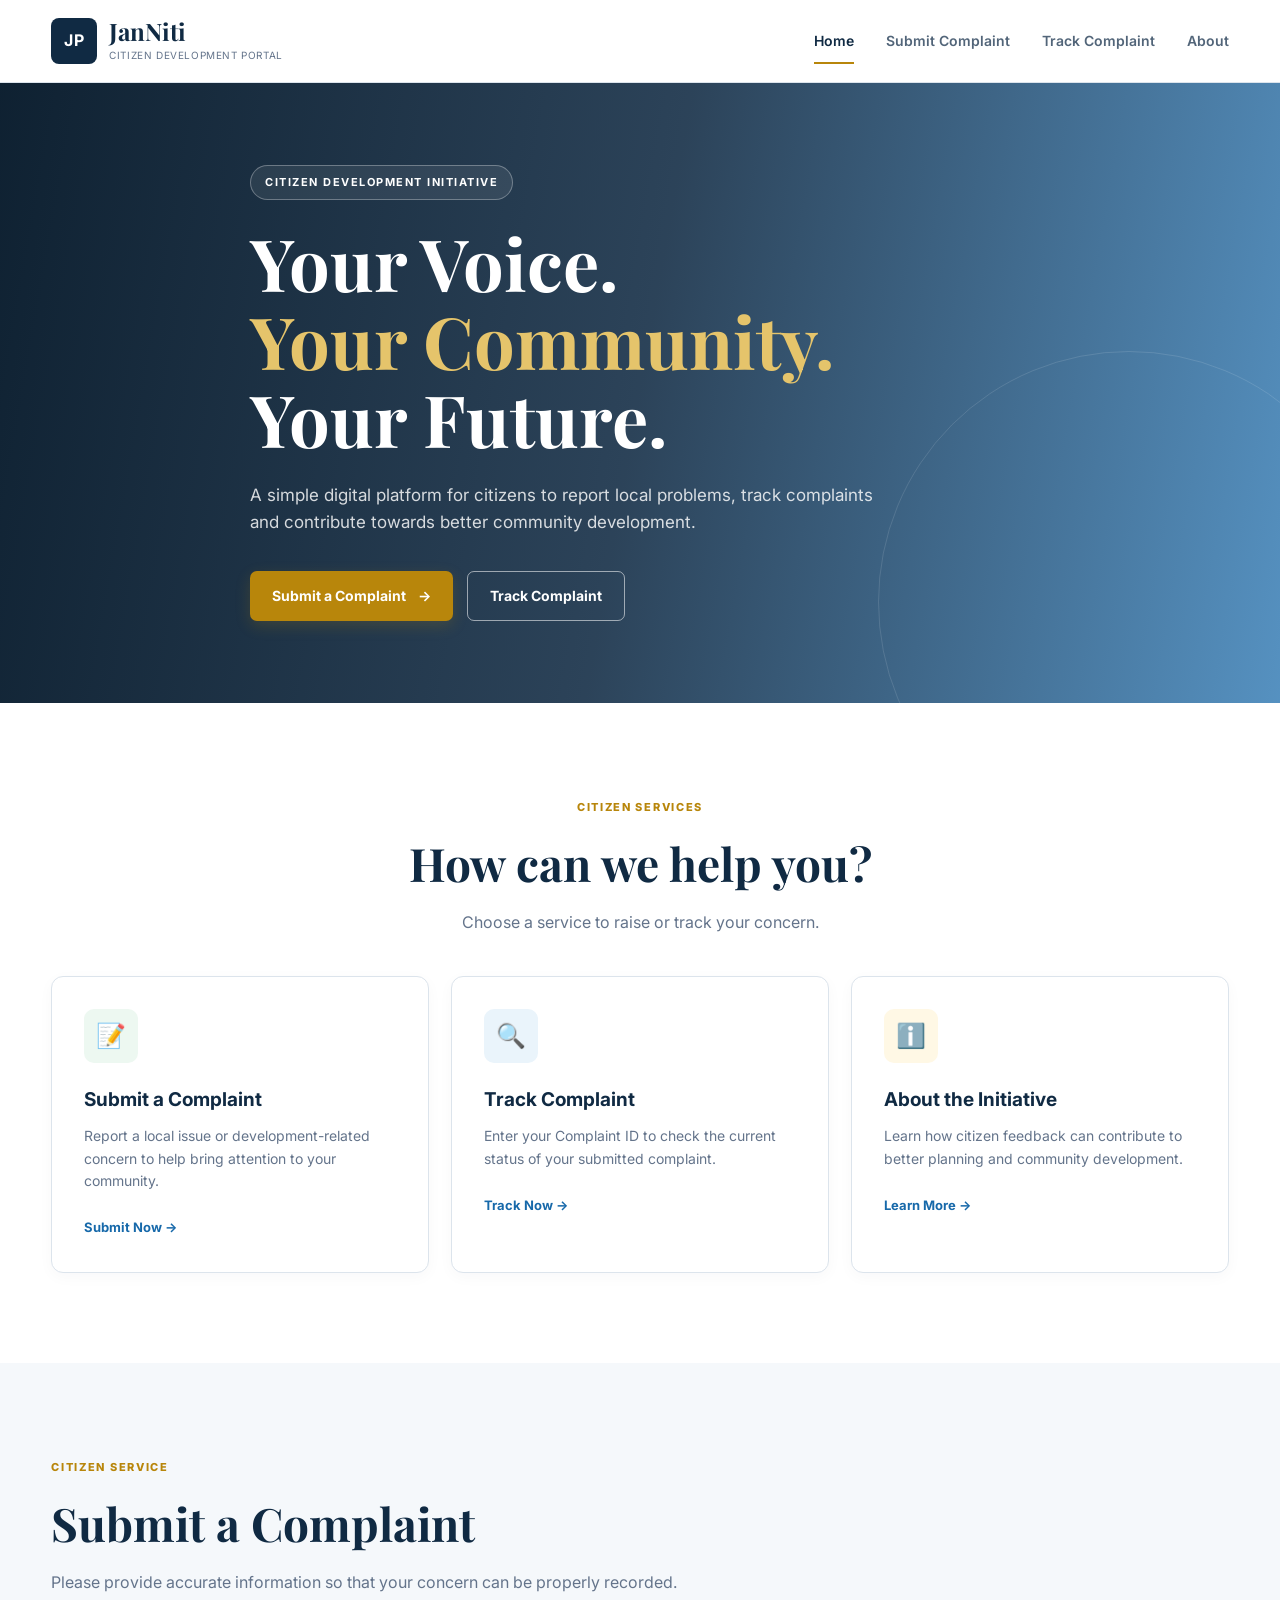
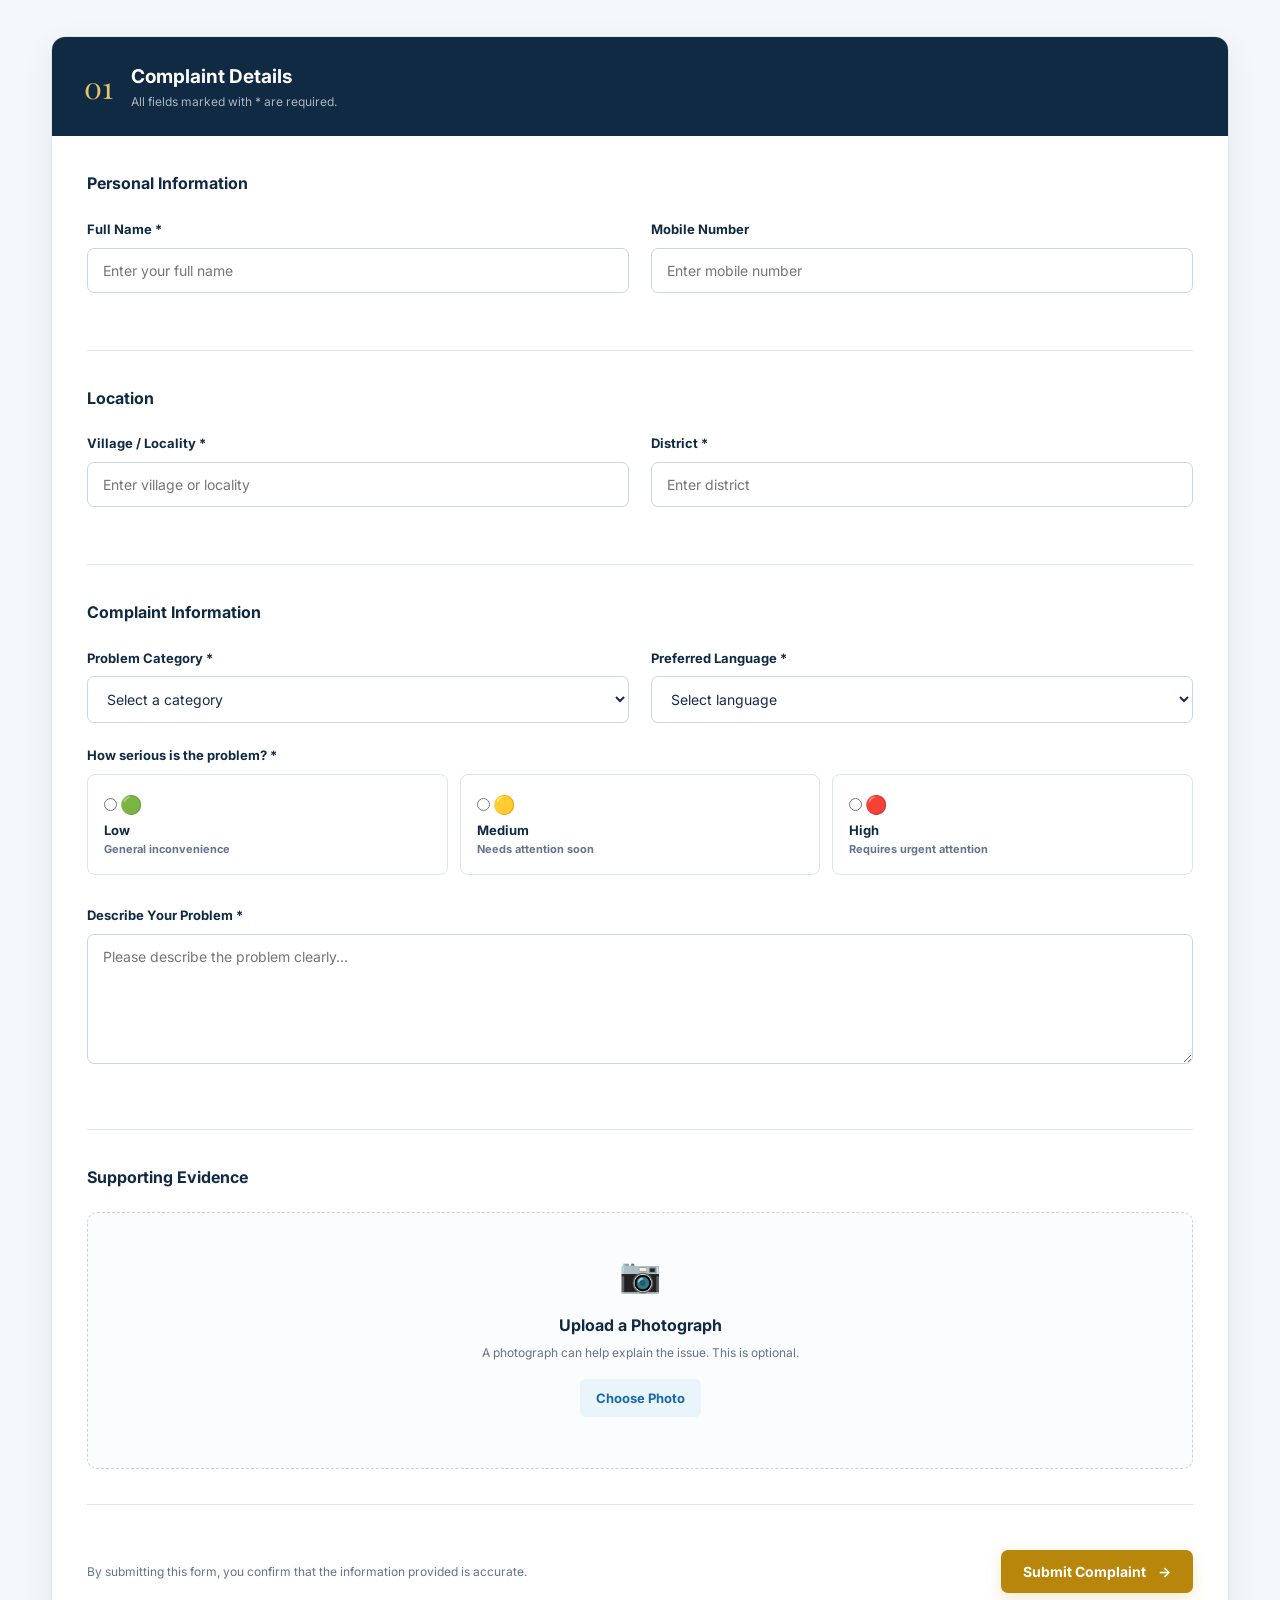
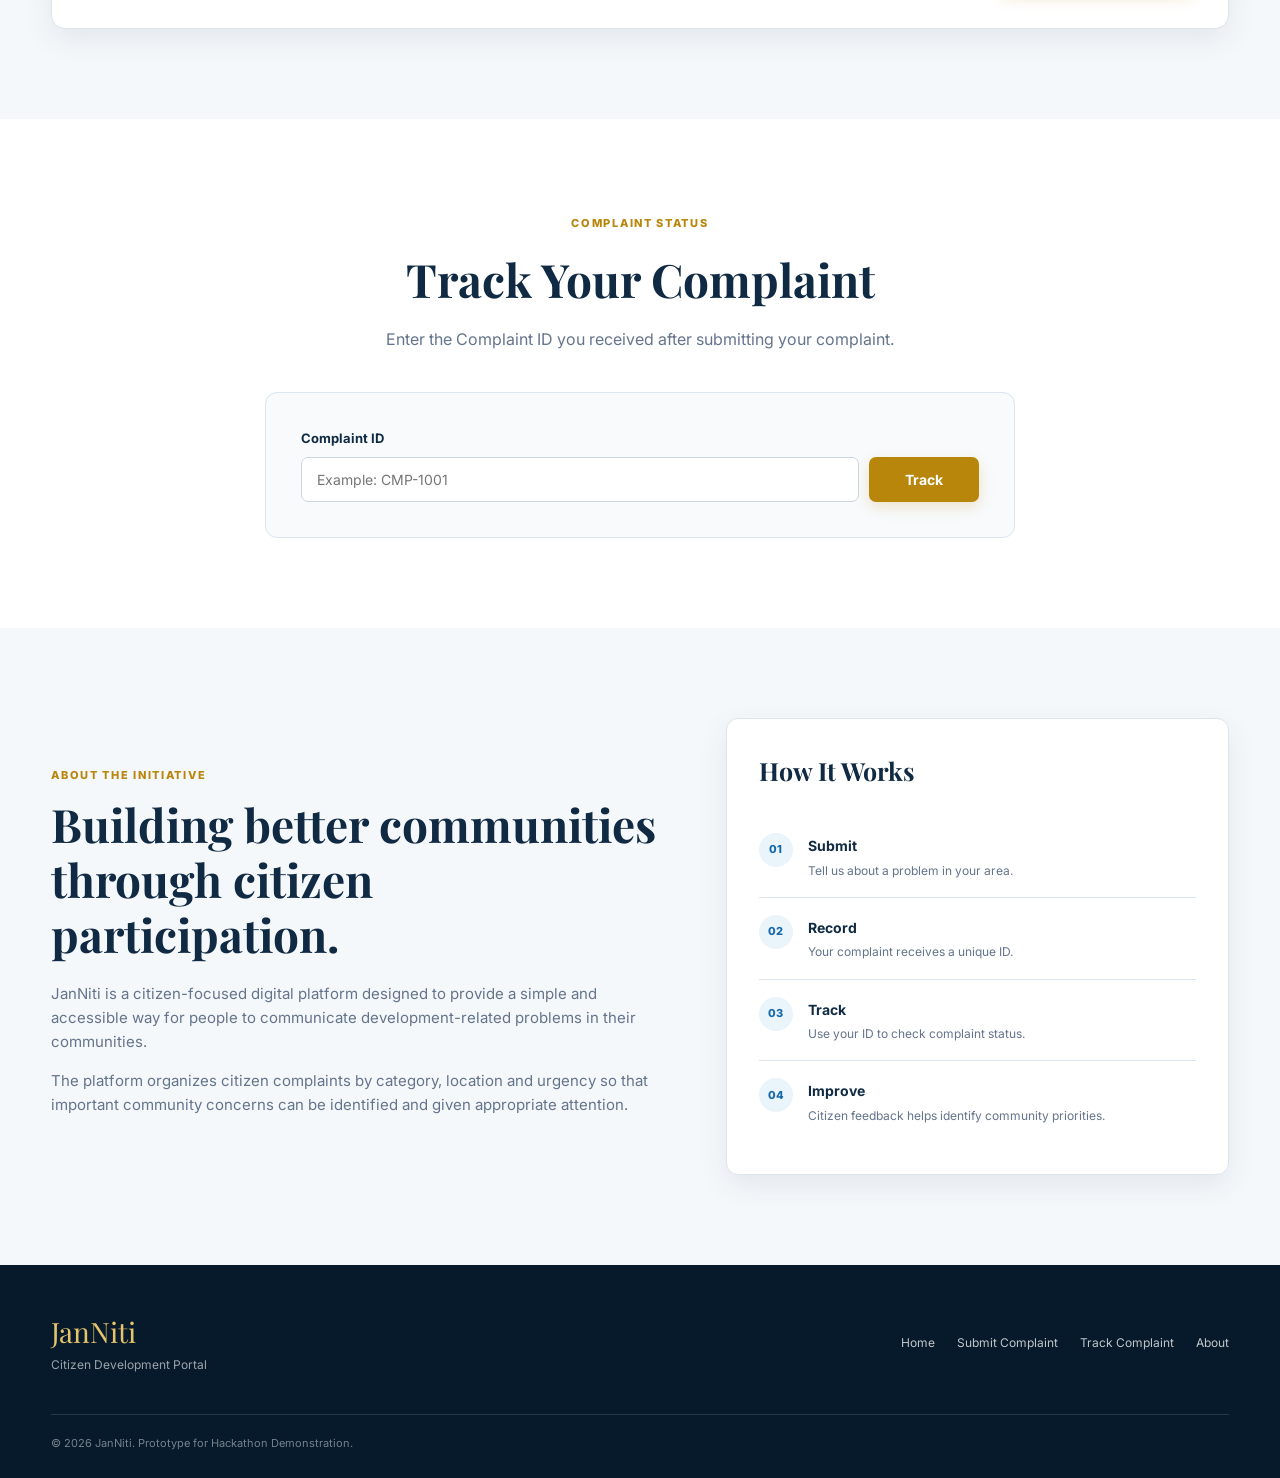
<file: Citizen side/index.html>
<!DOCTYPE html>
<html lang="en">
<head>
    <meta charset="UTF-8">
    <meta name="viewport" content="width=device-width, initial-scale=1.0">

    <title>JanNiti | Citizen Development Portal</title>

    <link rel="stylesheet" href="style.css">

    <!-- Google Font -->
    <link rel="preconnect" href="https://fonts.googleapis.com">
    <link rel="preconnect" href="https://fonts.gstatic.com" crossorigin>
    <link href="https://fonts.googleapis.com/css2?family=Inter:wght@400;500;600;700&family=Playfair+Display:wght@600;700&display=swap" rel="stylesheet">
</head>

<body>

    <!-- ================= HEADER ================= -->

    <header class="header">

        <div class="container nav-container">

            <a href="#home" class="logo">

                <div class="logo-symbol">
                    JP
                </div>

                <div class="logo-text">
                    <strong>JanNiti</strong>
                    <span>Citizen Development Portal</span>
                </div>

            </a>


            <nav class="navbar">

                <a href="#home" class="nav-link active">Home</a>

                <a href="#submit" class="nav-link">
                    Submit Complaint
                </a>

                <a href="#track" class="nav-link">
                    Track Complaint
                </a>

                <a href="#about" class="nav-link">
                    About
                </a>

            </nav>


            <button class="mobile-menu" id="mobileMenu">
                ☰
            </button>

        </div>

    </header>



    <main>

        <!-- ================= HOME ================= -->

        <section id="home" class="hero">

            <div class="hero-overlay"></div>

            <div class="container hero-content">

                <div class="hero-badge">
                    CITIZEN DEVELOPMENT INITIATIVE
                </div>

                <h1>
                    Your Voice.
                    <span>Your Community.</span>
                    Your Future.
                </h1>

                <p>
                    A simple digital platform for citizens to report
                    local problems, track complaints and contribute
                    towards better community development.
                </p>


                <div class="hero-buttons">

                    <a href="#submit" class="btn btn-primary">
                        Submit a Complaint
                        <span>→</span>
                    </a>

                    <a href="#track" class="btn btn-outline">
                        Track Complaint
                    </a>

                </div>

            </div>

        </section>



        <!-- ================= QUICK ACTIONS ================= -->

        <section class="quick-actions">

            <div class="container">

                <div class="section-heading center">

                    <span class="small-title">
                        CITIZEN SERVICES
                    </span>

                    <h2>
                        How can we help you?
                    </h2>

                    <p>
                        Choose a service to raise or track your concern.
                    </p>

                </div>


                <div class="action-grid">

                    <!-- Submit -->

                    <a href="#submit" class="action-card">

                        <div class="action-icon green">
                            📝
                        </div>

                        <h3>
                            Submit a Complaint
                        </h3>

                        <p>
                            Report a local issue or development-related
                            concern to help bring attention to your community.
                        </p>

                        <span class="card-link">
                            Submit Now →
                        </span>

                    </a>


                    <!-- Track -->

                    <a href="#track" class="action-card">

                        <div class="action-icon blue">
                            🔍
                        </div>

                        <h3>
                            Track Complaint
                        </h3>

                        <p>
                            Enter your Complaint ID to check the current
                            status of your submitted complaint.
                        </p>

                        <span class="card-link">
                            Track Now →
                        </span>

                    </a>


                    <!-- About -->

                    <a href="#about" class="action-card">

                        <div class="action-icon gold">
                            ℹ️
                        </div>

                        <h3>
                            About the Initiative
                        </h3>

                        <p>
                            Learn how citizen feedback can contribute to
                            better planning and community development.
                        </p>

                        <span class="card-link">
                            Learn More →
                        </span>

                    </a>

                </div>

            </div>

        </section>



        <!-- ================= SUBMIT COMPLAINT ================= -->

        <section id="submit" class="section submit-section">

            <div class="container">

                <div class="section-heading">

                    <span class="small-title">
                        CITIZEN SERVICE
                    </span>

                    <h2>
                        Submit a Complaint
                    </h2>

                    <p>
                        Please provide accurate information so that your
                        concern can be properly recorded.
                    </p>

                </div>


                <div class="form-wrapper">

                    <div class="form-header">

                        <div>
                            <span class="form-number">
                                01
                            </span>

                            <div>
                                <h3>
                                    Complaint Details
                                </h3>

                                <p>
                                    All fields marked with * are required.
                                </p>
                            </div>
                        </div>

                    </div>


                    <form id="complaintForm">

                        <!-- Personal Details -->

                        <div class="form-section">

                            <h4>
                                Personal Information
                            </h4>

                            <div class="form-grid">

                                <div class="form-group">

                                    <label for="name">
                                        Full Name *
                                    </label>

                                    <input
                                        type="text"
                                        id="name"
                                        placeholder="Enter your full name"
                                        required
                                    >

                                </div>


                                <div class="form-group">

                                    <label for="phone">
                                        Mobile Number
                                    </label>

                                    <input
                                        type="tel"
                                        id="phone"
                                        placeholder="Enter mobile number"
                                    >

                                </div>

                            </div>

                        </div>


                        <!-- Location -->

                        <div class="form-section">

                            <h4>
                                Location
                            </h4>

                            <div class="form-grid">

                                <div class="form-group">

                                    <label for="village">
                                        Village / Locality *
                                    </label>

                                    <input
                                        type="text"
                                        id="village"
                                        placeholder="Enter village or locality"
                                        required
                                    >

                                </div>


                                <div class="form-group">

                                    <label for="district">
                                        District *
                                    </label>

                                    <input
                                        type="text"
                                        id="district"
                                        placeholder="Enter district"
                                        required
                                    >

                                </div>

                            </div>

                        </div>


                        <!-- Complaint -->

                        <div class="form-section">

                            <h4>
                                Complaint Information
                            </h4>

                            <div class="form-grid">

                                <div class="form-group">

                                    <label for="category">
                                        Problem Category *
                                    </label>

                                    <select id="category" required>

                                        <option value="">
                                            Select a category
                                        </option>

                                        <option value="Roads">
                                            Roads & Infrastructure
                                        </option>

                                        <option value="Healthcare">
                                            Healthcare
                                        </option>

                                        <option value="Education">
                                            Education
                                        </option>

                                        <option value="Water">
                                            Water & Sanitation
                                        </option>

                                        <option value="Electricity">
                                            Electricity
                                        </option>

                                        <option value="Employment">
                                            Employment
                                        </option>

                                        <option value="Transport">
                                            Public Transport
                                        </option>

                                        <option value="Other">
                                            Other
                                        </option>

                                    </select>

                                </div>


                                <div class="form-group">

                                    <label for="language">
                                        Preferred Language *
                                    </label>

                                    <select id="language" required>

                                        <option value="">
                                            Select language
                                        </option>

                                        <option value="Assamese">
                                            Assamese
                                        </option>

                                        <option value="Bengali">
                                            Bengali
                                        </option>

                                        <option value="Bodo">
                                            Bodo
                                        </option>

                                        <option value="Dogri">
                                            Dogri
                                        </option>

                                        <option value="Gujarati">
                                            Gujarati
                                        </option>

                                        <option value="Hindi">
                                            Hindi
                                        </option>

                                        <option value="Kannada">
                                            Kannada
                                        </option>
                                        
                                        <option value="Kashmiri">
                                            Kashmiri
                                        </option>

                                        <option value="Konkani">
                                            Konkani
                                        </option>

                                        <option value="Maithili">
                                            Maithili
                                        </option>

                                        <option value="Malayalam">
                                            Malayalam
                                        </option>
                                        
                                        <option value="Manipuri">
                                            Manipuri
                                        </option>

                                        <option value="Marathi">
                                            Marathi
                                        </option>

                                        <option value="Odia">
                                            Odia
                                        </option>

                                        <option value="Punjabi">
                                            Punjabi
                                        </option>
                                        
                                        <option value="Sanskrit">
                                            Sanskrit
                                        </option>

                                         <option value="Santali">
                                            Santali
                                        </option>

                                        <option value="Sindhi">
                                            Sindhi
                                        </option>

                                        <option value="Tamil">
                                            Tamil
                                        </option>

                                        <option value="Telugu">
                                            Telugu
                                        </option>
                                        
                                        <option value="Urdu">
                                            Urdu
                                        </option>

                                    </select>

                                </div>

                            </div>


                            <div class="form-group">

                                <label>
                                    How serious is the problem? *
                                </label>

                                <div class="severity-options">

                                    <label class="severity-card low">

                                        <input
                                            type="radio"
                                            name="severity"
                                            value="Low"
                                            required
                                        >

                                        <span>
                                            🟢
                                        </span>

                                        <div>
                                            <strong>Low</strong>
                                            <small>
                                                General inconvenience
                                            </small>
                                        </div>

                                    </label>


                                    <label class="severity-card medium">

                                        <input
                                            type="radio"
                                            name="severity"
                                            value="Medium"
                                        >

                                        <span>
                                            🟡
                                        </span>

                                        <div>
                                            <strong>Medium</strong>
                                            <small>
                                                Needs attention soon
                                            </small>
                                        </div>

                                    </label>


                                    <label class="severity-card high">

                                        <input
                                            type="radio"
                                            name="severity"
                                            value="High"
                                        >

                                        <span>
                                            🔴
                                        </span>

                                        <div>
                                            <strong>High</strong>
                                            <small>
                                                Requires urgent attention
                                            </small>
                                        </div>

                                    </label>

                                </div>

                            </div>


                            <div class="form-group">

                                <label for="description">
                                    Describe Your Problem *
                                </label>

                                <textarea
                                    id="description"
                                    rows="6"
                                    placeholder="Please describe the problem clearly..."
                                    required
                                ></textarea>

                            </div>

                        </div>


                        <!-- Photo -->

                        <div class="form-section">

                            <h4>
                                Supporting Evidence
                            </h4>

                            <div class="upload-box">

                                <div class="upload-icon">
                                    📷
                                </div>

                                <h4>
                                    Upload a Photograph
                                </h4>

                                <p>
                                    A photograph can help explain the issue.
                                    This is optional.
                                </p>

                                <label for="photo" class="upload-button">
                                    Choose Photo
                                </label>

                                <input
                                    type="file"
                                    id="photo"
                                    accept="image/*"
                                    hidden
                                >

                                <p id="fileName" class="file-name"></p>

                                <img
                                    id="photoPreview"
                                    class="photo-preview"
                                    alt="Selected complaint photo"
                                >

                            </div>

                        </div>


                        <!-- Submit -->

                        <div class="form-footer">

                            <p>
                                By submitting this form, you confirm that
                                the information provided is accurate.
                            </p>

                            <button
                                type="submit"
                                class="btn btn-primary submit-button"
                            >
                                Submit Complaint
                                <span>→</span>
                            </button>

                        </div>

                    </form>

                </div>

            </div>

        </section>



        <!-- ================= SUCCESS ================= -->

        <section
            id="success"
            class="success-section hidden"
        >

            <div class="container">

                <div class="success-card">

                    <div class="success-icon">
                        ✓
                    </div>

                    <span class="small-title">
                        SUBMISSION SUCCESSFUL
                    </span>

                    <h2>
                        Your complaint has been submitted.
                    </h2>

                    <p>
                        Please save your Complaint ID. You will need it
                        to track the status of your complaint.
                    </p>


                    <div class="complaint-id-box">

                        <span>
                            YOUR COMPLAINT ID
                        </span>

                        <strong id="generatedId">
                            CMP-1001
                        </strong>

                    </div>


                    <div class="success-buttons">

                        <button
                            class="btn btn-primary"
                            onclick="copyComplaintId()"
                        >
                            Copy Complaint ID
                        </button>

                        <a
                            href="#track"
                            class="btn btn-secondary"
                        >
                            Track Complaint
                        </a>

                    </div>

                </div>

            </div>

        </section>



        <!-- ================= TRACK ================= -->

        <section id="track" class="section track-section">

            <div class="container">

                <div class="section-heading center">

                    <span class="small-title">
                        COMPLAINT STATUS
                    </span>

                    <h2>
                        Track Your Complaint
                    </h2>

                    <p>
                        Enter the Complaint ID you received after
                        submitting your complaint.
                    </p>

                </div>


                <div class="track-card">

                    <form id="trackForm">

                        <label for="trackId">
                            Complaint ID
                        </label>

                        <div class="track-input">

                            <input
                                type="text"
                                id="trackId"
                                placeholder="Example: CMP-1001"
                                required
                            >

                            <button
                                type="submit"
                                class="btn btn-primary"
                            >
                                Track
                            </button>

                        </div>

                    </form>


                    <div
                        id="trackResult"
                        class="track-result hidden"
                    >

                        <!-- Javascript will insert result here -->

                    </div>

                </div>

            </div>

        </section>



        <!-- ================= ABOUT ================= -->

        <section id="about" class="section about-section">

            <div class="container">

                <div class="about-grid">

                    <div class="about-content">

                        <span class="small-title">
                            ABOUT THE INITIATIVE
                        </span>

                        <h2>
                            Building better communities
                            through citizen participation.
                        </h2>

                        <p>
                            JanNiti is a citizen-focused digital platform
                            designed to provide a simple and accessible
                            way for people to communicate development-related
                            problems in their communities.
                        </p>

                        <p>
                            The platform organizes citizen complaints by
                            category, location and urgency so that important
                            community concerns can be identified and given
                            appropriate attention.
                        </p>

                    </div>


                    <div class="about-card">

                        <h3>
                            How It Works
                        </h3>

                        <div class="process-item">

                            <span>01</span>

                            <div>
                                <strong>Submit</strong>

                                <p>
                                    Tell us about a problem in your area.
                                </p>
                            </div>

                        </div>


                        <div class="process-item">

                            <span>02</span>

                            <div>
                                <strong>Record</strong>

                                <p>
                                    Your complaint receives a unique ID.
                                </p>
                            </div>

                        </div>


                        <div class="process-item">

                            <span>03</span>

                            <div>
                                <strong>Track</strong>

                                <p>
                                    Use your ID to check complaint status.
                                </p>
                            </div>

                        </div>


                        <div class="process-item">

                            <span>04</span>

                            <div>
                                <strong>Improve</strong>

                                <p>
                                    Citizen feedback helps identify
                                    community priorities.
                                </p>
                            </div>

                        </div>

                    </div>

                </div>

            </div>

        </section>

    </main>



    <!-- ================= FOOTER ================= -->

    <footer class="footer">

        <div class="container footer-content">

            <div>

                <div class="footer-logo">
                    JanNiti
                </div>

                <p>
                    Citizen Development Portal
                </p>

            </div>


            <div class="footer-links">

                <a href="#home">
                    Home
                </a>

                <a href="#submit">
                    Submit Complaint
                </a>

                <a href="#track">
                    Track Complaint
                </a>

                <a href="#about">
                    About
                </a>

            </div>


            <div class="footer-bottom">
                © 2026 JanNiti. Prototype for Hackathon Demonstration.
            </div>

        </div>

    </footer>



    <!-- Toast -->

    <div
        id="toast"
        class="toast"
    >
        Complaint ID copied!
    </div>


    <script src="script.js"></script>

</body>
</html>
</file>
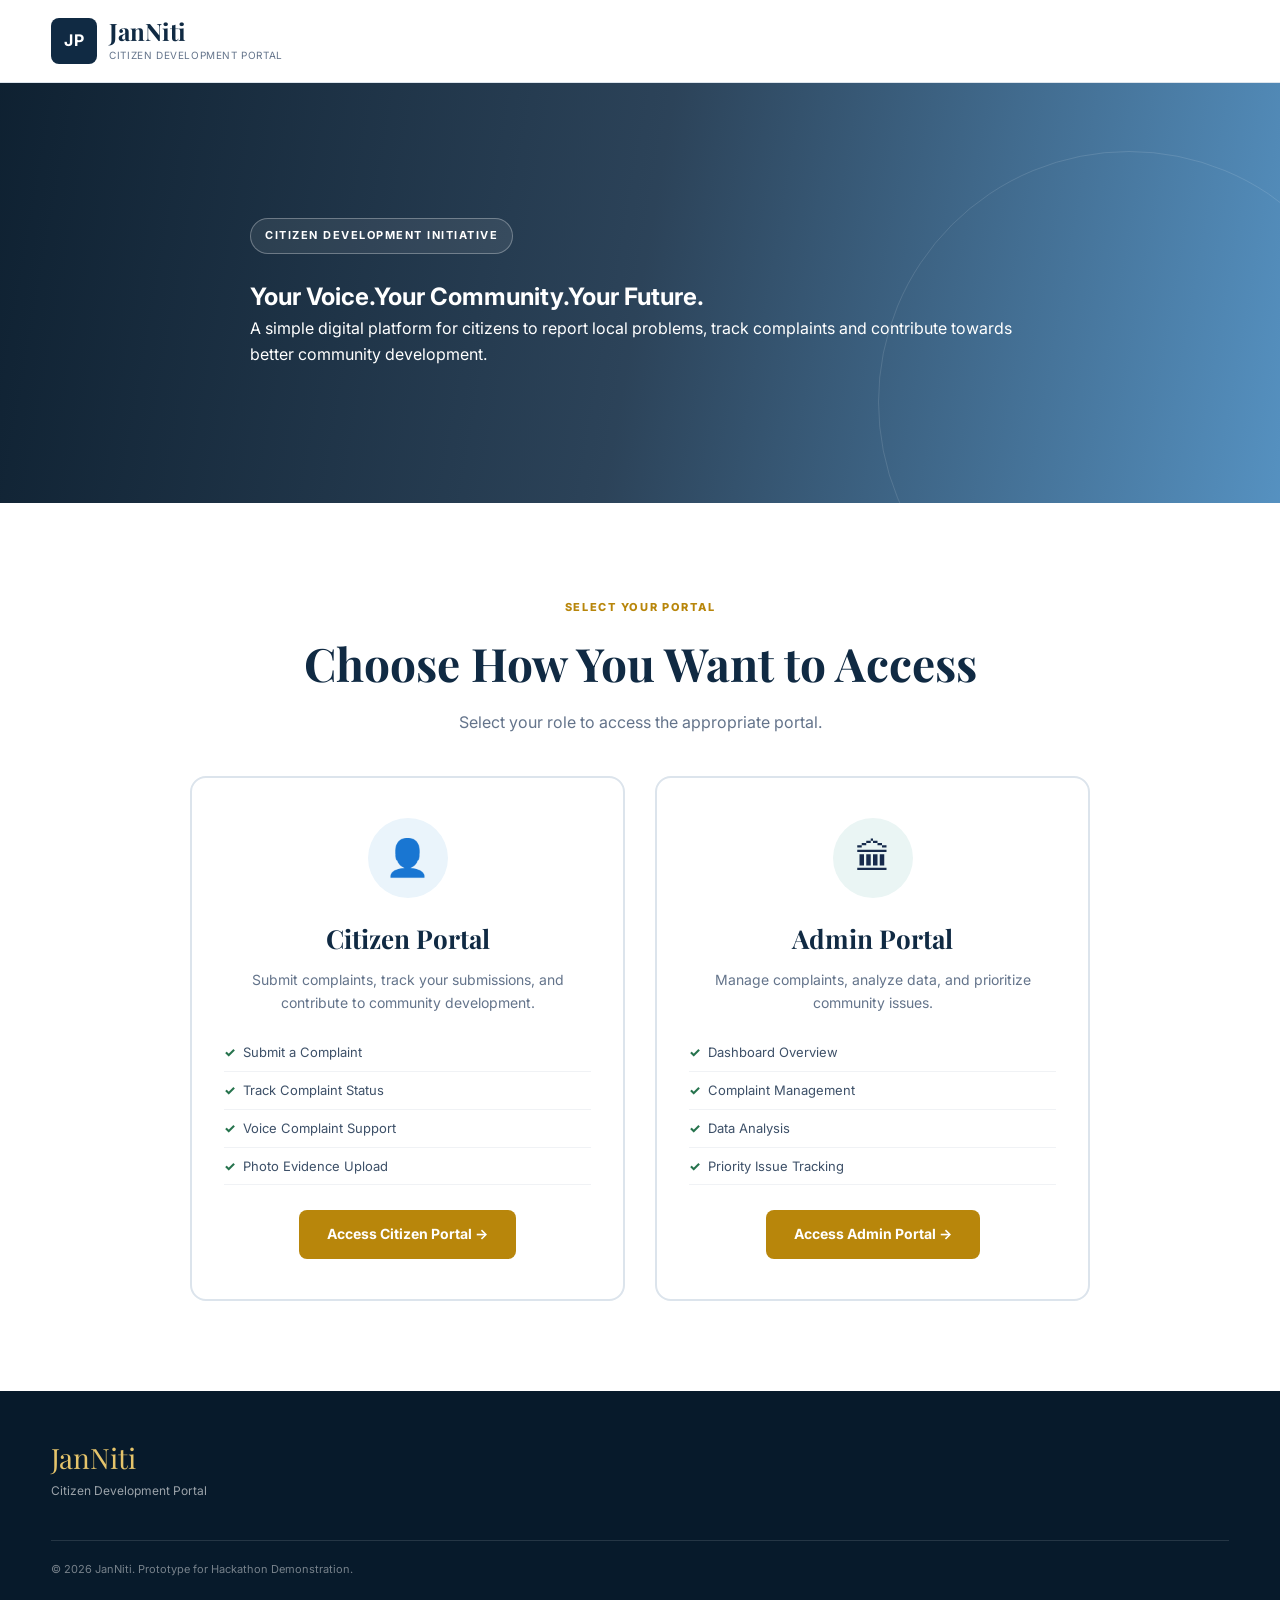
<file: frontend/index.html>
<!DOCTYPE html>
<html lang="en">
<head>
    <meta charset="UTF-8">
    <meta name="viewport" content="width=device-width, initial-scale=1.0">
    <title>JanNiti | Citizen Development Portal</title>
    <link rel="stylesheet" href="styles.css">
    <link rel="preconnect" href="https://fonts.googleapis.com">
    <link rel="preconnect" href="https://fonts.gstatic.com" crossorigin>
    <link href="https://fonts.googleapis.com/css2?family=Inter:wght@400;500;600;700;800&family=Playfair+Display:wght@600;700&display=swap" rel="stylesheet">
</head>
<body>

<!-- =====================================================
     LANDING PAGE - ROLE SELECTOR
===================================================== -->
<div id="landingPage" class="landing-page">

    <header class="landing-header">
        <div class="container nav-container">
            <div class="logo">
                <div class="logo-symbol">JP</div>
                <div class="logo-text">
                    <strong>JanNiti</strong>
                    <span>Citizen Development Portal</span>
                </div>
            </div>
        </div>
    </header>

    <section class="landing-hero">
        <div class="hero-overlay"></div>
        <div class="container hero-content">
            <div class="hero-badge">CITIZEN DEVELOPMENT INITIATIVE</div>
            <h1>Your Voice.<span>Your Community.</span>Your Future.</h1>
            <p>A simple digital platform for citizens to report local problems, track complaints and contribute towards better community development.</p>
        </div>
    </section>

    <section class="role-selector">
        <div class="container">
            <div class="section-heading center">
                <span class="small-title">SELECT YOUR PORTAL</span>
                <h2>Choose How You Want to Access</h2>
                <p>Select your role to access the appropriate portal.</p>
            </div>

            <div class="role-grid">
                <div class="role-card" onclick="showPortal('citizen')">
                    <div class="role-icon citizen-icon">
                        <span>&#x1F464;</span>
                    </div>
                    <h3>Citizen Portal</h3>
                    <p>Submit complaints, track your submissions, and contribute to community development.</p>
                    <ul class="role-features">
                        <li>Submit a Complaint</li>
                        <li>Track Complaint Status</li>
                        <li>Voice Complaint Support</li>
                        <li>Photo Evidence Upload</li>
                    </ul>
                    <span class="role-btn">Access Citizen Portal &rarr;</span>
                </div>

                <div class="role-card" onclick="showPortal('admin')">
                    <div class="role-icon admin-icon">
                        <span>&#x1F3DB;</span>
                    </div>
                    <h3>Admin Portal</h3>
                    <p>Manage complaints, analyze data, and prioritize community issues.</p>
                    <ul class="role-features">
                        <li>Dashboard Overview</li>
                        <li>Complaint Management</li>
                        <li>Data Analysis</li>
                        <li>Priority Issue Tracking</li>
                    </ul>
                    <span class="role-btn">Access Admin Portal &rarr;</span>
                </div>
            </div>
        </div>
    </section>

    <footer class="footer">
        <div class="container footer-content">
            <div>
                <div class="footer-logo">JanNiti</div>
                <p>Citizen Development Portal</p>
            </div>
            <div class="footer-bottom">&copy; 2026 JanNiti. Prototype for Hackathon Demonstration.</div>
        </div>
    </footer>
</div>


<!-- =====================================================
     CITIZEN PORTAL
===================================================== -->
<div id="citizenPortal" class="portal hidden">

    <header class="header">
        <div class="container nav-container">
            <a href="#" class="logo" onclick="showPortal('landing'); return false;">
                <div class="logo-symbol">JP</div>
                <div class="logo-text">
                    <strong>JanNiti</strong>
                    <span>Citizen Development Portal</span>
                </div>
            </a>
            <nav class="navbar">
                <a href="#citizen-home" class="nav-link active" data-citizen-nav="home">Home</a>
                <a href="#citizen-submit" class="nav-link" data-citizen-nav="submit">Submit Complaint</a>
                <a href="#citizen-track" class="nav-link" data-citizen-nav="track">Track Complaint</a>
                <a href="#citizen-about" class="nav-link" data-citizen-nav="about">About</a>
                <a href="#" class="nav-link switch-link" onclick="showPortal('admin'); return false;">Switch to Admin</a>
                <a href="#" class="nav-link" onclick="showPortal('landing'); return false;">Home</a>
            </nav>
            <button class="mobile-menu" id="mobileMenu">&#9776;</button>
        </div>
    </header>

    <main>
        <!-- HOME -->
        <section id="citizen-home" class="hero citizen-section active-section">
            <div class="hero-overlay"></div>
            <div class="container hero-content">
                <div class="hero-badge">CITIZEN DEVELOPMENT INITIATIVE</div>
                <h1>Your Voice.<span>Your Community.</span>Your Future.</h1>
                <p>A simple digital platform for citizens to report local problems, track complaints and contribute towards better community development.</p>
                <div class="hero-buttons">
                    <a href="#citizen-submit" class="btn btn-primary" onclick="showCitizenSection('submit')">Submit a Complaint <span>&rarr;</span></a>
                    <a href="#citizen-track" class="btn btn-outline" onclick="showCitizenSection('track')">Track Complaint</a>
                </div>
            </div>
        </section>

        <!-- QUICK ACTIONS -->
        <section class="quick-actions">
            <div class="container">
                <div class="section-heading center">
                    <span class="small-title">CITIZEN SERVICES</span>
                    <h2>How can we help you?</h2>
                    <p>Choose a service to raise or track your concern.</p>
                </div>
                <div class="action-grid">
                    <a href="#citizen-submit" class="action-card" onclick="showCitizenSection('submit')">
                        <div class="action-icon green">&#x1F4DD;</div>
                        <h3>Submit a Complaint</h3>
                        <p>Report a local issue or development-related concern to help bring attention to your community.</p>
                        <span class="card-link">Submit Now &rarr;</span>
                    </a>
                    <a href="#citizen-track" class="action-card" onclick="showCitizenSection('track')">
                        <div class="action-icon blue">&#x1F50D;</div>
                        <h3>Track Complaint</h3>
                        <p>Enter your Complaint ID to check the current status of your submitted complaint.</p>
                        <span class="card-link">Track Now &rarr;</span>
                    </a>
                    <a href="#citizen-about" class="action-card" onclick="showCitizenSection('about')">
                        <div class="action-icon gold">&#x2139;&#xFE0F;</div>
                        <h3>About the Initiative</h3>
                        <p>Learn how citizen feedback can contribute to better planning and community development.</p>
                        <span class="card-link">Learn More &rarr;</span>
                    </a>
                </div>
            </div>
        </section>

        <!-- SUBMIT COMPLAINT -->
        <section id="citizen-submit" class="section submit-section citizen-section">
            <div class="container">
                <div class="section-heading">
                    <span class="small-title">CITIZEN SERVICE</span>
                    <h2>Submit a Complaint</h2>
                    <p>Please provide accurate information so that your concern can be properly recorded.</p>
                </div>
                <div class="form-wrapper">
                    <div class="form-header">
                        <div>
                            <span class="form-number">01</span>
                            <div>
                                <h3>Complaint Details</h3>
                                <p>All fields marked with * are required.</p>
                            </div>
                        </div>
                    </div>
                    <form id="complaintForm">
                        <div class="form-section">
                            <h4>Personal Information</h4>
                            <div class="form-grid">
                                <div class="form-group">
                                    <label for="name">Full Name *</label>
                                    <input type="text" id="name" placeholder="Enter your full name" required>
                                </div>
                                <div class="form-group">
                                    <label for="phone">Mobile Number</label>
                                    <input type="tel" id="phone" placeholder="Enter mobile number">
                                </div>
                            </div>
                        </div>
                        <div class="form-section">
                            <h4>Location</h4>
                            <div class="form-grid">
                                <div class="form-group">
                                    <label for="village">Village / Locality *</label>
                                    <input type="text" id="village" placeholder="Enter village or locality" required>
                                </div>
                                <div class="form-group">
                                    <label for="district">District *</label>
                                    <input type="text" id="district" placeholder="Enter district" required>
                                </div>
                            </div>
                        </div>
                        <div class="form-section">
                            <h4>Complaint Information</h4>
                            <div class="form-grid">
                                <div class="form-group">
                                    <label for="category">Problem Category *</label>
                                    <select id="category" required>
                                        <option value="">Select a category</option>
                                        <option value="Roads">Roads &amp; Infrastructure</option>
                                        <option value="Healthcare">Healthcare</option>
                                        <option value="Education">Education</option>
                                        <option value="Water">Water &amp; Sanitation</option>
                                        <option value="Electricity">Electricity</option>
                                        <option value="Employment">Employment</option>
                                        <option value="Transport">Public Transport</option>
                                        <option value="Other">Other</option>
                                    </select>
                                </div>
                                <div class="form-group">
                                    <label for="language">Preferred Language *</label>
                                    <select id="language" required>
                                        <option value="">Select language</option>
                                        <option value="Assamese">Assamese</option>
                                        <option value="Bengali">Bengali</option>
                                        <option value="Bodo">Bodo</option>
                                        <option value="Dogri">Dogri</option>
                                        <option value="Gujarati">Gujarati</option>
                                        <option value="Hindi">Hindi</option>
                                        <option value="Kannada">Kannada</option>
                                        <option value="Kashmiri">Kashmiri</option>
                                        <option value="Konkani">Konkani</option>
                                        <option value="Maithili">Maithili</option>
                                        <option value="Malayalam">Malayalam</option>
                                        <option value="Manipuri">Manipuri</option>
                                        <option value="Marathi">Marathi</option>
                                        <option value="Odia">Odia</option>
                                        <option value="Punjabi">Punjabi</option>
                                        <option value="Sanskrit">Sanskrit</option>
                                        <option value="Santali">Santali</option>
                                        <option value="Sindhi">Sindhi</option>
                                        <option value="Tamil">Tamil</option>
                                        <option value="Telugu">Telugu</option>
                                        <option value="Urdu">Urdu</option>
                                    </select>
                                </div>
                            </div>
                            <div class="form-group">
                                <label>How serious is the problem? *</label>
                                <div class="severity-options">
                                    <label class="severity-card low">
                                        <input type="radio" name="severity" value="Low" required>
                                        <span>&#x1F7E2;</span>
                                        <div><strong>Low</strong><small>General inconvenience</small></div>
                                    </label>
                                    <label class="severity-card medium">
                                        <input type="radio" name="severity" value="Medium">
                                        <span>&#x1F7E1;</span>
                                        <div><strong>Medium</strong><small>Needs attention soon</small></div>
                                    </label>
                                    <label class="severity-card high">
                                        <input type="radio" name="severity" value="High">
                                        <span>&#x1F534;</span>
                                        <div><strong>High</strong><small>Requires urgent attention</small></div>
                                    </label>
                                </div>
                            </div>
                            <div class="form-group">
                                <label for="description">Describe Your Problem *</label>
                                <textarea id="description" rows="6" placeholder="Please describe the problem clearly..." required></textarea>
                                <div class="smart-tools">
                                    <button type="button" class="smart-tool" id="voiceButton">&#x1F3A4; Speak Complaint</button>
                                    <button type="button" class="smart-tool" id="similarButton">&#x1F50E; Check Similar Complaints</button>
                                </div>
                                <p id="voiceStatus" class="smart-status"></p>
                                <div id="similarResults" class="smart-results hidden"></div>
                            </div>
                        </div>
                        <div class="form-section">
                            <h4>Supporting Evidence</h4>
                            <div class="upload-box">
                                <div class="upload-icon">&#x1F4F7;</div>
                                <h4>Upload a Photograph</h4>
                                <p>A photograph can help explain the issue. This is optional.</p>
                                <label for="photo" class="upload-button">Choose Photo</label>
                                <input type="file" id="photo" accept="image/*" hidden>
                                <p id="fileName" class="file-name"></p>
                                <img id="photoPreview" class="photo-preview" alt="Selected complaint photo">
                                <div id="photoAnalysis" class="photo-analysis hidden"></div>
                            </div>
                        </div>
                        <div class="form-footer">
                            <p>By submitting this form, you confirm that the information provided is accurate.</p>
                            <button type="submit" class="btn btn-primary submit-button">Submit Complaint <span>&rarr;</span></button>
                        </div>
                    </form>
                </div>
            </div>
        </section>

        <!-- SUCCESS -->
        <section id="success" class="success-section hidden">
            <div class="container">
                <div class="success-card">
                    <div class="success-icon">&#x2713;</div>
                    <span class="small-title">SUBMISSION SUCCESSFUL</span>
                    <h2>Your complaint has been submitted.</h2>
                    <p>Please save your Complaint ID. You will need it to track the status of your complaint.</p>
                    <div class="complaint-id-box">
                        <span>YOUR COMPLAINT ID</span>
                        <strong id="generatedId">CMP-1001</strong>
                    </div>
                    <div class="success-buttons">
                        <button class="btn btn-primary" onclick="copyComplaintId()">Copy Complaint ID</button>
                        <a href="#citizen-track" class="btn btn-secondary" onclick="showCitizenSection('track')">Track Complaint</a>
                    </div>
                </div>
            </div>
        </section>

        <!-- TRACK -->
        <section id="citizen-track" class="section track-section citizen-section">
            <div class="container">
                <div class="section-heading center">
                    <span class="small-title">COMPLAINT STATUS</span>
                    <h2>Track Your Complaint</h2>
                    <p>Enter the Complaint ID you received after submitting your complaint.</p>
                </div>
                <div class="track-card">
                    <form id="trackForm">
                        <label for="trackId">Complaint ID</label>
                        <div class="track-input">
                            <input type="text" id="trackId" placeholder="Example: CMP-1001" required>
                            <button type="submit" class="btn btn-primary">Track</button>
                        </div>
                    </form>
                    <div id="trackResult" class="track-result hidden"></div>
                </div>
            </div>
        </section>

        <!-- ABOUT -->
        <section id="citizen-about" class="section about-section citizen-section">
            <div class="container">
                <div class="about-grid">
                    <div class="about-content">
                        <span class="small-title">ABOUT THE INITIATIVE</span>
                        <h2>Building better communities through citizen participation.</h2>
                        <p>JanNiti is a citizen-focused digital platform designed to provide a simple and accessible way for people to communicate development-related problems in their communities.</p>
                        <p>The platform organizes citizen complaints by category, location and urgency so that important community concerns can be identified and given appropriate attention.</p>
                    </div>
                    <div class="about-card">
                        <h3>How It Works</h3>
                        <div class="process-item"><span>01</span><div><strong>Submit</strong><p>Tell us about a problem in your area.</p></div></div>
                        <div class="process-item"><span>02</span><div><strong>Record</strong><p>Your complaint receives a unique ID.</p></div></div>
                        <div class="process-item"><span>03</span><div><strong>Track</strong><p>Use your ID to check complaint status.</p></div></div>
                        <div class="process-item"><span>04</span><div><strong>Improve</strong><p>Citizen feedback helps identify community priorities.</p></div></div>
                    </div>
                </div>
            </div>
        </section>
    </main>

    <footer class="footer">
        <div class="container footer-content">
            <div>
                <div class="footer-logo">JanNiti</div>
                <p>Citizen Development Portal</p>
            </div>
            <div class="footer-links">
                <a href="#citizen-home" onclick="showCitizenSection('home')">Home</a>
                <a href="#citizen-submit" onclick="showCitizenSection('submit')">Submit Complaint</a>
                <a href="#citizen-track" onclick="showCitizenSection('track')">Track Complaint</a>
                <a href="#citizen-about" onclick="showCitizenSection('about')">About</a>
            </div>
            <div class="footer-bottom">&copy; 2026 JanNiti. Prototype for Hackathon Demonstration.</div>
        </div>
    </footer>

    <div id="citizenToast" class="toast">Complaint ID copied!</div>
</div>


<!-- =====================================================
     ADMIN PORTAL
===================================================== -->
<div id="adminPortal" class="portal hidden">

    <!-- ADMIN LOGIN SCREEN -->
    <div id="adminLoginScreen" class="admin-login-screen">
        <div class="admin-login-card">
            <div class="admin-login-header">
                <div class="admin-login-logo">
                    <div class="logo-symbol">JN</div>
                </div>
                <h2>Admin Login</h2>
                <p>Sign in to access the administration dashboard</p>
            </div>
            <form id="adminLoginForm" class="admin-login-form">
                <div class="admin-login-field">
                    <label for="adminUsername">Username</label>
                    <input type="text" id="adminUsername" placeholder="Enter username" required autocomplete="username">
                </div>
                <div class="admin-login-field">
                    <label for="adminPassword">Password</label>
                    <input type="password" id="adminPassword" placeholder="Enter password" required autocomplete="current-password">
                </div>
                <div id="adminLoginError" class="admin-login-error hidden"></div>
                <button type="submit" id="adminLoginBtn" class="btn btn-primary admin-login-btn">
                    <span class="admin-login-btn-text">Sign In</span>
                    <span class="admin-login-btn-loading hidden">Signing in...</span>
                </button>
            </form>
            <div class="admin-login-footer">
                <a href="#" onclick="showPortal('landing'); return false;">Back to Home</a>
            </div>
        </div>
    </div>

    <!-- ADMIN DASHBOARD (hidden until authenticated) -->
    <div id="adminDashboard" class="hidden">
    <aside class="sidebar" id="sidebar">
        <div class="brand" onclick="adminLogout()" title="Click to logout" style="cursor:pointer;">
            <div class="brand-logo">JN</div>
            <div class="brand-info">
                <h2>JanNiti</h2>
                <span>Government Portal</span>
            </div>
        </div>
        <div class="nav-title">ADMINISTRATION</div>
        <nav class="side-nav">
            <button class="nav-button active" data-section="dashboard"><span class="nav-icon">&#x25A6;</span><span>Dashboard</span></button>
            <button class="nav-button" data-section="complaints"><span class="nav-icon">&#x25A4;</span><span>Complaints</span></button>
            <button class="nav-button" data-section="analysis"><span class="nav-icon">&#x25EB;</span><span>Analysis</span></button>
            <button class="nav-button" data-section="priority"><span class="nav-icon">&#x25C6;</span><span>Priority Issues</span></button>
            <button class="nav-button" onclick="showPortal('landing')"><span class="nav-icon">&#x2302;</span><span>Home</span></button>
        </nav>
        <div class="admin-profile">
            <div class="avatar">AD</div>
            <div>
                <strong>Administrator</strong>
                <small>District Administration</small>
            </div>
            <button class="admin-logout-btn" onclick="adminLogout()" title="Logout">Logout</button>
        </div>
    </aside>

    <main class="main-content">
        <header class="topbar">
            <div class="topbar-left">
                <button class="menu-button" id="menuButton">&#9776;</button>
                <div>
                    <span class="top-label">ADMINISTRATIVE PORTAL</span>
                    <h1 id="pageTitle">Development Dashboard</h1>
                </div>
            </div>
            <div class="topbar-right">
                <a href="#" class="switch-link-admin" onclick="showPortal('citizen'); return false;">Switch to Citizen</a>
                <span id="currentDate"></span>
                <div class="notification">&#x1F514;<span id="notificationCount">0</span></div>
            </div>
        </header>

        <div class="page-container">
            <!-- DASHBOARD -->
            <section class="page-section active-section" id="dashboard">
                <div class="section-header">
                    <div>
                        <span class="section-label">OVERVIEW</span>
                        <h2>Community Feedback Overview</h2>
                        <p>Monitor citizen complaints and development issues.</p>
                    </div>
                    <button class="refresh-button" id="refreshButton">&#x21BB; Refresh Data</button>
                </div>
                <div class="stats-grid">
                    <div class="stat-card"><div class="stat-icon teal">&#x25A4;</div><div><span>Total Complaints</span><strong id="totalComplaints">0</strong><small>All submitted complaints</small></div></div>
                    <div class="stat-card"><div class="stat-icon gold">&#x23F7;</div><div><span>Pending</span><strong id="pendingComplaints">0</strong><small>Awaiting review</small></div></div>
                    <div class="stat-card"><div class="stat-icon orange">!</div><div><span>Under Review</span><strong id="reviewComplaints">0</strong><small>Currently being reviewed</small></div></div>
                    <div class="stat-card"><div class="stat-icon green">&#x2713;</div><div><span>Resolved</span><strong id="resolvedComplaints">0</strong><small>Successfully resolved</small></div></div>
                </div>
                <div class="two-column">
                    <div class="card">
                        <div class="card-header">
                            <div><span class="section-label">COMMUNITY NEEDS</span><h3>Priority Issues</h3></div>
                            <span class="gold-symbol">&#x25C6;</span>
                        </div>
                        <div id="dashboardPriorityList"></div>
                        <button class="text-button" data-section-target="priority">View All Priority Issues &rarr;</button>
                    </div>
                    <div class="card">
                        <div class="card-header">
                            <div><span class="section-label">DISTRIBUTION</span><h3>Issue Categories</h3></div>
                        </div>
                        <div id="dashboardCategoryList"></div>
                        <button class="text-button" data-section-target="analysis">View Full Analysis &rarr;</button>
                    </div>
                </div>
                <div class="card large-card">
                    <div class="card-header">
                        <div><span class="section-label">CITIZEN REPORTS</span><h3>Recent Complaints</h3></div>
                        <button class="text-button" data-section-target="complaints">View All &rarr;</button>
                    </div>
                    <div class="table-container">
                        <table>
                            <thead><tr><th>ID</th><th>Category</th><th>Location</th><th>Severity</th><th>Status</th><th>Priority</th><th>Action</th></tr></thead>
                            <tbody id="dashboardTable"></tbody>
                        </table>
                    </div>
                </div>
            </section>

            <!-- COMPLAINTS -->
            <section class="page-section" id="complaints">
                <div class="section-header">
                    <div>
                        <span class="section-label">CITIZEN REPORTS</span>
                        <h2>Complaint Management</h2>
                        <p>Review and manage complaints submitted by citizens.</p>
                    </div>
                </div>
                <div class="filter-card">
                    <div class="search-box"><span>&#x2315;</span><input type="text" id="searchInput" placeholder="Search complaint ID, category or location..."></div>
                    <select id="statusFilter">
                        <option value="All">All Status</option>
                        <option value="Submitted">Submitted</option>
                        <option value="Under Review">Under Review</option>
                        <option value="Action Planned">Action Planned</option>
                        <option value="Resolved">Resolved</option>
                    </select>
                    <select id="severityFilter">
                        <option value="All">All Severity</option>
                        <option value="High">High</option>
                        <option value="Medium">Medium</option>
                        <option value="Low">Low</option>
                    </select>
                </div>
                <div class="card large-card">
                    <div class="table-container">
                        <table>
                            <thead><tr><th>Complaint ID</th><th>Category</th><th>Citizen</th><th>Location</th><th>Severity</th><th>Status</th><th>Priority</th><th>Action</th></tr></thead>
                            <tbody id="complaintsTable"></tbody>
                        </table>
                    </div>
                </div>
            </section>

            <!-- ANALYSIS -->
            <section class="page-section" id="analysis">
                <div class="section-header">
                    <div>
                        <span class="section-label">DATA ANALYSIS</span>
                        <h2>Complaint Analysis</h2>
                        <p>Understand the distribution of citizen complaints.</p>
                    </div>
                </div>
                <div class="analysis-grid">
                    <div class="card">
                        <div class="card-header"><div><span class="section-label">CATEGORY</span><h3>Complaints by Category</h3></div></div>
                        <div id="analysisCategoryList"></div>
                    </div>
                    <div class="card">
                        <div class="card-header"><div><span class="section-label">STATUS</span><h3>Complaint Status</h3></div></div>
                        <div id="statusAnalysis"></div>
                    </div>
                </div>
                <div class="card">
                    <div class="card-header"><div><span class="section-label">SUMMARY</span><h3>Administrative Summary</h3></div></div>
                    <div class="summary-grid" id="summaryGrid"></div>
                </div>
            </section>

            <!-- PRIORITY -->
            <section class="page-section" id="priority">
                <div class="section-header">
                    <div>
                        <span class="section-label">URGENT ISSUES</span>
                        <h2>Priority Issues</h2>
                        <p>Complaints requiring greater administrative attention.</p>
                    </div>
                </div>
                <div class="priority-banner">
                    <div><strong>Priority Score</strong><p>Higher scores indicate issues that may require earlier attention.</p></div>
                    <div class="priority-legend">
                        <span class="high">&#x25CF; High</span>
                        <span class="medium">&#x25CF; Medium</span>
                        <span class="low">&#x25CF; Low</span>
                    </div>
                </div>
                <div class="card large-card">
                    <div class="table-container">
                        <table>
                            <thead><tr><th>Rank</th><th>Category</th><th>Reported issues</th><th>Citizen demand</th><th>Urgency weight</th><th>Hotspot score</th><th>Priority score</th><th>Band</th></tr></thead>
                            <tbody id="priorityTable"></tbody>
                        </table>
                    </div>
                </div>
            </section>
        </div>
    </main>

    <!-- COMPLAINT DETAILS MODAL -->
    <div class="modal-overlay hidden" id="modalOverlay">
        <div class="modal">
            <button class="close-modal" id="closeModal">&times;</button>
            <span class="section-label">COMPLAINT DETAILS</span>
            <h2 id="modalTitle">Complaint</h2>
            <p class="modal-id" id="modalId"></p>
            <div class="details-grid" id="modalDetails"></div>
            <div class="description-box"><span>COMPLAINT DESCRIPTION</span><p id="modalDescription"></p></div>
            <div class="status-update">
                <label>Update Complaint Status</label>
                <select id="modalStatus">
                    <option value="Submitted">Submitted</option>
                    <option value="Under Review">Under Review</option>
                    <option value="Action Planned">Action Planned</option>
                    <option value="Resolved">Resolved</option>
                </select>
                <button id="updateStatusButton">Update Status</button>
            </div>
        </div>
    </div>

    <div class="toast" id="adminToast">Updated successfully</div>
    </div><!-- end adminDashboard -->
</div><!-- end adminPortal -->


<!-- =====================================================
     BACKEND API URL
     Local development points at the FastAPI dev server.
     For deployment, change this line to your hosted backend
     URL, e.g.  window.CIVICAI_API_URL = "https://civicai.onrender.com";
     app.js reads this via window.CIVICAI_API_URL with a
     fallback to http://127.0.0.1:8010.
===================================================== -->
<script>
    window.CIVICAI_API_URL = "http://127.0.0.1:8010";
</script>
<script src="app.js"></script>
</body>
</html>
</file>
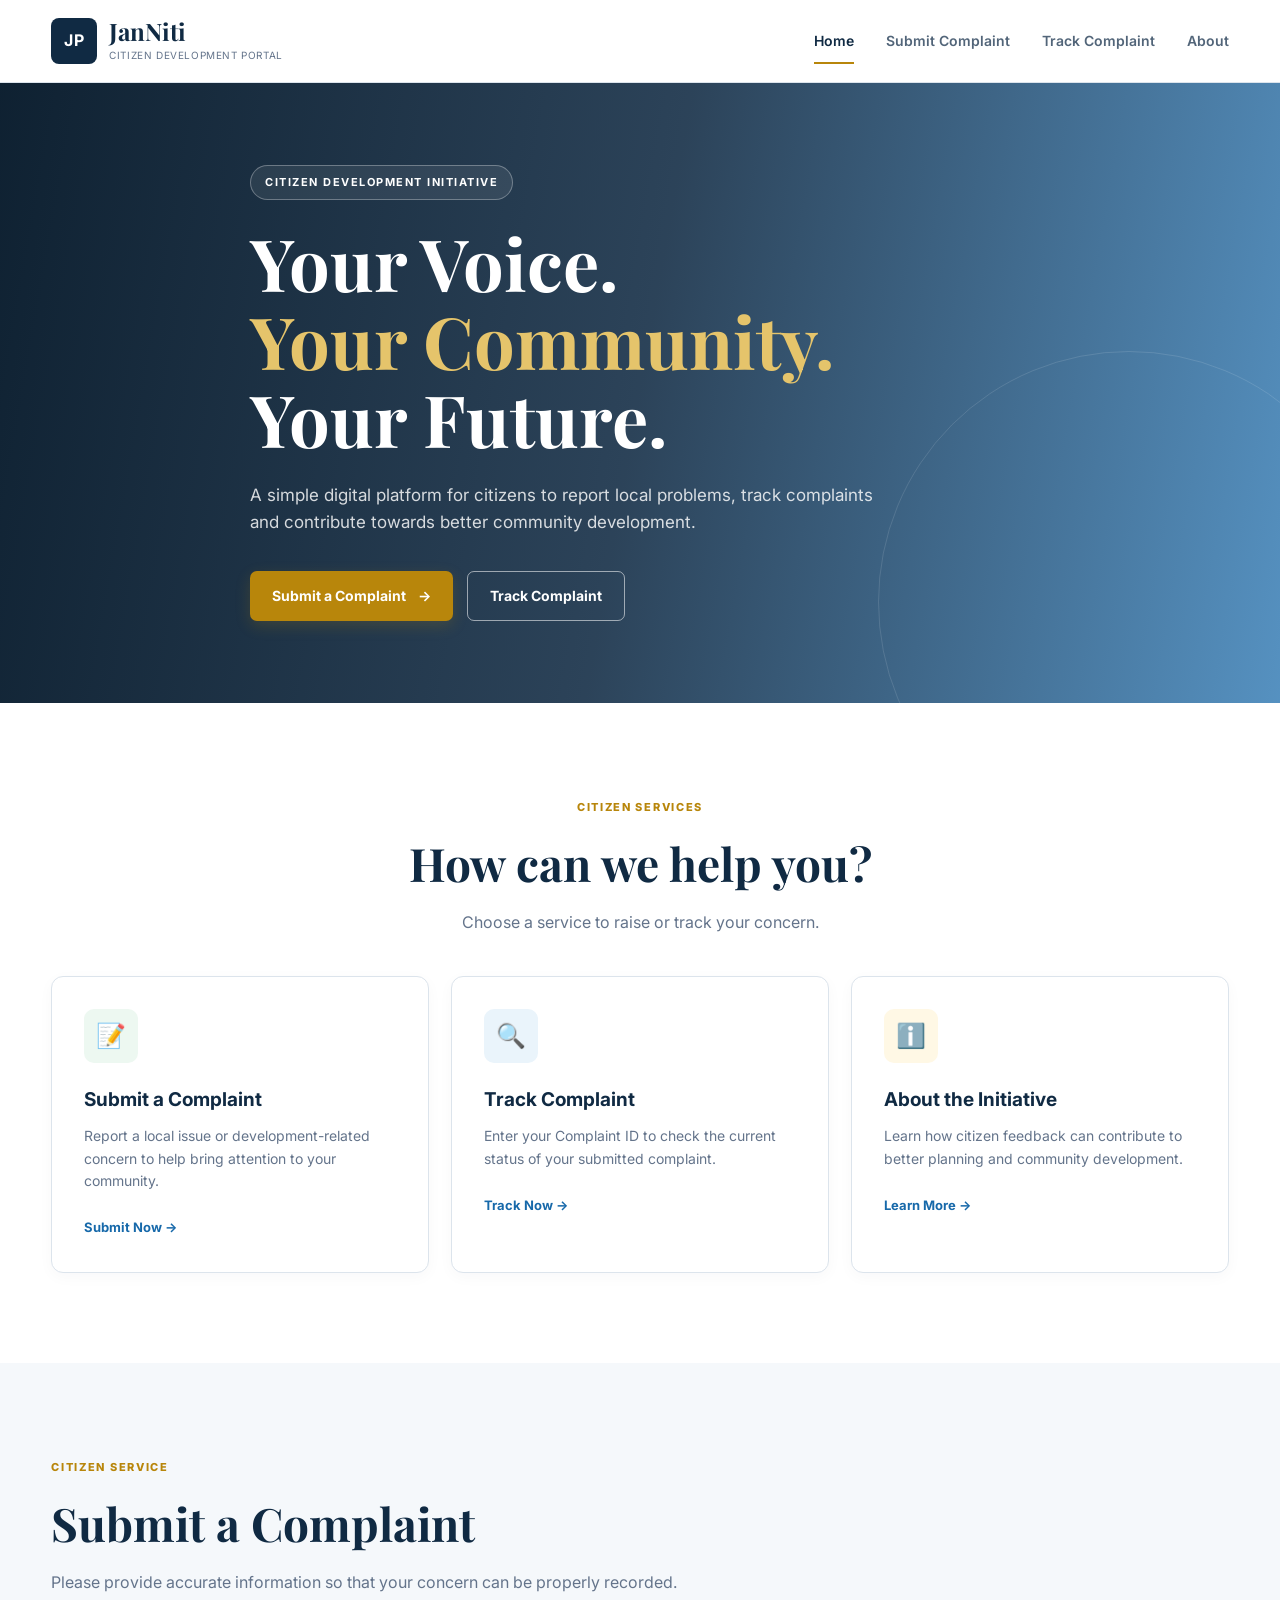
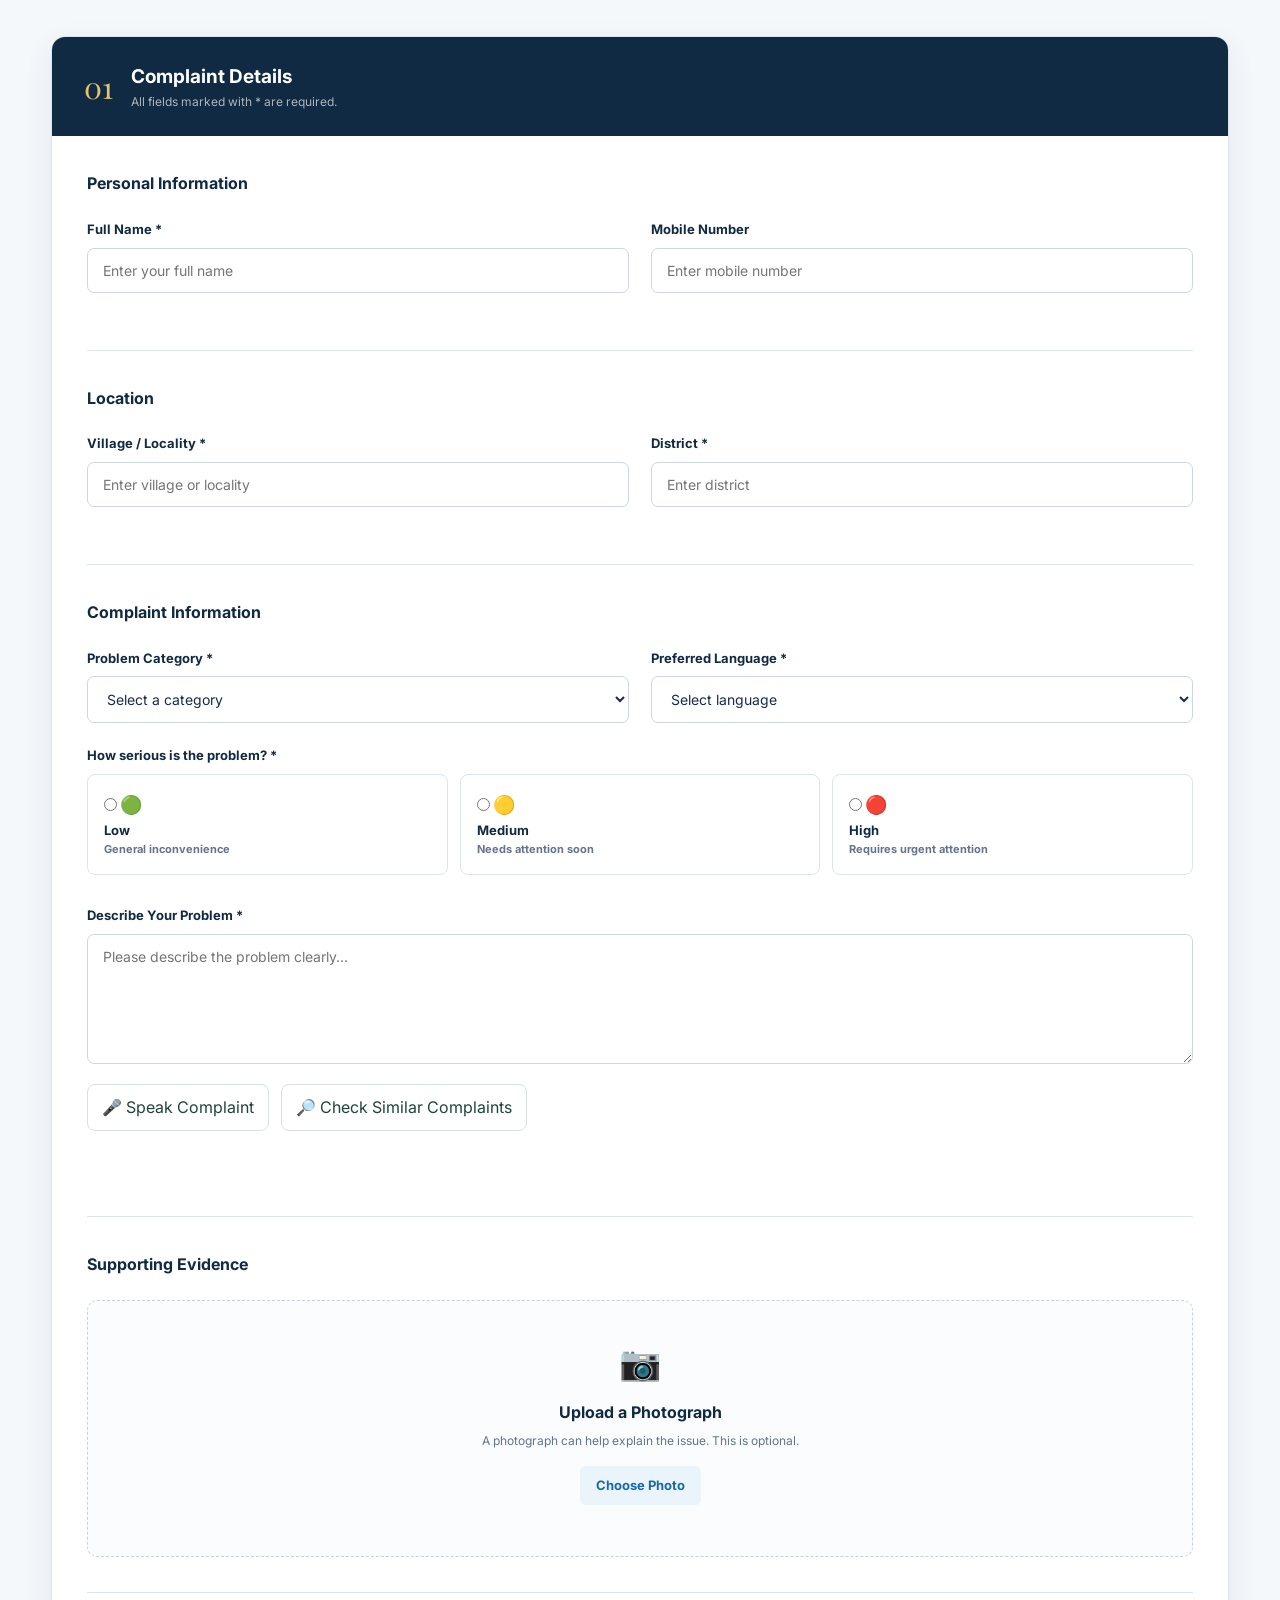
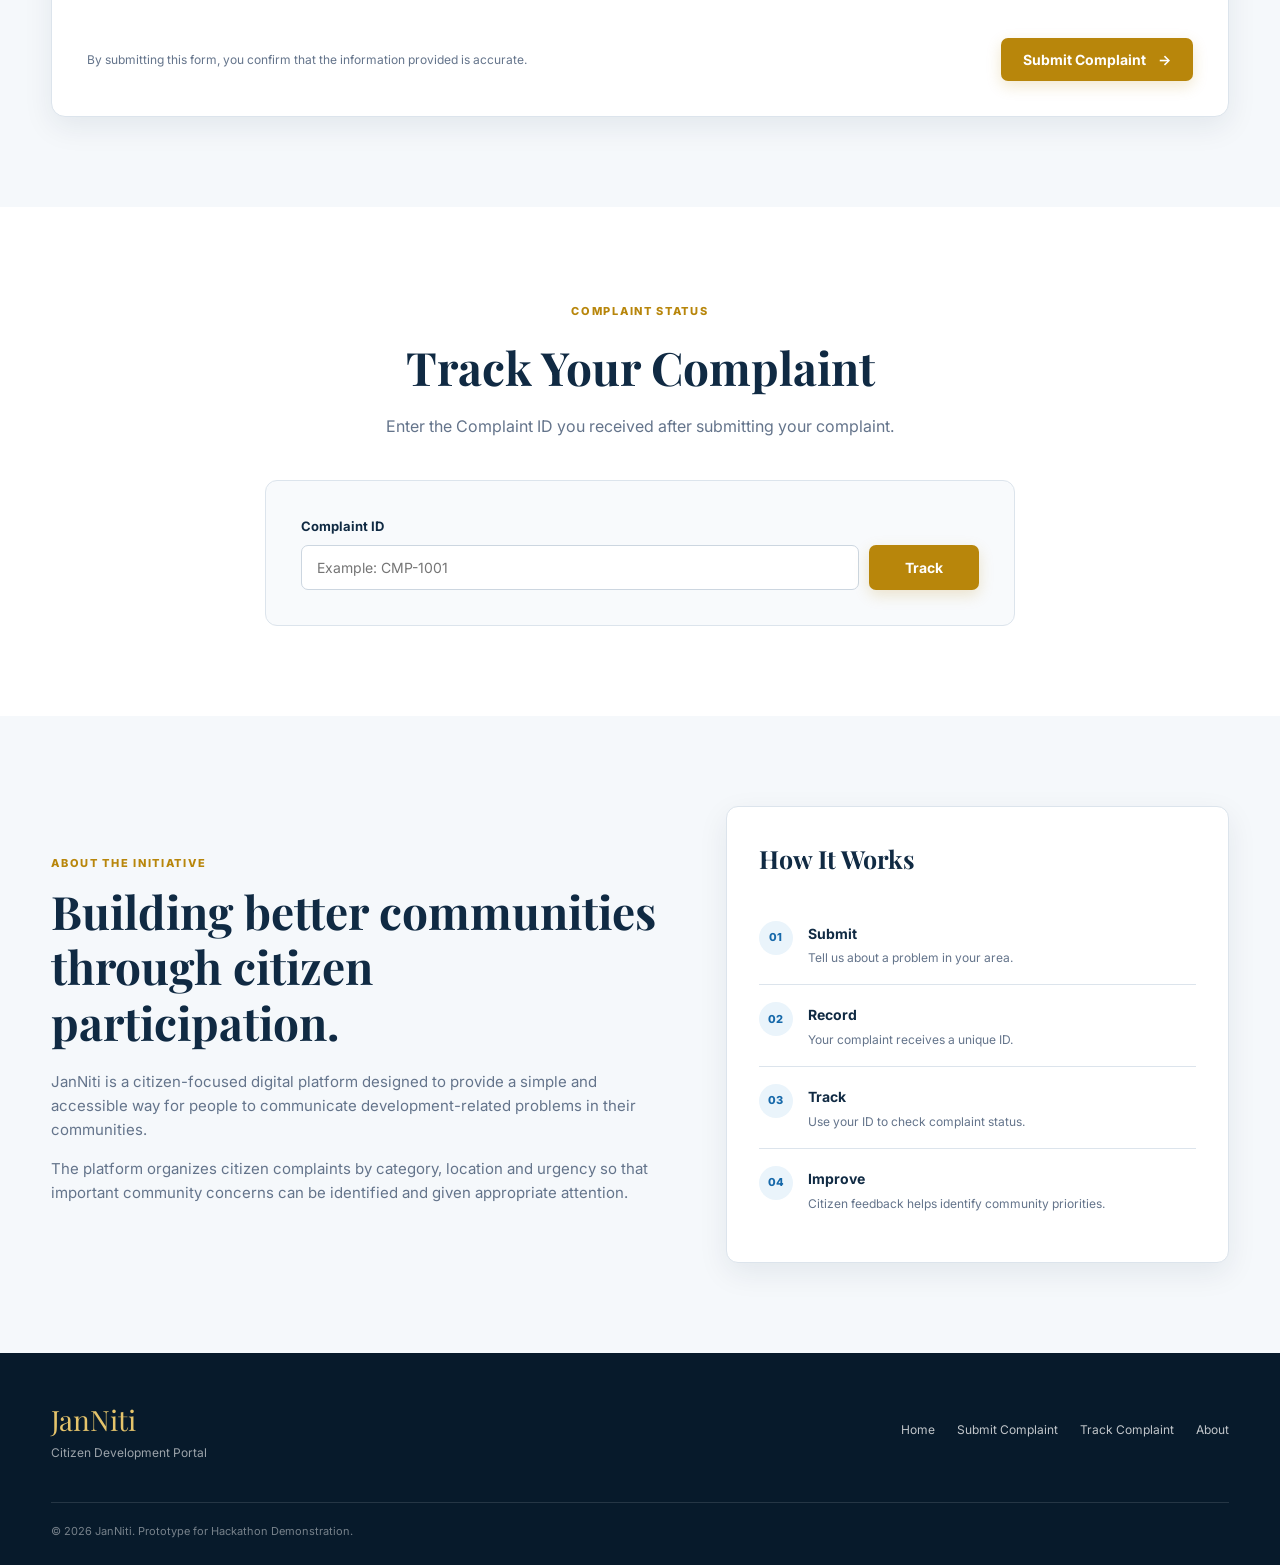
<file: frontend/Citizen side/index.html>
<!DOCTYPE html>
<html lang="en">
<head>
    <meta charset="UTF-8">
    <meta name="viewport" content="width=device-width, initial-scale=1.0">

    <title>JanNiti | Citizen Development Portal</title>

    <link rel="stylesheet" href="style.css">


    <!-- Google Font -->
    <link rel="preconnect" href="https://fonts.googleapis.com">
    <link rel="preconnect" href="https://fonts.gstatic.com" crossorigin>
    <link href="https://fonts.googleapis.com/css2?family=Inter:wght@400;500;600;700&family=Playfair+Display:wght@600;700&display=swap" rel="stylesheet">
</head>

<body>

    <!-- ================= HEADER ================= -->

    <header class="header">

        <div class="container nav-container">

            <a href="#home" class="logo">

                <div class="logo-symbol">
                    JP
                </div>

                <div class="logo-text">
                    <strong>JanNiti</strong>
                    <span>Citizen Development Portal</span>
                </div>

            </a>


            <nav class="navbar">

                <a href="#home" class="nav-link active">Home</a>

                <a href="#submit" class="nav-link">
                    Submit Complaint
                </a>

                <a href="#track" class="nav-link">
                    Track Complaint
                </a>

                <a href="#about" class="nav-link">
                    About
                </a>

            </nav>


            <button class="mobile-menu" id="mobileMenu">
                ☰
            </button>

        </div>

    </header>



    <main>

        <!-- ================= HOME ================= -->

        <section id="home" class="hero">

            <div class="hero-overlay"></div>

            <div class="container hero-content">

                <div class="hero-badge">
                    CITIZEN DEVELOPMENT INITIATIVE
                </div>

                <h1>
                    Your Voice.
                    <span>Your Community.</span>
                    Your Future.
                </h1>

                <p>
                    A simple digital platform for citizens to report
                    local problems, track complaints and contribute
                    towards better community development.
                </p>


                <div class="hero-buttons">

                    <a href="#submit" class="btn btn-primary">
                        Submit a Complaint
                        <span>→</span>
                    </a>

                    <a href="#track" class="btn btn-outline">
                        Track Complaint
                    </a>

                </div>

            </div>

        </section>



        <!-- ================= QUICK ACTIONS ================= -->

        <section class="quick-actions">

            <div class="container">

                <div class="section-heading center">

                    <span class="small-title">
                        CITIZEN SERVICES
                    </span>

                    <h2>
                        How can we help you?
                    </h2>

                    <p>
                        Choose a service to raise or track your concern.
                    </p>

                </div>


                <div class="action-grid">

                    <!-- Submit -->

                    <a href="#submit" class="action-card">

                        <div class="action-icon green">
                            📝
                        </div>

                        <h3>
                            Submit a Complaint
                        </h3>

                        <p>
                            Report a local issue or development-related
                            concern to help bring attention to your community.
                        </p>

                        <span class="card-link">
                            Submit Now →
                        </span>

                    </a>


                    <!-- Track -->

                    <a href="#track" class="action-card">

                        <div class="action-icon blue">
                            🔍
                        </div>

                        <h3>
                            Track Complaint
                        </h3>

                        <p>
                            Enter your Complaint ID to check the current
                            status of your submitted complaint.
                        </p>

                        <span class="card-link">
                            Track Now →
                        </span>

                    </a>


                    <!-- About -->

                    <a href="#about" class="action-card">

                        <div class="action-icon gold">
                            ℹ️
                        </div>

                        <h3>
                            About the Initiative
                        </h3>

                        <p>
                            Learn how citizen feedback can contribute to
                            better planning and community development.
                        </p>

                        <span class="card-link">
                            Learn More →
                        </span>

                    </a>

                </div>

            </div>

        </section>



        <!-- ================= SUBMIT COMPLAINT ================= -->

        <section id="submit" class="section submit-section">

            <div class="container">

                <div class="section-heading">

                    <span class="small-title">
                        CITIZEN SERVICE
                    </span>

                    <h2>
                        Submit a Complaint
                    </h2>

                    <p>
                        Please provide accurate information so that your
                        concern can be properly recorded.
                    </p>

                </div>


                <div class="form-wrapper">

                    <div class="form-header">

                        <div>
                            <span class="form-number">
                                01
                            </span>

                            <div>
                                <h3>
                                    Complaint Details
                                </h3>

                                <p>
                                    All fields marked with * are required.
                                </p>
                            </div>
                        </div>

                    </div>


                    <form id="complaintForm">

                        <!-- Personal Details -->

                        <div class="form-section">

                            <h4>
                                Personal Information
                            </h4>

                            <div class="form-grid">

                                <div class="form-group">

                                    <label for="name">
                                        Full Name *
                                    </label>

                                    <input
                                        type="text"
                                        id="name"
                                        placeholder="Enter your full name"
                                        required
                                    >

                                </div>


                                <div class="form-group">

                                    <label for="phone">
                                        Mobile Number
                                    </label>

                                    <input
                                        type="tel"
                                        id="phone"
                                        placeholder="Enter mobile number"
                                    >

                                </div>

                            </div>

                        </div>


                        <!-- Location -->

                        <div class="form-section">

                            <h4>
                                Location
                            </h4>

                            <div class="form-grid">

                                <div class="form-group">

                                    <label for="village">
                                        Village / Locality *
                                    </label>

                                    <input
                                        type="text"
                                        id="village"
                                        placeholder="Enter village or locality"
                                        required
                                    >

                                </div>


                                <div class="form-group">

                                    <label for="district">
                                        District *
                                    </label>

                                    <input
                                        type="text"
                                        id="district"
                                        placeholder="Enter district"
                                        required
                                    >

                                </div>

                            </div>

                        </div>


                        <!-- Complaint -->

                        <div class="form-section">

                            <h4>
                                Complaint Information
                            </h4>

                            <div class="form-grid">

                                <div class="form-group">

                                    <label for="category">
                                        Problem Category *
                                    </label>

                                    <select id="category" required>

                                        <option value="">
                                            Select a category
                                        </option>

                                        <option value="Roads">
                                            Roads & Infrastructure
                                        </option>

                                        <option value="Healthcare">
                                            Healthcare
                                        </option>

                                        <option value="Education">
                                            Education
                                        </option>

                                        <option value="Water">
                                            Water & Sanitation
                                        </option>

                                        <option value="Electricity">
                                            Electricity
                                        </option>

                                        <option value="Employment">
                                            Employment
                                        </option>

                                        <option value="Transport">
                                            Public Transport
                                        </option>

                                        <option value="Other">
                                            Other
                                        </option>

                                    </select>

                                </div>


                                <div class="form-group">

                                    <label for="language">
                                        Preferred Language *
                                    </label>

                                    <select id="language" required>

                                        <option value="">
                                            Select language
                                        </option>

                                        <option value="Assamese">
                                            Assamese
                                        </option>

                                        <option value="Bengali">
                                            Bengali
                                        </option>

                                        <option value="Bodo">
                                            Bodo
                                        </option>

                                        <option value="Dogri">
                                            Dogri
                                        </option>

                                        <option value="Gujarati">
                                            Gujarati
                                        </option>

                                        <option value="Hindi">
                                            Hindi
                                        </option>

                                        <option value="Kannada">
                                            Kannada
                                        </option>
                                        
                                        <option value="Kashmiri">
                                            Kashmiri
                                        </option>

                                        <option value="Konkani">
                                            Konkani
                                        </option>

                                        <option value="Maithili">
                                            Maithili
                                        </option>

                                        <option value="Malayalam">
                                            Malayalam
                                        </option>
                                        
                                        <option value="Manipuri">
                                            Manipuri
                                        </option>

                                        <option value="Marathi">
                                            Marathi
                                        </option>

                                        <option value="Odia">
                                            Odia
                                        </option>

                                        <option value="Punjabi">
                                            Punjabi
                                        </option>
                                        
                                        <option value="Sanskrit">
                                            Sanskrit
                                        </option>

                                         <option value="Santali">
                                            Santali
                                        </option>

                                        <option value="Sindhi">
                                            Sindhi
                                        </option>

                                        <option value="Tamil">
                                            Tamil
                                        </option>

                                        <option value="Telugu">
                                            Telugu
                                        </option>
                                        
                                        <option value="Urdu">
                                            Urdu
                                        </option>

                                    </select>

                                </div>

                            </div>


                            <div class="form-group">

                                <label>
                                    How serious is the problem? *
                                </label>

                                <div class="severity-options">

                                    <label class="severity-card low">

                                        <input
                                            type="radio"
                                            name="severity"
                                            value="Low"
                                            required
                                        >

                                        <span>
                                            🟢
                                        </span>

                                        <div>
                                            <strong>Low</strong>
                                            <small>
                                                General inconvenience
                                            </small>
                                        </div>

                                    </label>


                                    <label class="severity-card medium">

                                        <input
                                            type="radio"
                                            name="severity"
                                            value="Medium"
                                        >

                                        <span>
                                            🟡
                                        </span>

                                        <div>
                                            <strong>Medium</strong>
                                            <small>
                                                Needs attention soon
                                            </small>
                                        </div>

                                    </label>


                                    <label class="severity-card high">

                                        <input
                                            type="radio"
                                            name="severity"
                                            value="High"
                                        >

                                        <span>
                                            🔴
                                        </span>

                                        <div>
                                            <strong>High</strong>
                                            <small>
                                                Requires urgent attention
                                            </small>
                                        </div>

                                    </label>

                                </div>

                            </div>


                            <div class="form-group">

                                <label for="description">
                                    Describe Your Problem *
                                </label>

                                <textarea
                                    id="description"
                                    rows="6"
                                    placeholder="Please describe the problem clearly..."
                                    required
                                ></textarea>

                                <div class="smart-tools">
                                    <button type="button" class="smart-tool" id="voiceButton">
                                        🎤 Speak Complaint
                                    </button>
                                    <button type="button" class="smart-tool" id="similarButton">
                                        🔎 Check Similar Complaints
                                    </button>
                                </div>
                                <p id="voiceStatus" class="smart-status"></p>
                                <div id="similarResults" class="smart-results hidden"></div>

                            </div>

                        </div>


                        <!-- Photo -->

                        <div class="form-section">

                            <h4>
                                Supporting Evidence
                            </h4>

                            <div class="upload-box">

                                <div class="upload-icon">
                                    📷
                                </div>

                                <h4>
                                    Upload a Photograph
                                </h4>

                                <p>
                                    A photograph can help explain the issue.
                                    This is optional.
                                </p>

                                <label for="photo" class="upload-button">
                                    Choose Photo
                                </label>

                                <input
                                    type="file"
                                    id="photo"
                                    accept="image/*"
                                    hidden
                                >

                                <p id="fileName" class="file-name"></p>

                                <img
                                    id="photoPreview"
                                    class="photo-preview"
                                    alt="Selected complaint photo"
                                >

                                <div id="photoAnalysis" class="photo-analysis hidden"></div>

                            </div>

                        </div>


                        <!-- Submit -->

                        <div class="form-footer">

                            <p>
                                By submitting this form, you confirm that
                                the information provided is accurate.
                            </p>

                            <button
                                type="submit"
                                class="btn btn-primary submit-button"
                            >
                                Submit Complaint
                                <span>→</span>
                            </button>

                        </div>

                    </form>

                </div>

            </div>

        </section>



        <!-- ================= SUCCESS ================= -->

        <section
            id="success"
            class="success-section hidden"
        >

            <div class="container">

                <div class="success-card">

                    <div class="success-icon">
                        ✓
                    </div>

                    <span class="small-title">
                        SUBMISSION SUCCESSFUL
                    </span>

                    <h2>
                        Your complaint has been submitted.
                    </h2>

                    <p>
                        Please save your Complaint ID. You will need it
                        to track the status of your complaint.
                    </p>


                    <div class="complaint-id-box">

                        <span>
                            YOUR COMPLAINT ID
                        </span>

                        <strong id="generatedId">
                            CMP-1001
                        </strong>

                    </div>


                    <div class="success-buttons">

                        <button
                            class="btn btn-primary"
                            onclick="copyComplaintId()"
                        >
                            Copy Complaint ID
                        </button>

                        <a
                            href="#track"
                            class="btn btn-secondary"
                        >
                            Track Complaint
                        </a>

                    </div>

                </div>

            </div>

        </section>



        <!-- ================= TRACK ================= -->

        <section id="track" class="section track-section">

            <div class="container">

                <div class="section-heading center">

                    <span class="small-title">
                        COMPLAINT STATUS
                    </span>

                    <h2>
                        Track Your Complaint
                    </h2>

                    <p>
                        Enter the Complaint ID you received after
                        submitting your complaint.
                    </p>

                </div>


                <div class="track-card">

                    <form id="trackForm">

                        <label for="trackId">
                            Complaint ID
                        </label>

                        <div class="track-input">

                            <input
                                type="text"
                                id="trackId"
                                placeholder="Example: CMP-1001"
                                required
                            >

                            <button
                                type="submit"
                                class="btn btn-primary"
                            >
                                Track
                            </button>

                        </div>

                    </form>


                    <div
                        id="trackResult"
                        class="track-result hidden"
                    >

                        <!-- Javascript will insert result here -->

                    </div>

                </div>

            </div>

        </section>



        <!-- ================= ABOUT ================= -->

        <section id="about" class="section about-section">

            <div class="container">

                <div class="about-grid">

                    <div class="about-content">

                        <span class="small-title">
                            ABOUT THE INITIATIVE
                        </span>

                        <h2>
                            Building better communities
                            through citizen participation.
                        </h2>

                        <p>
                            JanNiti is a citizen-focused digital platform
                            designed to provide a simple and accessible
                            way for people to communicate development-related
                            problems in their communities.
                        </p>

                        <p>
                            The platform organizes citizen complaints by
                            category, location and urgency so that important
                            community concerns can be identified and given
                            appropriate attention.
                        </p>

                    </div>


                    <div class="about-card">

                        <h3>
                            How It Works
                        </h3>

                        <div class="process-item">

                            <span>01</span>

                            <div>
                                <strong>Submit</strong>

                                <p>
                                    Tell us about a problem in your area.
                                </p>
                            </div>

                        </div>


                        <div class="process-item">

                            <span>02</span>

                            <div>
                                <strong>Record</strong>

                                <p>
                                    Your complaint receives a unique ID.
                                </p>
                            </div>

                        </div>


                        <div class="process-item">

                            <span>03</span>

                            <div>
                                <strong>Track</strong>

                                <p>
                                    Use your ID to check complaint status.
                                </p>
                            </div>

                        </div>


                        <div class="process-item">

                            <span>04</span>

                            <div>
                                <strong>Improve</strong>

                                <p>
                                    Citizen feedback helps identify
                                    community priorities.
                                </p>
                            </div>

                        </div>

                    </div>

                </div>

            </div>

        </section>

    </main>



    <!-- ================= FOOTER ================= -->

    <footer class="footer">

        <div class="container footer-content">

            <div>

                <div class="footer-logo">
                    JanNiti
                </div>

                <p>
                    Citizen Development Portal
                </p>

            </div>


            <div class="footer-links">

                <a href="#home">
                    Home
                </a>

                <a href="#submit">
                    Submit Complaint
                </a>

                <a href="#track">
                    Track Complaint
                </a>

                <a href="#about">
                    About
                </a>

            </div>


            <div class="footer-bottom">
                © 2026 JanNiti. Prototype for Hackathon Demonstration.
            </div>

        </div>

    </footer>



    <!-- Toast -->

    <div
        id="toast"
        class="toast"
    >
        Complaint ID copied!
    </div>


    <script src="script.js"></script>

</body>
</html>
</file>
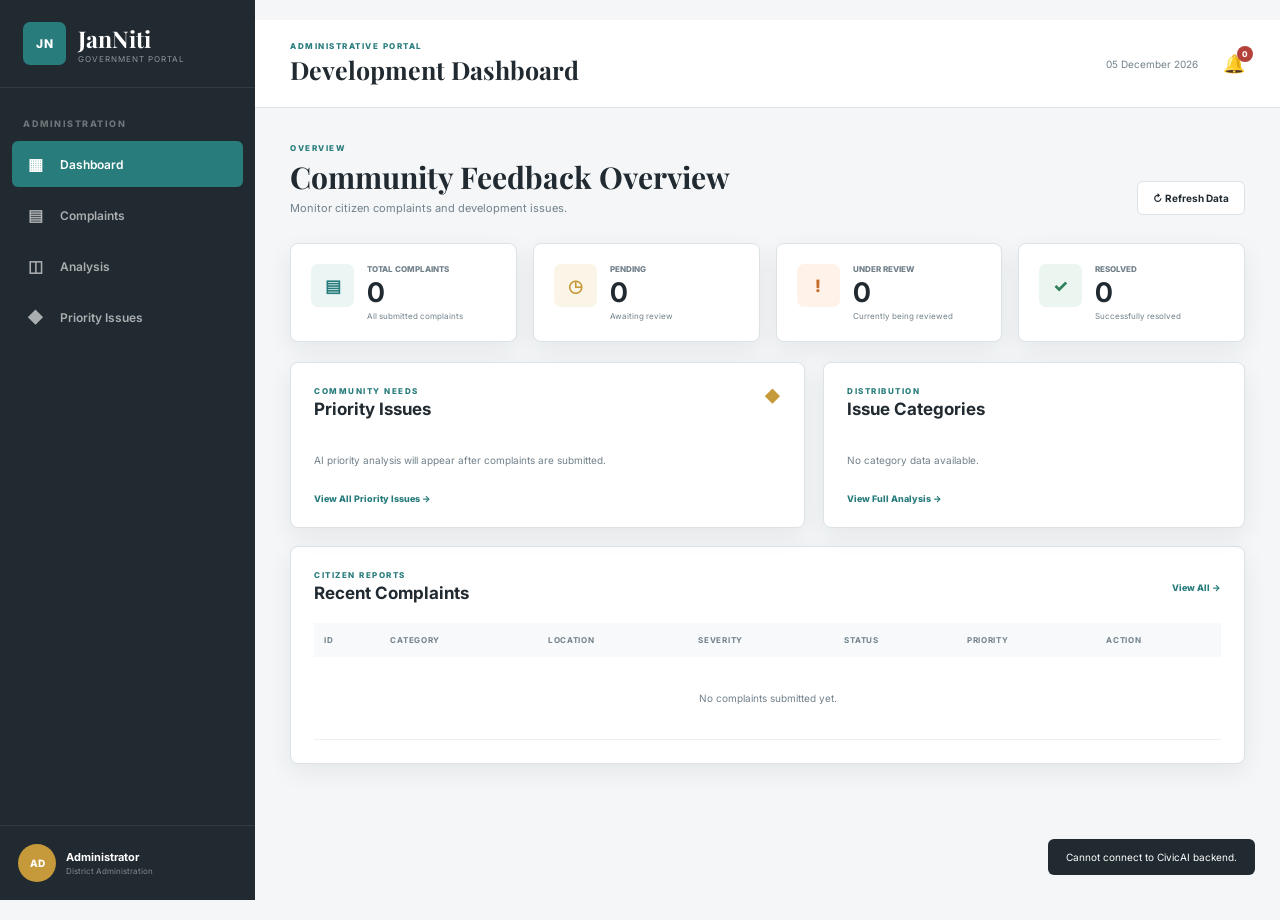
<file: Admin Side/admin.html>
cd 
<!DOCTYPE html>
<html lang="en">

<head>

    <meta charset="UTF-8">

    <meta name="viewport"
          content="width=device-width, initial-scale=1.0">

    <title>JanNiti | Government Administration</title>

    <link rel="stylesheet" href="admin.css">

    <link
        href="https://fonts.googleapis.com/css2?family=Inter:wght@400;500;600;700;800&family=Playfair+Display:wght@600;700&display=swap"
        rel="stylesheet"
    >

</head>


<body>


<!-- =====================================================
     SIDEBAR
===================================================== -->

<aside class="sidebar" id="sidebar">


    <!-- LOGO -->

    <div class="brand">

        <div class="brand-logo">
            JN
        </div>

        <div class="brand-info">

            <h2>JanNiti</h2>

            <span>Government Portal</span>

        </div>

    </div>


    <!-- NAVIGATION -->

    <div class="nav-title">
        ADMINISTRATION
    </div>


    <nav class="side-nav">


        <button
            class="nav-button active"
            data-section="dashboard"
        >

            <span class="nav-icon">▦</span>

            <span>Dashboard</span>

        </button>


        <button
            class="nav-button"
            data-section="complaints"
        >

            <span class="nav-icon">▤</span>

            <span>Complaints</span>

        </button>


        <button
            class="nav-button"
            data-section="analysis"
        >

            <span class="nav-icon">◫</span>

            <span>Analysis</span>

        </button>


        <button
            class="nav-button"
            data-section="priority"
        >

            <span class="nav-icon">◆</span>

            <span>Priority Issues</span>

        </button>


    </nav>


    <!-- ADMIN PROFILE -->

    <div class="admin-profile">

        <div class="avatar">
            AD
        </div>

        <div>

            <strong>Administrator</strong>

            <small>District Administration</small>

        </div>

    </div>


</aside>



<!-- =====================================================
     MAIN CONTENT
===================================================== -->

<main class="main-content">


    <!-- TOP BAR -->

    <header class="topbar">


        <div class="topbar-left">

            <button
                class="menu-button"
                id="menuButton"
            >
                ☰
            </button>


            <div>

                <span class="top-label">
                    ADMINISTRATIVE PORTAL
                </span>

                <h1 id="pageTitle">
                    Development Dashboard
                </h1>

            </div>

        </div>


        <div class="topbar-right">

            <span id="currentDate"></span>

            <div class="notification">

                🔔

                <span id="notificationCount">
                    0
                </span>

            </div>

        </div>


    </header>



    <!-- =================================================
         PAGE CONTAINER
    ================================================= -->

    <div class="page-container">



        <!-- =================================================
             DASHBOARD SECTION
        ================================================= -->

        <section
            class="page-section active-section"
            id="dashboard"
        >


            <div class="section-header">

                <div>

                    <span class="section-label">
                        OVERVIEW
                    </span>

                    <h2>
                        Community Feedback Overview
                    </h2>

                    <p>
                        Monitor citizen complaints and
                        development issues.
                    </p>

                </div>


                <button
                    class="refresh-button"
                    id="refreshButton"
                >

                    ↻ Refresh Data

                </button>

            </div>



            <!-- STATISTICS -->

            <div class="stats-grid">


                <div class="stat-card">

                    <div class="stat-icon teal">
                        ▤
                    </div>

                    <div>

                        <span>Total Complaints</span>

                        <strong id="totalComplaints">
                            0
                        </strong>

                        <small>
                            All submitted complaints
                        </small>

                    </div>

                </div>



                <div class="stat-card">

                    <div class="stat-icon gold">
                        ◷
                    </div>

                    <div>

                        <span>Pending</span>

                        <strong id="pendingComplaints">
                            0
                        </strong>

                        <small>
                            Awaiting review
                        </small>

                    </div>

                </div>



                <div class="stat-card">

                    <div class="stat-icon orange">
                        !
                    </div>

                    <div>

                        <span>Under Review</span>

                        <strong id="reviewComplaints">
                            0
                        </strong>

                        <small>
                            Currently being reviewed
                        </small>

                    </div>

                </div>



                <div class="stat-card">

                    <div class="stat-icon green">
                        ✓
                    </div>

                    <div>

                        <span>Resolved</span>

                        <strong id="resolvedComplaints">
                            0
                        </strong>

                        <small>
                            Successfully resolved
                        </small>

                    </div>

                </div>


            </div>



            <!-- DASHBOARD CARDS -->

            <div class="two-column">


                <!-- PRIORITY -->

                <div class="card">

                    <div class="card-header">

                        <div>

                            <span class="section-label">
                                COMMUNITY NEEDS
                            </span>

                            <h3>
                                Priority Issues
                            </h3>

                        </div>

                        <span class="gold-symbol">
                            ◆
                        </span>

                    </div>


                    <div id="dashboardPriorityList">

                    </div>


                    <button
                        class="text-button"
                        data-section-target="priority"
                    >
                        View All Priority Issues →
                    </button>

                </div>



                <!-- CATEGORY -->

                <div class="card">

                    <div class="card-header">

                        <div>

                            <span class="section-label">
                                DISTRIBUTION
                            </span>

                            <h3>
                                Issue Categories
                            </h3>

                        </div>

                    </div>


                    <div id="dashboardCategoryList">

                    </div>


                    <button
                        class="text-button"
                        data-section-target="analysis"
                    >
                        View Full Analysis →
                    </button>

                </div>


            </div>



            <!-- RECENT COMPLAINTS -->

            <div class="card large-card">

                <div class="card-header">

                    <div>

                        <span class="section-label">
                            CITIZEN REPORTS
                        </span>

                        <h3>
                            Recent Complaints
                        </h3>

                    </div>


                    <button
                        class="text-button"
                        data-section-target="complaints"
                    >
                        View All →
                    </button>

                </div>


                <div class="table-container">

                    <table>

                        <thead>

                            <tr>

                                <th>ID</th>

                                <th>Category</th>

                                <th>Location</th>

                                <th>Severity</th>

                                <th>Status</th>

                                <th>Priority</th>

                                <th>Action</th>

                            </tr>

                        </thead>


                        <tbody
                            id="dashboardTable"
                        >

                        </tbody>

                    </table>

                </div>

            </div>


        </section>



        <!-- =================================================
             COMPLAINTS SECTION
        ================================================= -->

        <section
            class="page-section"
            id="complaints"
        >


            <div class="section-header">

                <div>

                    <span class="section-label">
                        CITIZEN REPORTS
                    </span>

                    <h2>
                        Complaint Management
                    </h2>

                    <p>
                        Review and manage complaints
                        submitted by citizens.
                    </p>

                </div>

            </div>



            <!-- SEARCH -->

            <div class="filter-card">

                <div class="search-box">

                    <span>⌕</span>

                    <input
                        type="text"
                        id="searchInput"
                        placeholder="Search complaint ID, category or location..."
                    >

                </div>


                <select id="statusFilter">

                    <option value="All">
                        All Status
                    </option>

                    <option value="Submitted">
                        Submitted
                    </option>

                    <option value="Under Review">
                        Under Review
                    </option>

                    <option value="Action Planned">
                        Action Planned
                    </option>

                    <option value="Resolved">
                        Resolved
                    </option>

                </select>


                <select id="severityFilter">

                    <option value="All">
                        All Severity
                    </option>

                    <option value="High">
                        High
                    </option>

                    <option value="Medium">
                        Medium
                    </option>

                    <option value="Low">
                        Low
                    </option>

                </select>

            </div>



            <div class="card large-card">

                <div class="table-container">

                    <table>

                        <thead>

                            <tr>

                                <th>Complaint ID</th>

                                <th>Category</th>

                                <th>Citizen</th>

                                <th>Location</th>

                                <th>Severity</th>

                                <th>Status</th>

                                <th>Priority</th>

                                <th>Action</th>

                            </tr>

                        </thead>


                        <tbody
                            id="complaintsTable"
                        >

                        </tbody>

                    </table>

                </div>

            </div>


        </section>



        <!-- =================================================
             ANALYSIS SECTION
        ================================================= -->

        <section
            class="page-section"
            id="analysis"
        >


            <div class="section-header">

                <div>

                    <span class="section-label">
                        DATA ANALYSIS
                    </span>

                    <h2>
                        Complaint Analysis
                    </h2>

                    <p>
                        Understand the distribution of
                        citizen complaints.
                    </p>

                </div>

            </div>



            <div class="analysis-grid">


                <!-- CATEGORY ANALYSIS -->

                <div class="card">

                    <div class="card-header">

                        <div>

                            <span class="section-label">
                                CATEGORY
                            </span>

                            <h3>
                                Complaints by Category
                            </h3>

                        </div>

                    </div>


                    <div id="analysisCategoryList">

                    </div>

                </div>



                <!-- STATUS ANALYSIS -->

                <div class="card">

                    <div class="card-header">

                        <div>

                            <span class="section-label">
                                STATUS
                            </span>

                            <h3>
                                Complaint Status
                            </h3>

                        </div>

                    </div>


                    <div id="statusAnalysis">

                    </div>

                </div>


            </div>



            <!-- SUMMARY -->

            <div class="card">

                <div class="card-header">

                    <div>

                        <span class="section-label">
                            SUMMARY
                        </span>

                        <h3>
                            Administrative Summary
                        </h3>

                    </div>

                </div>


                <div
                    class="summary-grid"
                    id="summaryGrid"
                >

                </div>

            </div>


        </section>



        <!-- =================================================
             PRIORITY SECTION
        ================================================= -->

        <section
            class="page-section"
            id="priority"
        >


            <div class="section-header">

                <div>

                    <span class="section-label">
                        URGENT ISSUES
                    </span>

                    <h2>
                        Priority Issues
                    </h2>

                    <p>
                        Complaints requiring greater
                        administrative attention.
                    </p>

                </div>

            </div>



            <div class="priority-banner">

                <div>

                    <strong>
                        Priority Score
                    </strong>

                    <p>
                        Higher scores indicate issues
                        that may require earlier attention.
                    </p>

                </div>


                <div class="priority-legend">

                    <span class="high">
                        ● High
                    </span>

                    <span class="medium">
                        ● Medium
                    </span>

                    <span class="low">
                        ● Low
                    </span>

                </div>

            </div>



            <div class="card large-card">

                <div class="table-container">

                    <table>

                        <thead>

                            <tr>

                                <th>Rank</th>

                                <th>Complaint ID</th>

                                <th>Category</th>

                                <th>Location</th>

                                <th>Severity</th>

                                <th>Status</th>

                                <th>Priority Score</th>

                                <th>Action</th>

                            </tr>

                        </thead>


                        <tbody
                            id="priorityTable"
                        >

                        </tbody>

                    </table>

                </div>

            </div>


        </section>


    </div>

</main>



<!-- =====================================================
     COMPLAINT DETAILS MODAL
===================================================== -->

<div
    class="modal-overlay hidden"
    id="modalOverlay"
>


    <div class="modal">


        <button
            class="close-modal"
            id="closeModal"
        >
            ×
        </button>


        <span class="section-label">
            COMPLAINT DETAILS
        </span>


        <h2 id="modalTitle">
            Complaint
        </h2>


        <p
            class="modal-id"
            id="modalId"
        >
        </p>


        <div
            class="details-grid"
            id="modalDetails"
        >
        </div>


        <div class="description-box">

            <span>
                COMPLAINT DESCRIPTION
            </span>

            <p id="modalDescription">
            </p>

        </div>


        <div class="status-update">

            <label>
                Update Complaint Status
            </label>


            <select id="modalStatus">

                <option value="Submitted">
                    Submitted
                </option>

                <option value="Under Review">
                    Under Review
                </option>

                <option value="Action Planned">
                    Action Planned
                </option>

                <option value="Resolved">
                    Resolved
                </option>

            </select>


            <button
                id="updateStatusButton"
            >
                Update Status
            </button>

        </div>


    </div>

</div>



<!-- =====================================================
     TOAST
===================================================== -->

<div
    class="toast"
    id="toast"
>
    Updated successfully
</div>



<script src="admin.js"></script>

</body>

</html>
</file>
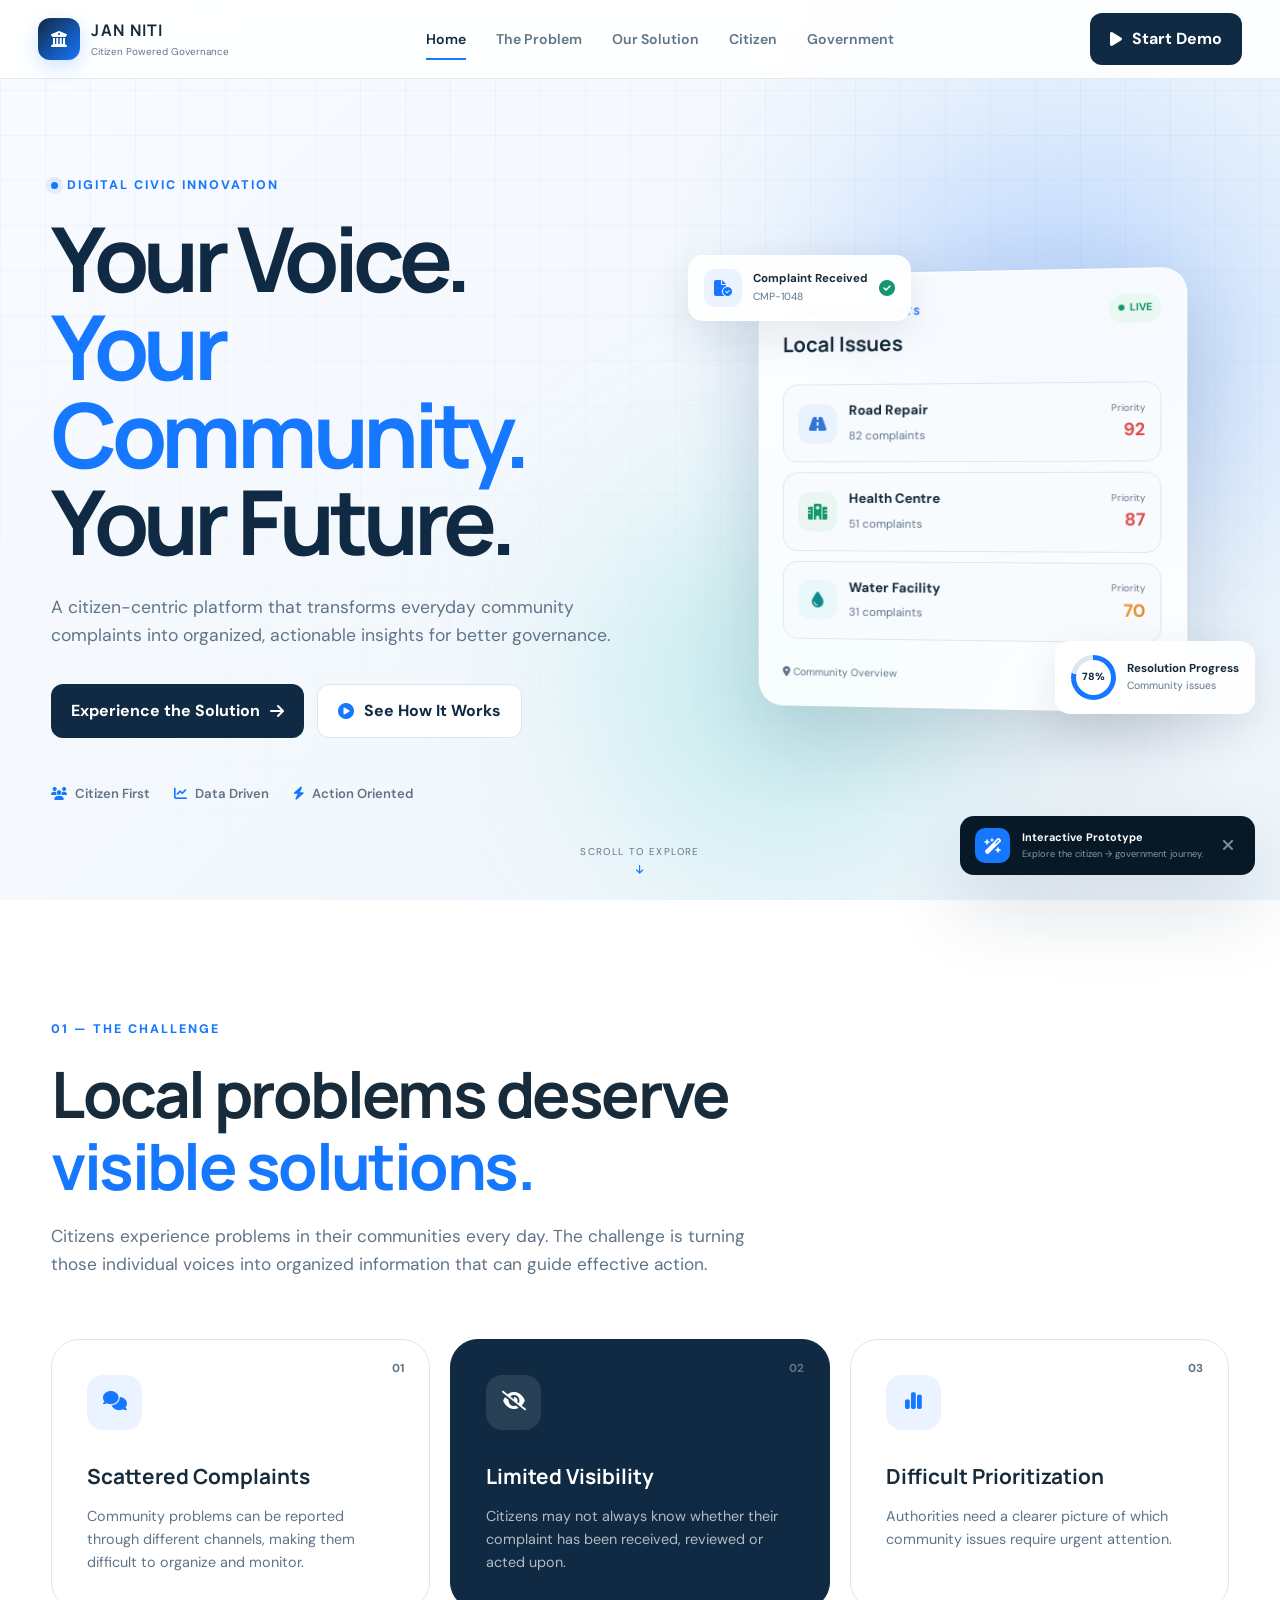
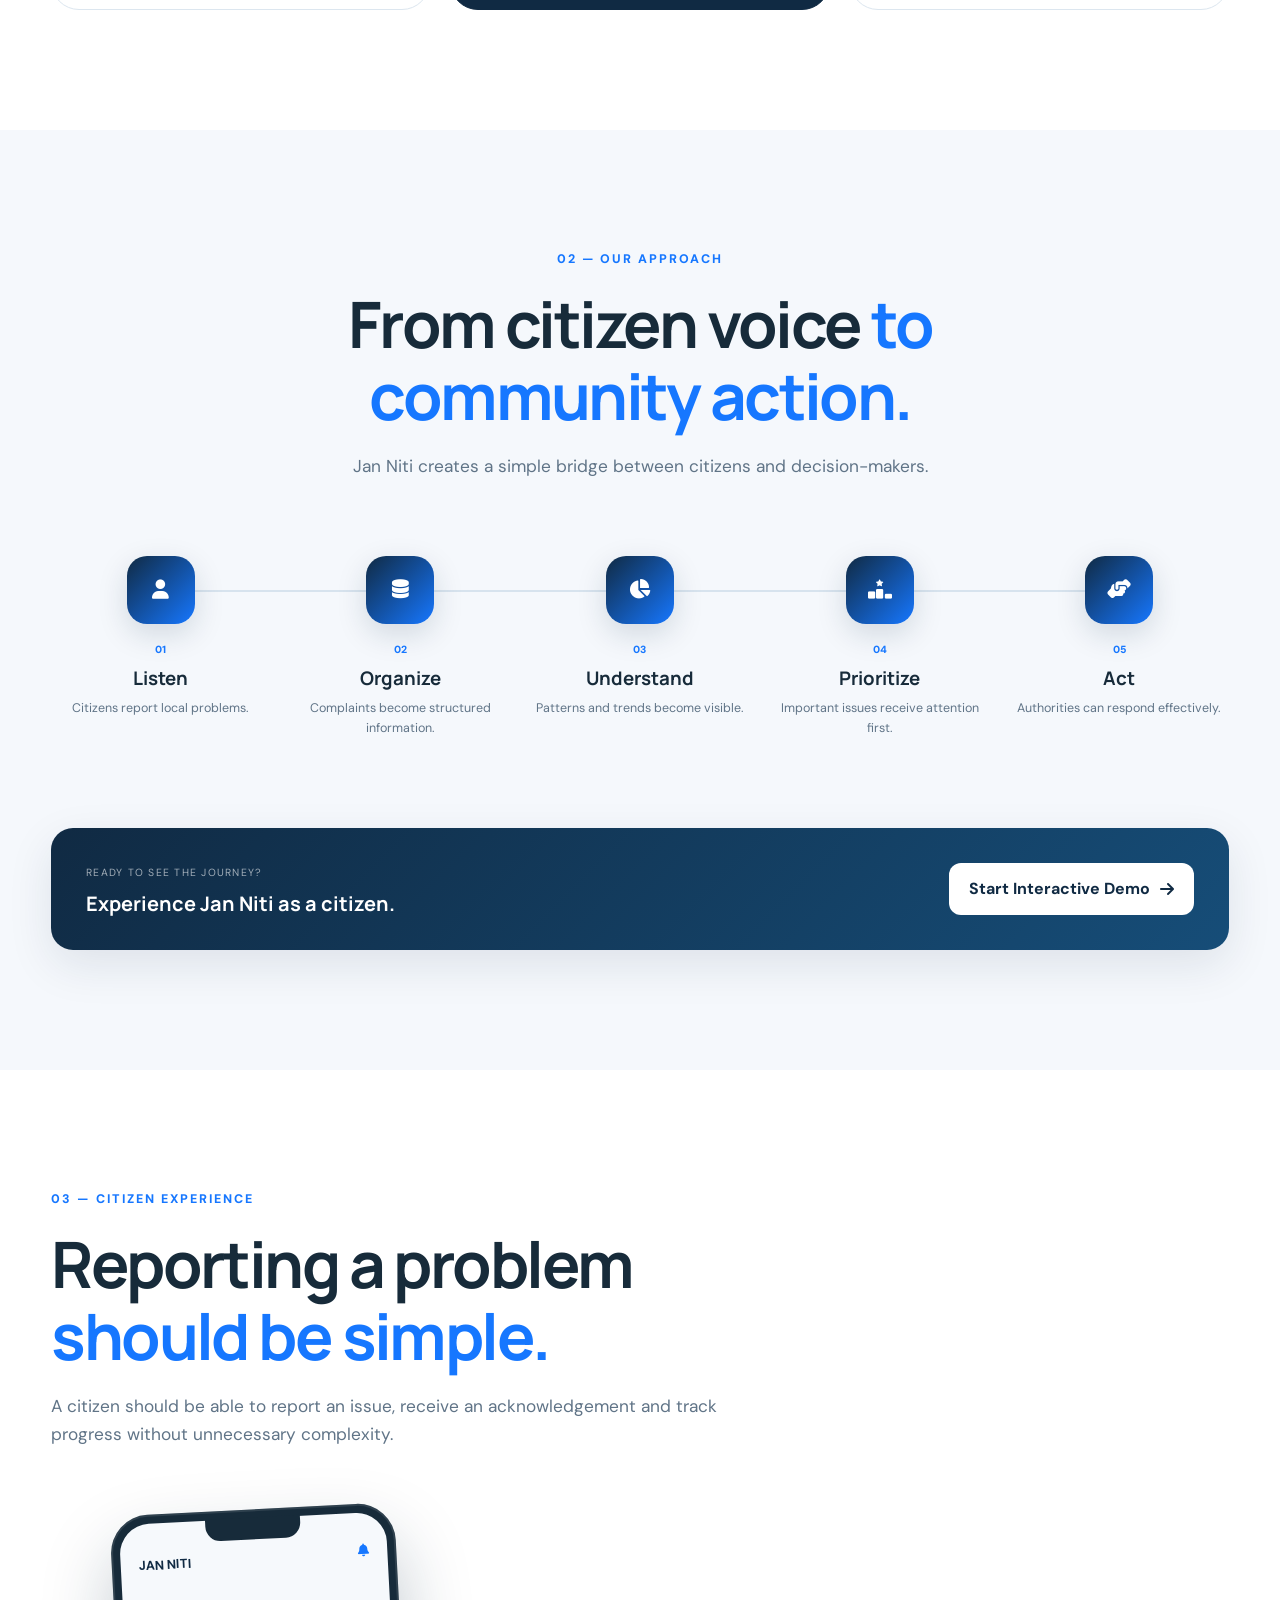
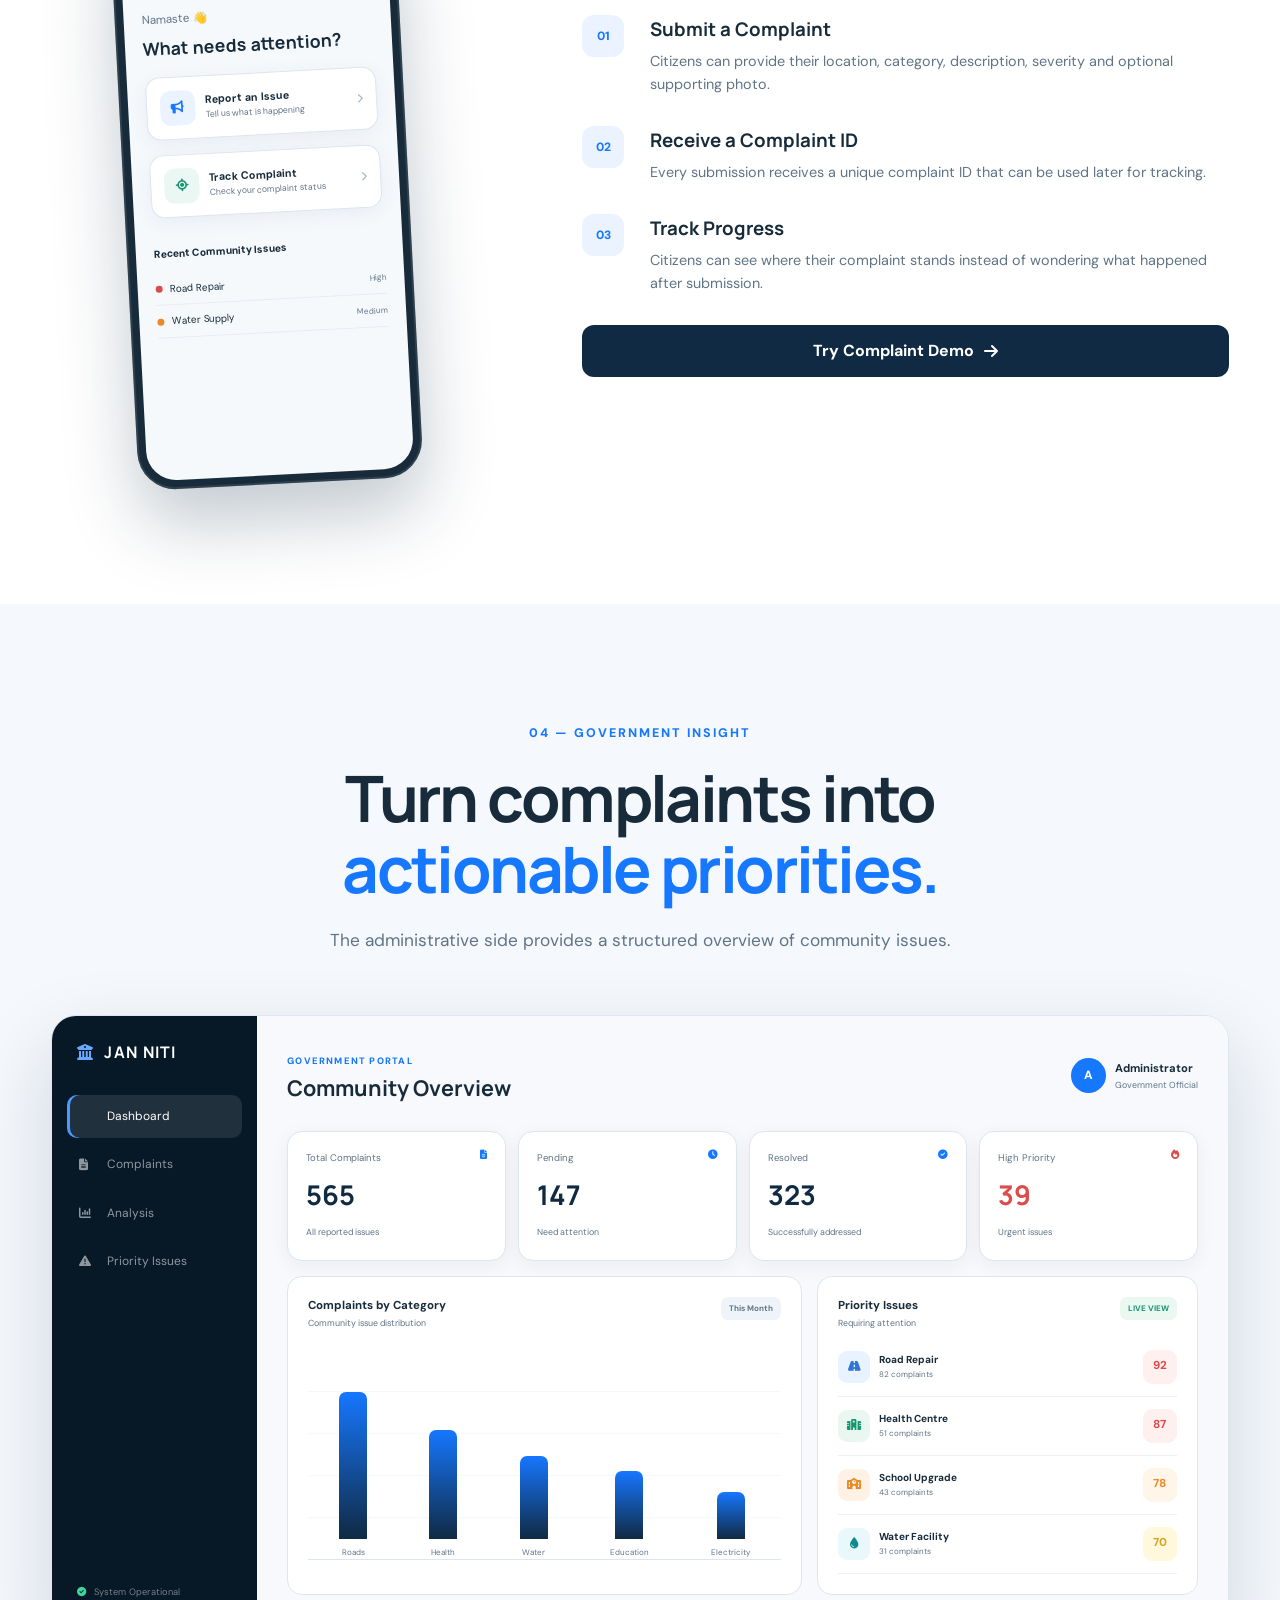
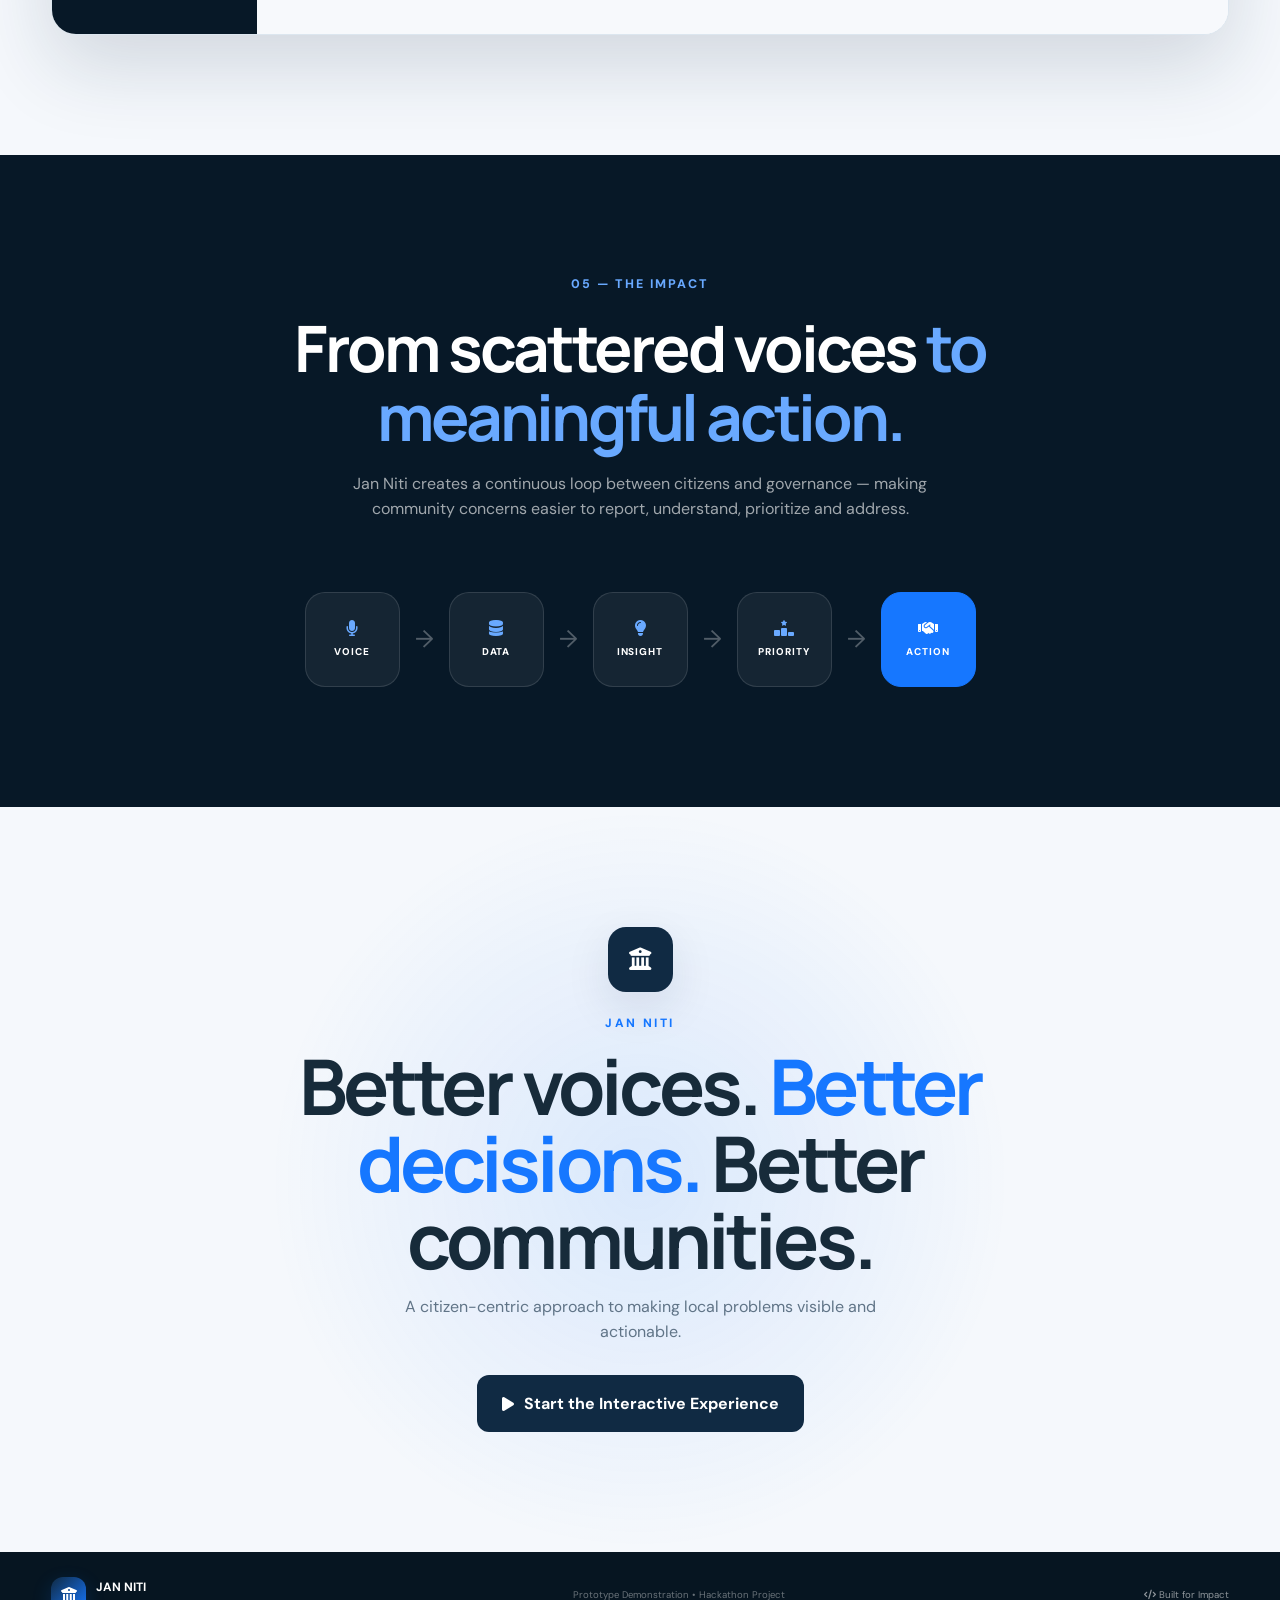
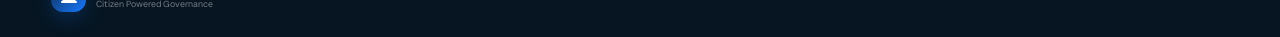
<file: Prototype/prototype.html>
<!DOCTYPE html>
<html lang="en">

<head>
    <meta charset="UTF-8">

    <meta name="viewport" content="width=device-width, initial-scale=1.0">

    <meta name="description"
        content="Jan Niti - Citizen powered community governance platform">

    <title>Jan Niti | Citizen Powered Governance</title>

    <!-- Google Fonts -->
    <link rel="preconnect" href="https://fonts.googleapis.com">
    <link rel="preconnect" href="https://fonts.gstatic.com" crossorigin>

    <link
        href="https://fonts.googleapis.com/css2?family=DM+Sans:wght@400;500;600;700&family=Manrope:wght@400;500;600;700;800&display=swap"
        rel="stylesheet">

    <!-- Font Awesome -->
    <link
        rel="stylesheet"
        href="https://cdnjs.cloudflare.com/ajax/libs/font-awesome/6.7.2/css/all.min.css">

    <!-- Prototype CSS -->
    <link rel="stylesheet" href="prototype.css">

</head>


<body>


<!-- =========================================================
     LOADING SCREEN
========================================================= -->

<div id="loadingScreen" class="loading-screen">

    <div class="loader-content">

        <div class="loader-logo">
            <i class="fa-solid fa-building-columns"></i>
        </div>

        <h2>JAN NITI</h2>

        <p>Citizen Powered Governance</p>

        <div class="loader-line">
            <span></span>
        </div>

    </div>

</div>



<!-- =========================================================
     NAVIGATION
========================================================= -->

<header class="navbar" id="navbar">

    <div class="nav-container">


        <!-- LOGO -->

        <a href="#home" class="brand">

            <div class="brand-symbol">

                <i class="fa-solid fa-building-columns"></i>

            </div>

            <div class="brand-text">

                <strong>JAN NITI</strong>

                <span>Citizen Powered Governance</span>

            </div>

        </a>



        <!-- DESKTOP NAVIGATION -->

        <nav class="nav-links">

            <a href="#home" class="nav-link active">
                Home
            </a>

            <a href="#problem" class="nav-link">
                The Problem
            </a>

            <a href="#solution" class="nav-link">
                Our Solution
            </a>

            <a href="#citizen" class="nav-link">
                Citizen
            </a>

            <a href="#government" class="nav-link">
                Government
            </a>

        </nav>



        <!-- NAV ACTION -->

        <button
            class="nav-demo-btn"
            onclick="startExperience()">

            <i class="fa-solid fa-play"></i>

            Start Demo

        </button>



        <!-- MOBILE MENU -->

        <button
            class="mobile-menu-btn"
            onclick="toggleMobileMenu()">

            <i class="fa-solid fa-bars"></i>

        </button>

    </div>


    <!-- MOBILE NAV -->

    <div class="mobile-nav" id="mobileNav">

        <a href="#home">Home</a>

        <a href="#problem">The Problem</a>

        <a href="#solution">Our Solution</a>

        <a href="#citizen">Citizen</a>

        <a href="#government">Government</a>

        <button onclick="startExperience()">
            Start Demo
        </button>

    </div>

</header>



<!-- =========================================================
     MAIN
========================================================= -->

<main>


<!-- =========================================================
     HERO SECTION
========================================================= -->

<section class="hero-section" id="home">


    <!-- BACKGROUND ELEMENTS -->

    <div class="hero-grid"></div>

    <div class="hero-glow glow-one"></div>

    <div class="hero-glow glow-two"></div>


    <div class="container hero-container">


        <!-- HERO CONTENT -->

        <div class="hero-content">


            <div class="eyebrow">

                <span class="eyebrow-dot"></span>

                DIGITAL CIVIC INNOVATION

            </div>


            <h1>

                Your Voice.

                <span>Your Community.</span>

                Your Future.

            </h1>


            <p class="hero-description">

                A citizen-centric platform that transforms
                everyday community complaints into organized,
                actionable insights for better governance.

            </p>


            <div class="hero-actions">

                <button
                    class="primary-btn"
                    onclick="startExperience()">

                    <span>Experience the Solution</span>

                    <i class="fa-solid fa-arrow-right"></i>

                </button>


                <button
                    class="secondary-btn"
                    onclick="scrollToSection('solution')">

                    <i class="fa-solid fa-circle-play"></i>

                    See How It Works

                </button>

            </div>


            <!-- TRUST -->

            <div class="hero-trust">

                <div class="trust-item">

                    <i class="fa-solid fa-users"></i>

                    <span>
                        Citizen First
                    </span>

                </div>


                <div class="trust-item">

                    <i class="fa-solid fa-chart-line"></i>

                    <span>
                        Data Driven
                    </span>

                </div>


                <div class="trust-item">

                    <i class="fa-solid fa-bolt"></i>

                    <span>
                        Action Oriented
                    </span>

                </div>

            </div>

        </div>



        <!-- HERO VISUAL -->

        <div class="hero-visual">


            <div class="floating-card card-top">

                <div class="mini-icon blue">

                    <i class="fa-solid fa-file-circle-check"></i>

                </div>

                <div>

                    <strong>Complaint Received</strong>

                    <span>CMP-1048</span>

                </div>

                <i class="fa-solid fa-circle-check success-icon"></i>

            </div>



            <!-- CENTRAL VISUAL -->

            <div class="hero-dashboard">


                <div class="dashboard-top">

                    <div>

                        <span class="dashboard-label">
                            COMMUNITY INSIGHTS
                        </span>

                        <h3>
                            Local Issues
                        </h3>

                    </div>


                    <div class="live-indicator">

                        <span></span>

                        LIVE

                    </div>

                </div>



                <!-- ISSUE -->

                <div class="issue-card">

                    <div class="issue-icon road">

                        <i class="fa-solid fa-road"></i>

                    </div>


                    <div class="issue-info">

                        <strong>
                            Road Repair
                        </strong>

                        <span>
                            82 complaints
                        </span>

                    </div>


                    <div class="issue-score high">

                        <small>
                            Priority
                        </small>

                        <strong>
                            92
                        </strong>

                    </div>

                </div>



                <div class="issue-card">

                    <div class="issue-icon health">

                        <i class="fa-solid fa-hospital"></i>

                    </div>


                    <div class="issue-info">

                        <strong>
                            Health Centre
                        </strong>

                        <span>
                            51 complaints
                        </span>

                    </div>


                    <div class="issue-score high">

                        <small>
                            Priority
                        </small>

                        <strong>
                            87
                        </strong>

                    </div>

                </div>



                <div class="issue-card">

                    <div class="issue-icon water">

                        <i class="fa-solid fa-droplet"></i>

                    </div>


                    <div class="issue-info">

                        <strong>
                            Water Facility
                        </strong>

                        <span>
                            31 complaints
                        </span>

                    </div>


                    <div class="issue-score medium">

                        <small>
                            Priority
                        </small>

                        <strong>
                            70
                        </strong>

                    </div>

                </div>



                <!-- DASHBOARD FOOTER -->

                <div class="dashboard-footer">

                    <span>
                        <i class="fa-solid fa-location-dot"></i>
                        Community Overview
                    </span>

                    <span>
                        Updated just now
                    </span>

                </div>


            </div>



            <div class="floating-card card-bottom">

                <div class="mini-progress">

                    <div
                        class="progress-circle"
                        data-value="78">

                        <span>78%</span>

                    </div>

                </div>

                <div>

                    <strong>
                        Resolution Progress
                    </strong>

                    <span>
                        Community issues
                    </span>

                </div>

            </div>

        </div>

    </div>


    <!-- SCROLL -->

    <div class="scroll-indicator">

        <span>SCROLL TO EXPLORE</span>

        <i class="fa-solid fa-arrow-down"></i>

    </div>

</section>



<!-- =========================================================
     PROBLEM SECTION
========================================================= -->

<section class="problem-section section" id="problem">

    <div class="container">


        <div class="section-heading">

            <div class="section-tag">
                01 — THE CHALLENGE
            </div>

            <h2>
                Local problems deserve
                <span>visible solutions.</span>
            </h2>

            <p>
                Citizens experience problems in their communities
                every day. The challenge is turning those individual
                voices into organized information that can guide
                effective action.
            </p>

        </div>



        <div class="problem-grid">


            <div class="problem-card">

                <div class="problem-number">
                    01
                </div>

                <div class="problem-icon">
                    <i class="fa-solid fa-comments"></i>
                </div>

                <h3>
                    Scattered Complaints
                </h3>

                <p>
                    Community problems can be reported through
                    different channels, making them difficult to
                    organize and monitor.
                </p>

            </div>



            <div class="problem-card featured">

                <div class="problem-number">
                    02
                </div>

                <div class="problem-icon">
                    <i class="fa-solid fa-eye-slash"></i>
                </div>

                <h3>
                    Limited Visibility
                </h3>

                <p>
                    Citizens may not always know whether their
                    complaint has been received, reviewed or acted upon.
                </p>

            </div>



            <div class="problem-card">

                <div class="problem-number">
                    03
                </div>

                <div class="problem-icon">
                    <i class="fa-solid fa-chart-simple"></i>
                </div>

                <h3>
                    Difficult Prioritization
                </h3>

                <p>
                    Authorities need a clearer picture of which
                    community issues require urgent attention.
                </p>

            </div>

        </div>

    </div>

</section>



<!-- =========================================================
     SOLUTION SECTION
========================================================= -->

<section class="solution-section section" id="solution">

    <div class="container">


        <div class="section-heading centered">

            <div class="section-tag">
                02 — OUR APPROACH
            </div>

            <h2>
                From citizen voice
                <span>to community action.</span>
            </h2>

            <p>
                Jan Niti creates a simple bridge between citizens
                and decision-makers.
            </p>

        </div>



        <!-- PROCESS -->

        <div class="process-flow">


            <div class="process-line"></div>


            <div class="process-step">

                <div class="process-icon">

                    <i class="fa-solid fa-user"></i>

                </div>

                <span class="step-number">
                    01
                </span>

                <h3>
                    Listen
                </h3>

                <p>
                    Citizens report local problems.
                </p>

            </div>



            <div class="process-step">

                <div class="process-icon">

                    <i class="fa-solid fa-database"></i>

                </div>

                <span class="step-number">
                    02
                </span>

                <h3>
                    Organize
                </h3>

                <p>
                    Complaints become structured information.
                </p>

            </div>



            <div class="process-step">

                <div class="process-icon">

                    <i class="fa-solid fa-chart-pie"></i>

                </div>

                <span class="step-number">
                    03
                </span>

                <h3>
                    Understand
                </h3>

                <p>
                    Patterns and trends become visible.
                </p>

            </div>



            <div class="process-step">

                <div class="process-icon">

                    <i class="fa-solid fa-ranking-star"></i>

                </div>

                <span class="step-number">
                    04
                </span>

                <h3>
                    Prioritize
                </h3>

                <p>
                    Important issues receive attention first.
                </p>

            </div>



            <div class="process-step">

                <div class="process-icon">

                    <i class="fa-solid fa-handshake-angle"></i>

                </div>

                <span class="step-number">
                    05
                </span>

                <h3>
                    Act
                </h3>

                <p>
                    Authorities can respond effectively.
                </p>

            </div>

        </div>



        <!-- DEMO CTA -->

        <div class="experience-banner">

            <div>

                <span>
                    READY TO SEE THE JOURNEY?
                </span>

                <h3>
                    Experience Jan Niti as a citizen.
                </h3>

            </div>


            <button
                onclick="startExperience()"
                class="light-btn">

                Start Interactive Demo

                <i class="fa-solid fa-arrow-right"></i>

            </button>

        </div>

    </div>

</section>



<!-- =========================================================
     CITIZEN SECTION
========================================================= -->

<section class="citizen-section section" id="citizen">

    <div class="container">


        <div class="section-heading">

            <div class="section-tag">
                03 — CITIZEN EXPERIENCE
            </div>

            <h2>
                Reporting a problem
                <span>should be simple.</span>
            </h2>

            <p>
                A citizen should be able to report an issue,
                receive an acknowledgement and track progress
                without unnecessary complexity.
            </p>

        </div>



        <div class="citizen-demo-grid">


            <!-- PHONE -->

            <div class="phone-wrapper">

                <div class="phone">

                    <div class="phone-notch"></div>


                    <div class="phone-screen">

                        <div class="phone-header">

                            <strong>
                                JAN NITI
                            </strong>

                            <i class="fa-solid fa-bell"></i>

                        </div>


                        <div class="phone-greeting">

                            <span>
                                Namaste 👋
                            </span>

                            <h3>
                                What needs attention?
                            </h3>

                        </div>


                        <div class="phone-action-card">

                            <div class="action-card-icon">

                                <i class="fa-solid fa-bullhorn"></i>

                            </div>

                            <div>

                                <strong>
                                    Report an Issue
                                </strong>

                                <span>
                                    Tell us what is happening
                                </span>

                            </div>

                            <i class="fa-solid fa-chevron-right"></i>

                        </div>



                        <div class="phone-action-card">

                            <div class="action-card-icon tracking">

                                <i class="fa-solid fa-location-crosshairs"></i>

                            </div>

                            <div>

                                <strong>
                                    Track Complaint
                                </strong>

                                <span>
                                    Check your complaint status
                                </span>

                            </div>

                            <i class="fa-solid fa-chevron-right"></i>

                        </div>



                        <div class="phone-mini-title">
                            Recent Community Issues
                        </div>


                        <div class="mini-issue">

                            <span class="mini-dot red"></span>

                            Road Repair

                            <small>
                                High
                            </small>

                        </div>


                        <div class="mini-issue">

                            <span class="mini-dot orange"></span>

                            Water Supply

                            <small>
                                Medium
                            </small>

                        </div>

                    </div>

                </div>

            </div>



            <!-- TEXT -->

            <div class="citizen-features">

                <div class="feature-item">

                    <div class="feature-number">
                        01
                    </div>

                    <div>

                        <h3>
                            Submit a Complaint
                        </h3>

                        <p>
                            Citizens can provide their location,
                            category, description, severity and
                            optional supporting photo.
                        </p>

                    </div>

                </div>



                <div class="feature-item">

                    <div class="feature-number">
                        02
                    </div>

                    <div>

                        <h3>
                            Receive a Complaint ID
                        </h3>

                        <p>
                            Every submission receives a unique
                            complaint ID that can be used later
                            for tracking.
                        </p>

                    </div>

                </div>



                <div class="feature-item">

                    <div class="feature-number">
                        03
                    </div>

                    <div>

                        <h3>
                            Track Progress
                        </h3>

                        <p>
                            Citizens can see where their complaint
                            stands instead of wondering what
                            happened after submission.
                        </p>

                    </div>

                </div>


                <button
                    class="primary-btn"
                    onclick="openComplaintDemo()">

                    Try Complaint Demo

                    <i class="fa-solid fa-arrow-right"></i>

                </button>

            </div>

        </div>

    </div>

</section>



<!-- =========================================================
     GOVERNMENT SECTION
========================================================= -->

<section class="government-section section" id="government">

    <div class="container">


        <div class="section-heading centered">

            <div class="section-tag">
                04 — GOVERNMENT INSIGHT
            </div>

            <h2>
                Turn complaints into
                <span>actionable priorities.</span>
            </h2>

            <p>
                The administrative side provides a structured
                overview of community issues.
            </p>

        </div>



        <!-- DASHBOARD -->

        <div class="prototype-dashboard">


            <div class="dashboard-sidebar">

                <div class="side-logo">

                    <i class="fa-solid fa-building-columns"></i>

                    <strong>
                        JAN NITI
                    </strong>

                </div>


                <div class="side-menu">

                    <button class="side-item active">

                        <i class="fa-solid fa-grid-2"></i>

                        Dashboard

                    </button>


                    <button class="side-item">

                        <i class="fa-solid fa-file-lines"></i>

                        Complaints

                    </button>


                    <button class="side-item">

                        <i class="fa-solid fa-chart-column"></i>

                        Analysis

                    </button>


                    <button class="side-item">

                        <i class="fa-solid fa-triangle-exclamation"></i>

                        Priority Issues

                    </button>

                </div>


                <div class="side-footer">

                    <i class="fa-solid fa-circle-check"></i>

                    System Operational

                </div>

            </div>



            <div class="dashboard-main">


                <div class="dashboard-header">

                    <div>

                        <span>
                            GOVERNMENT PORTAL
                        </span>

                        <h3>
                            Community Overview
                        </h3>

                    </div>


                    <div class="dashboard-user">

                        <div class="user-avatar">
                            A
                        </div>

                        <div>

                            <strong>
                                Administrator
                            </strong>

                            <span>
                                Government Official
                            </span>

                        </div>

                    </div>

                </div>



                <!-- STATS -->

                <div class="stat-grid">


                    <div class="stat-card">

                        <div class="stat-card-top">

                            <span>
                                Total Complaints
                            </span>

                            <i class="fa-solid fa-file-lines"></i>

                        </div>

                        <strong
                            class="counter"
                            data-target="1248">
                            0
                        </strong>

                        <small>
                            All reported issues
                        </small>

                    </div>



                    <div class="stat-card">

                        <div class="stat-card-top">

                            <span>
                                Pending
                            </span>

                            <i class="fa-solid fa-clock"></i>

                        </div>

                        <strong
                            class="counter"
                            data-target="326">
                            0
                        </strong>

                        <small>
                            Need attention
                        </small>

                    </div>



                    <div class="stat-card">

                        <div class="stat-card-top">

                            <span>
                                Resolved
                            </span>

                            <i class="fa-solid fa-circle-check"></i>

                        </div>

                        <strong
                            class="counter"
                            data-target="714">
                            0
                        </strong>

                        <small>
                            Successfully addressed
                        </small>

                    </div>



                    <div class="stat-card priority-stat">

                        <div class="stat-card-top">

                            <span>
                                High Priority
                            </span>

                            <i class="fa-solid fa-fire"></i>

                        </div>

                        <strong
                            class="counter"
                            data-target="87">
                            0
                        </strong>

                        <small>
                            Urgent issues
                        </small>

                    </div>

                </div>



                <!-- LOWER DASHBOARD -->

                <div class="dashboard-lower">


                    <!-- CHART -->

                    <div class="dashboard-panel chart-demo">

                        <div class="panel-title">

                            <div>

                                <strong>
                                    Complaints by Category
                                </strong>

                                <span>
                                    Community issue distribution
                                </span>

                            </div>

                            <span class="panel-period">
                                This Month
                            </span>

                        </div>


                        <div class="fake-chart">

                            <div class="chart-bars">

                                <div class="bar-wrapper">

                                    <div
                                        class="bar"
                                        style="height:78%">
                                    </div>

                                    <span>
                                        Roads
                                    </span>

                                </div>


                                <div class="bar-wrapper">

                                    <div
                                        class="bar"
                                        style="height:58%">
                                    </div>

                                    <span>
                                        Health
                                    </span>

                                </div>


                                <div class="bar-wrapper">

                                    <div
                                        class="bar"
                                        style="height:44%">
                                    </div>

                                    <span>
                                        Water
                                    </span>

                                </div>


                                <div class="bar-wrapper">

                                    <div
                                        class="bar"
                                        style="height:36%">
                                    </div>

                                    <span>
                                        Education
                                    </span>

                                </div>


                                <div class="bar-wrapper">

                                    <div
                                        class="bar"
                                        style="height:25%">
                                    </div>

                                    <span>
                                        Electricity
                                    </span>

                                </div>

                            </div>

                        </div>

                    </div>



                    <!-- PRIORITY -->

                    <div class="dashboard-panel">

                        <div class="panel-title">

                            <div>

                                <strong>
                                    Priority Issues
                                </strong>

                                <span>
                                    Requiring attention
                                </span>

                            </div>

                            <span class="live-tag">
                                LIVE VIEW
                            </span>

                        </div>


                        <div class="priority-list">


                            <div class="priority-row">

                                <div class="priority-info">

                                    <div class="priority-category road">
                                        <i class="fa-solid fa-road"></i>
                                    </div>

                                    <div>

                                        <strong>
                                            Road Repair
                                        </strong>

                                        <span>
                                            82 complaints
                                        </span>

                                    </div>

                                </div>


                                <div class="priority-score high">
                                    92
                                </div>

                            </div>



                            <div class="priority-row">

                                <div class="priority-info">

                                    <div class="priority-category health">
                                        <i class="fa-solid fa-hospital"></i>
                                    </div>

                                    <div>

                                        <strong>
                                            Health Centre
                                        </strong>

                                        <span>
                                            51 complaints
                                        </span>

                                    </div>

                                </div>


                                <div class="priority-score high">
                                    87
                                </div>

                            </div>



                            <div class="priority-row">

                                <div class="priority-info">

                                    <div class="priority-category school">
                                        <i class="fa-solid fa-school"></i>
                                    </div>

                                    <div>

                                        <strong>
                                            School Upgrade
                                        </strong>

                                        <span>
                                            43 complaints
                                        </span>

                                    </div>

                                </div>


                                <div class="priority-score medium">
                                    78
                                </div>

                            </div>



                            <div class="priority-row">

                                <div class="priority-info">

                                    <div class="priority-category water">
                                        <i class="fa-solid fa-droplet"></i>
                                    </div>

                                    <div>

                                        <strong>
                                            Water Facility
                                        </strong>

                                        <span>
                                            31 complaints
                                        </span>

                                    </div>

                                </div>


                                <div class="priority-score moderate">
                                    70
                                </div>

                            </div>

                        </div>

                    </div>

                </div>

            </div>

        </div>

    </div>

</section>



<!-- =========================================================
     IMPACT SECTION
========================================================= -->

<section class="impact-section section">

    <div class="container">


        <div class="impact-content">

            <div class="section-tag">
                05 — THE IMPACT
            </div>


            <h2>

                From scattered voices

                <span>
                    to meaningful action.
                </span>

            </h2>


            <p>

                Jan Niti creates a continuous loop between
                citizens and governance — making community
                concerns easier to report, understand,
                prioritize and address.

            </p>


            <div class="impact-flow">


                <div class="impact-node">

                    <i class="fa-solid fa-microphone"></i>

                    <span>
                        VOICE
                    </span>

                </div>


                <div class="impact-arrow">
                    →
                </div>


                <div class="impact-node">

                    <i class="fa-solid fa-database"></i>

                    <span>
                        DATA
                    </span>

                </div>


                <div class="impact-arrow">
                    →
                </div>


                <div class="impact-node">

                    <i class="fa-solid fa-lightbulb"></i>

                    <span>
                        INSIGHT
                    </span>

                </div>


                <div class="impact-arrow">
                    →
                </div>


                <div class="impact-node">

                    <i class="fa-solid fa-ranking-star"></i>

                    <span>
                        PRIORITY
                    </span>

                </div>


                <div class="impact-arrow">
                    →
                </div>


                <div class="impact-node final">

                    <i class="fa-solid fa-handshake"></i>

                    <span>
                        ACTION
                    </span>

                </div>

            </div>

        </div>

    </div>

</section>



<!-- =========================================================
     FINAL CTA
========================================================= -->

<section class="final-section">

    <div class="container final-container">


        <div class="final-icon">

            <i class="fa-solid fa-building-columns"></i>

        </div>


        <div class="final-tag">
            JAN NITI
        </div>


        <h2>

            Better voices.

            <span>
                Better decisions.
            </span>

            Better communities.

        </h2>


        <p>
            A citizen-centric approach to making local
            problems visible and actionable.
        </p>


        <button
            class="primary-btn large"
            onclick="startExperience()">

            <i class="fa-solid fa-play"></i>

            Start the Interactive Experience

        </button>


    </div>

</section>



</main>



<!-- =========================================================
     COMPLAINT DEMO MODAL
========================================================= -->

<div
    class="modal-overlay"
    id="complaintModal">

    <div class="complaint-modal">


        <button
            class="modal-close"
            onclick="closeComplaintDemo()">

            <i class="fa-solid fa-xmark"></i>

        </button>


        <div class="modal-step active" id="complaintStep1">


            <div class="modal-icon">

                <i class="fa-solid fa-bullhorn"></i>

            </div>


            <span class="modal-label">
                CITIZEN DEMO
            </span>


            <h2>
                Report a Community Issue
            </h2>


            <p>
                Let's simulate how a citizen submits
                a complaint.
            </p>


            <div class="demo-form">


                <label>
                    Location
                </label>

                <input
                    type="text"
                    id="demoLocation"
                    value="Bhubaneswar"
                    placeholder="Enter location">


                <label>
                    Category
                </label>

                <select id="demoCategory">

                    <option>
                        Roads
                    </option>

                    <option>
                        Healthcare
                    </option>

                    <option>
                        Education
                    </option>

                    <option>
                        Water
                    </option>

                    <option>
                        Electricity
                    </option>

                </select>


                <label>
                    How serious is the problem?
                </label>

                <div class="severity-options">

                    <button
                        class="severity-option"
                        onclick="selectSeverity(this,'Low')">

                        Low

                    </button>

                    <button
                        class="severity-option selected"
                        onclick="selectSeverity(this,'Medium')">

                        Medium

                    </button>

                    <button
                        class="severity-option"
                        onclick="selectSeverity(this,'High')">

                        High

                    </button>

                </div>


                <button
                    class="modal-submit"
                    onclick="submitDemoComplaint()">

                    Submit Complaint

                    <i class="fa-solid fa-arrow-right"></i>

                </button>

            </div>

        </div>



        <div class="modal-step" id="complaintStep2">


            <div class="success-animation">

                <div class="success-circle">

                    <i class="fa-solid fa-check"></i>

                </div>

            </div>


            <span class="modal-label success-label">
                COMPLAINT RECEIVED
            </span>


            <h2>
                Your voice has been recorded.
            </h2>


            <p>
                A unique complaint ID has been generated
                for tracking.
            </p>


            <div class="generated-id">

                <span>
                    COMPLAINT ID
                </span>

                <strong id="generatedComplaintId">
                    CMP-1048
                </strong>

            </div>


            <div class="modal-status">

                <i class="fa-solid fa-circle-check"></i>

                Complaint successfully submitted

            </div>


            <button
                class="modal-submit"
                onclick="showTrackingDemo()">

                Track This Complaint

                <i class="fa-solid fa-location-crosshairs"></i>

            </button>

        </div>



        <div class="modal-step" id="complaintStep3">


            <div class="tracking-header">

                <span class="modal-label">
                    COMPLAINT TRACKING
                </span>

                <h2>
                    CMP-1048
                </h2>

                <p>
                    Road Repair • Bhubaneswar
                </p>

            </div>


            <div class="timeline">


                <div class="timeline-item completed">

                    <div class="timeline-dot">
                        <i class="fa-solid fa-check"></i>
                    </div>

                    <div>

                        <strong>
                            Complaint Submitted
                        </strong>

                        <span>
                            Your complaint was received.
                        </span>

                    </div>

                </div>



                <div class="timeline-item completed">

                    <div class="timeline-dot">
                        <i class="fa-solid fa-check"></i>
                    </div>

                    <div>

                        <strong>
                            Complaint Received
                        </strong>

                        <span>
                            The complaint has entered the system.
                        </span>

                    </div>

                </div>



                <div class="timeline-item current">

                    <div class="timeline-dot">
                        <i class="fa-solid fa-magnifying-glass"></i>
                    </div>

                    <div>

                        <strong>
                            Under Review
                        </strong>

                        <span>
                            The issue is being reviewed.
                        </span>

                    </div>

                </div>



                <div class="timeline-item">

                    <div class="timeline-dot">
                        4
                    </div>

                    <div>

                        <strong>
                            Action Planned
                        </strong>

                        <span>
                            Awaiting official action.
                        </span>

                    </div>

                </div>



                <div class="timeline-item">

                    <div class="timeline-dot">
                        5
                    </div>

                    <div>

                        <strong>
                            Resolved
                        </strong>

                        <span>
                            Issue successfully addressed.
                        </span>

                    </div>

                </div>

            </div>


            <button
                class="modal-submit"
                onclick="closeComplaintDemo(); scrollToSection('government')">

                See Government Response

                <i class="fa-solid fa-arrow-right"></i>

            </button>

        </div>

    </div>

</div>



<!-- =========================================================
     DEMO GUIDE
========================================================= -->

<div
    class="demo-guide"
    id="demoGuide">

    <div class="guide-icon">

        <i class="fa-solid fa-wand-magic-sparkles"></i>

    </div>

    <div>

        <strong>
            Interactive Prototype
        </strong>

        <span>
            Explore the citizen → government journey.
        </span>

    </div>

    <button onclick="closeGuide()">

        <i class="fa-solid fa-xmark"></i>

    </button>

</div>



<!-- =========================================================
     FOOTER
========================================================= -->

<footer class="footer">

    <div class="container footer-container">


        <div class="footer-brand">

            <div class="brand-symbol">

                <i class="fa-solid fa-building-columns"></i>

            </div>

            <div>

                <strong>
                    JAN NITI
                </strong>

                <span>
                    Citizen Powered Governance
                </span>

            </div>

        </div>


        <div class="footer-text">

            Prototype Demonstration • Hackathon Project

        </div>


        <div class="footer-badge">

            <i class="fa-solid fa-code"></i>

            Built for Impact

        </div>

    </div>

</footer>



<!-- =========================================================
     JAVASCRIPT
========================================================= -->

<script src="prototype.js"></script>


</body>

</html>
</file>
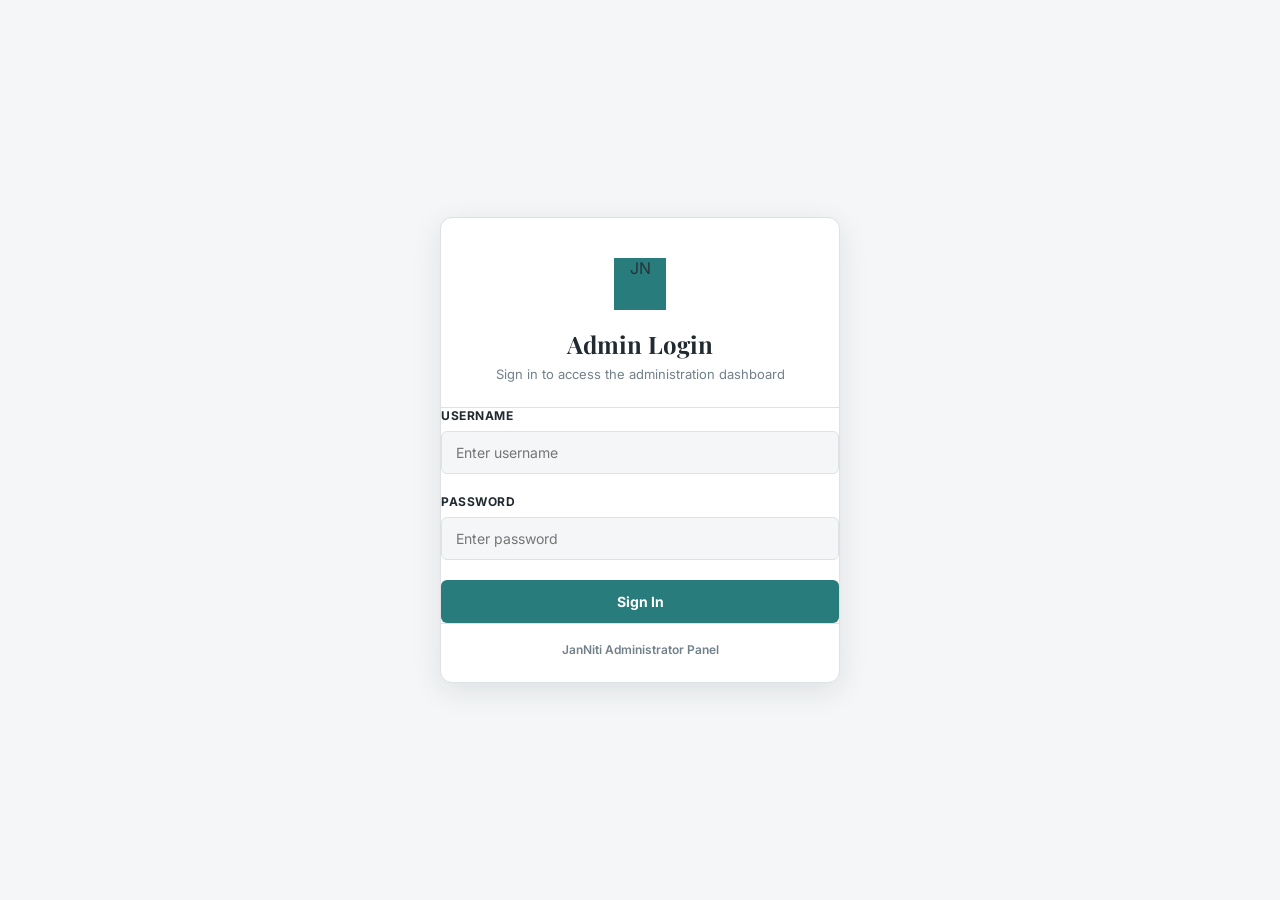
<file: frontend/Admin Side/admin.html>
<!DOCTYPE html>
<html lang="en">

<head>

    <meta charset="UTF-8">

    <meta name="viewport"
          content="width=device-width, initial-scale=1.0">

    <title>JanNiti | Government Administration</title>

    <link rel="stylesheet" href="admin.css">

    <link
        href="https://fonts.googleapis.com/css2?family=Inter:wght@400;500;600;700;800&family=Playfair+Display:wght@600;700&display=swap"
        rel="stylesheet"
    >

</head>


<body>


<!-- =====================================================
     ADMIN LOGIN OVERLAY
===================================================== -->

<div id="adminLoginScreen">

    <div class="admin-login-card">

        <div class="admin-login-header">

            <div class="admin-login-logo">
                <div class="logo-symbol">JN</div>
            </div>

            <h2>Admin Login</h2>

            <p>Sign in to access the administration dashboard</p>

        </div>

        <form id="adminLoginForm">

            <div class="admin-login-field">
                <label for="adminUsername">Username</label>
                <input
                    type="text"
                    id="adminUsername"
                    placeholder="Enter username"
                    required
                    autocomplete="username"
                >
            </div>

            <div class="admin-login-field">
                <label for="adminPassword">Password</label>
                <input
                    type="password"
                    id="adminPassword"
                    placeholder="Enter password"
                    required
                    autocomplete="current-password"
                >
            </div>

            <div
                id="adminLoginError"
                class="admin-login-error"
                style="display: none;"
            ></div>

            <button
                type="submit"
                id="adminLoginBtn"
            >
                Sign In
            </button>

        </form>

        <div class="admin-login-footer">
            JanNiti Administrator Panel
        </div>

    </div>

</div>


<!-- =====================================================
     SIDEBAR
===================================================== -->

<aside class="sidebar" id="sidebar">


    <!-- LOGO -->

    <div class="brand">

        <div class="brand-logo">
            JN
        </div>

        <div class="brand-info">

            <h2>JanNiti</h2>

            <span>Government Portal</span>

        </div>

    </div>


    <!-- NAVIGATION -->

    <div class="nav-title">
        ADMINISTRATION
    </div>


    <nav class="side-nav">


        <button
            class="nav-button active"
            data-section="dashboard"
        >

            <span class="nav-icon">▦</span>

            <span>Dashboard</span>

        </button>


        <button
            class="nav-button"
            data-section="complaints"
        >

            <span class="nav-icon">▤</span>

            <span>Complaints</span>

        </button>


        <button
            class="nav-button"
            data-section="analysis"
        >

            <span class="nav-icon">◫</span>

            <span>Analysis</span>

        </button>


        <button
            class="nav-button"
            data-section="priority"
        >

            <span class="nav-icon">◆</span>

            <span>Priority Issues</span>

        </button>


    </nav>


    <!-- ADMIN PROFILE -->

    <div class="admin-profile">

        <div class="avatar">
            AD
        </div>

        <div>

            <strong>Administrator</strong>

            <small>District Administration</small>

        </div>

    </div>


</aside>



<!-- =====================================================
     MAIN CONTENT
===================================================== -->

<main class="main-content">


    <!-- TOP BAR -->

    <header class="topbar">


        <div class="topbar-left">

            <button
                class="menu-button"
                id="menuButton"
            >
                ☰
            </button>


            <div>

                <span class="top-label">
                    ADMINISTRATIVE PORTAL
                </span>

                <h1 id="pageTitle">
                    Development Dashboard
                </h1>

            </div>

        </div>


        <div class="topbar-right">

            <button
                class="admin-logout-btn"
                id="adminLogoutBtn"
                style="display: none;"
            >
                Logout
            </button>

            <span id="currentDate"></span>

            <div class="notification">

                🔔

                <span id="notificationCount">
                    0
                </span>

            </div>

        </div>


    </header>



    <!-- =================================================
         PAGE CONTAINER
    ================================================= -->

    <div class="page-container">



        <!-- =================================================
             DASHBOARD SECTION
        ================================================= -->

        <section
            class="page-section active-section"
            id="dashboard"
        >


            <div class="section-header">

                <div>

                    <span class="section-label">
                        OVERVIEW
                    </span>

                    <h2>
                        Community Feedback Overview
                    </h2>

                    <p>
                        Monitor citizen complaints and
                        development issues.
                    </p>

                </div>


                <button
                    class="refresh-button"
                    id="refreshButton"
                >

                    ↻ Refresh Data

                </button>

            </div>



            <!-- STATISTICS -->

            <div class="stats-grid">


                <div class="stat-card">

                    <div class="stat-icon teal">
                        ▤
                    </div>

                    <div>

                        <span>Total Complaints</span>

                        <strong id="totalComplaints">
                            0
                        </strong>

                        <small>
                            All submitted complaints
                        </small>

                    </div>

                </div>



                <div class="stat-card">

                    <div class="stat-icon gold">
                        ◷
                    </div>

                    <div>

                        <span>Pending</span>

                        <strong id="pendingComplaints">
                            0
                        </strong>

                        <small>
                            Awaiting review
                        </small>

                    </div>

                </div>



                <div class="stat-card">

                    <div class="stat-icon orange">
                        !
                    </div>

                    <div>

                        <span>Under Review</span>

                        <strong id="reviewComplaints">
                            0
                        </strong>

                        <small>
                            Currently being reviewed
                        </small>

                    </div>

                </div>



                <div class="stat-card">

                    <div class="stat-icon green">
                        ✓
                    </div>

                    <div>

                        <span>Resolved</span>

                        <strong id="resolvedComplaints">
                            0
                        </strong>

                        <small>
                            Successfully resolved
                        </small>

                    </div>

                </div>


            </div>



            <!-- DASHBOARD CARDS -->

            <div class="two-column">


                <!-- PRIORITY -->

                <div class="card">

                    <div class="card-header">

                        <div>

                            <span class="section-label">
                                COMMUNITY NEEDS
                            </span>

                            <h3>
                                Priority Issues
                            </h3>

                        </div>

                        <span class="gold-symbol">
                            ◆
                        </span>

                    </div>


                    <div id="dashboardPriorityList">

                    </div>


                    <button
                        class="text-button"
                        data-section-target="priority"
                    >
                        View All Priority Issues →
                    </button>

                </div>



                <!-- CATEGORY -->

                <div class="card">

                    <div class="card-header">

                        <div>

                            <span class="section-label">
                                DISTRIBUTION
                            </span>

                            <h3>
                                Issue Categories
                            </h3>

                        </div>

                    </div>


                    <div id="dashboardCategoryList">

                    </div>


                    <button
                        class="text-button"
                        data-section-target="analysis"
                    >
                        View Full Analysis →
                    </button>

                </div>


            </div>



            <!-- RECENT COMPLAINTS -->

            <div class="card large-card">

                <div class="card-header">

                    <div>

                        <span class="section-label">
                            CITIZEN REPORTS
                        </span>

                        <h3>
                            Recent Complaints
                        </h3>

                    </div>


                    <button
                        class="text-button"
                        data-section-target="complaints"
                    >
                        View All →
                    </button>

                </div>


                <div class="table-container">

                    <table>

                        <thead>

                            <tr>

                                <th>ID</th>

                                <th>Category</th>

                                <th>Location</th>

                                <th>Severity</th>

                                <th>Status</th>

                                <th>Priority</th>

                                <th>Action</th>

                            </tr>

                        </thead>


                        <tbody
                            id="dashboardTable"
                        >

                        </tbody>

                    </table>

                </div>

            </div>


        </section>



        <!-- =================================================
             COMPLAINTS SECTION
        ================================================= -->

        <section
            class="page-section"
            id="complaints"
        >


            <div class="section-header">

                <div>

                    <span class="section-label">
                        CITIZEN REPORTS
                    </span>

                    <h2>
                        Complaint Management
                    </h2>

                    <p>
                        Review and manage complaints
                        submitted by citizens.
                    </p>

                </div>

            </div>



            <!-- SEARCH -->

            <div class="filter-card">

                <div class="search-box">

                    <span>⌕</span>

                    <input
                        type="text"
                        id="searchInput"
                        placeholder="Search complaint ID, category or location..."
                    >

                </div>


                <select id="statusFilter">

                    <option value="All">
                        All Status
                    </option>

                    <option value="Submitted">
                        Submitted
                    </option>

                    <option value="Under Review">
                        Under Review
                    </option>

                    <option value="Action Planned">
                        Action Planned
                    </option>

                    <option value="Resolved">
                        Resolved
                    </option>

                </select>


                <select id="severityFilter">

                    <option value="All">
                        All Severity
                    </option>

                    <option value="High">
                        High
                    </option>

                    <option value="Medium">
                        Medium
                    </option>

                    <option value="Low">
                        Low
                    </option>

                </select>

            </div>



            <div class="card large-card">

                <div class="table-container">

                    <table>

                        <thead>

                            <tr>

                                <th>Complaint ID</th>

                                <th>Category</th>

                                <th>Citizen</th>

                                <th>Location</th>

                                <th>Severity</th>

                                <th>Status</th>

                                <th>Priority</th>

                                <th>Action</th>

                            </tr>

                        </thead>


                        <tbody
                            id="complaintsTable"
                        >

                        </tbody>

                    </table>

                </div>

            </div>


        </section>



        <!-- =================================================
             ANALYSIS SECTION
        ================================================= -->

        <section
            class="page-section"
            id="analysis"
        >


            <div class="section-header">

                <div>

                    <span class="section-label">
                        DATA ANALYSIS
                    </span>

                    <h2>
                        Complaint Analysis
                    </h2>

                    <p>
                        Understand the distribution of
                        citizen complaints.
                    </p>

                </div>

            </div>



            <div class="analysis-grid">


                <!-- CATEGORY ANALYSIS -->

                <div class="card">

                    <div class="card-header">

                        <div>

                            <span class="section-label">
                                CATEGORY
                            </span>

                            <h3>
                                Complaints by Category
                            </h3>

                        </div>

                    </div>


                    <div id="analysisCategoryList">

                    </div>

                </div>



                <!-- STATUS ANALYSIS -->

                <div class="card">

                    <div class="card-header">

                        <div>

                            <span class="section-label">
                                STATUS
                            </span>

                            <h3>
                                Complaint Status
                            </h3>

                        </div>

                    </div>


                    <div id="statusAnalysis">

                    </div>

                </div>


            </div>



            <!-- SUMMARY -->

            <div class="card">

                <div class="card-header">

                    <div>

                        <span class="section-label">
                            SUMMARY
                        </span>

                        <h3>
                            Administrative Summary
                        </h3>

                    </div>

                </div>


                <div
                    class="summary-grid"
                    id="summaryGrid"
                >

                </div>

            </div>


        </section>



        <!-- =================================================
             PRIORITY SECTION
        ================================================= -->

        <section
            class="page-section"
            id="priority"
        >


            <div class="section-header">

                <div>

                    <span class="section-label">
                        URGENT ISSUES
                    </span>

                    <h2>
                        Priority Issues
                    </h2>

                    <p>
                        Complaints requiring greater
                        administrative attention.
                    </p>

                </div>

            </div>



            <div class="priority-banner">

                <div>

                    <strong>
                        Priority Score
                    </strong>

                    <p>
                        Higher scores indicate issues
                        that may require earlier attention.
                    </p>

                </div>


                <div class="priority-legend">

                    <span class="high">
                        ● High
                    </span>

                    <span class="medium">
                        ● Medium
                    </span>

                    <span class="low">
                        ● Low
                    </span>

                </div>

            </div>



            <div class="card large-card">

                <div class="table-container">

                    <table>

                        <thead>

                            <tr>

                                <th>Rank</th>

                                <th>Category</th>

                                <th>Reported issues</th>

                                <th>Citizen demand</th>

                                <th>Urgency weight</th>

                                <th>Hotspot score</th>

                                <th>Priority score</th>

                                <th>Band</th>

                            </tr>

                        </thead>


                        <tbody
                            id="priorityTable"
                        >

                        </tbody>

                    </table>

                </div>

            </div>


        </section>


    </div>

</main>



<!-- =====================================================
     COMPLAINT DETAILS MODAL
===================================================== -->

<div
    class="modal-overlay hidden"
    id="modalOverlay"
>


    <div class="modal">


        <button
            class="close-modal"
            id="closeModal"
        >
            ×
        </button>


        <span class="section-label">
            COMPLAINT DETAILS
        </span>


        <h2 id="modalTitle">
            Complaint
        </h2>


        <p
            class="modal-id"
            id="modalId"
        >
        </p>


        <div
            class="details-grid"
            id="modalDetails"
        >
        </div>


        <div class="description-box">

            <span>
                COMPLAINT DESCRIPTION
            </span>

            <p id="modalDescription">
            </p>

        </div>


        <div class="status-update">

            <label>
                Update Complaint Status
            </label>


            <select id="modalStatus">

                <option value="Submitted">
                    Submitted
                </option>

                <option value="Under Review">
                    Under Review
                </option>

                <option value="Action Planned">
                    Action Planned
                </option>

                <option value="Resolved">
                    Resolved
                </option>

            </select>


            <button
                id="updateStatusButton"
            >
                Update Status
            </button>

        </div>


    </div>

</div>



<!-- =====================================================
     TOAST
===================================================== -->

<div
    class="toast"
    id="toast"
>
    Updated successfully
</div>



<script src="admin.js"></script>

</body>

</html>
</file>
<file: Citizen side/style.css>
/* =========================================
   JAN NITI - CITIZEN PORTAL
   Formal Government Style
========================================= */


/* ---------- ROOT ---------- */

:root {

    --navy: #102a43;
    --dark-navy: #071a2b;
    --blue: #1769aa;
    --light-blue: #eaf4fb;

    --green: #26734d;
    --light-green: #edf8f1;

    --gold: #b8860b;
    --light-gold: #fff8e5;

    --red: #b42318;
    --light-red: #fff0ee;

    --orange: #c76b18;

    --white: #ffffff;
    --off-white: #f7f9fb;
    --border: #dce4ec;

    --text: #172b4d;
    --muted: #64748b;

    --shadow:
        0 10px 30px rgba(16, 42, 67, 0.08);

    --radius: 12px;
}


/* ---------- RESET ---------- */

* {
    margin: 0;
    padding: 0;
    box-sizing: border-box;
}

html {
    scroll-behavior: smooth;
}

body {

    font-family: "Inter", sans-serif;

    color: var(--text);

    background: var(--off-white);

    line-height: 1.6;
}

a {
    text-decoration: none;
    color: inherit;
}

button,
input,
textarea,
select {
    font-family: inherit;
}


/* ---------- CONTAINER ---------- */

.container {

    width: min(1180px, 92%);

    margin: auto;
}


/* =========================================
   HEADER
========================================= */

.header {

    position: sticky;

    top: 0;

    z-index: 1000;

    background: rgba(255,255,255,0.96);

    backdrop-filter: blur(10px);

    border-bottom: 1px solid var(--border);
}


.nav-container {

    height: 82px;

    display: flex;

    align-items: center;

    justify-content: space-between;
}


/* Logo */

.logo {

    display: flex;

    align-items: center;

    gap: 12px;
}


.logo-symbol {

    width: 46px;

    height: 46px;

    border-radius: 8px;

    background: var(--navy);

    color: white;

    display: flex;

    align-items: center;

    justify-content: center;

    font-weight: 700;

    letter-spacing: 1px;
}


.logo-text {

    display: flex;

    flex-direction: column;
}


.logo-text strong {

    font-family: "Playfair Display", serif;

    font-size: 24px;

    color: var(--navy);

    line-height: 1;
}


.logo-text span {

    font-size: 10px;

    color: var(--muted);

    margin-top: 4px;

    text-transform: uppercase;

    letter-spacing: 0.6px;
}


/* Navbar */

.navbar {

    display: flex;

    align-items: center;

    gap: 32px;
}


.nav-link {

    position: relative;

    font-size: 14px;

    font-weight: 600;

    color: #526579;

    padding: 8px 0;

    transition: 0.3s;
}


.nav-link:hover,
.nav-link.active {

    color: var(--navy);
}


.nav-link.active::after {

    content: "";

    position: absolute;

    bottom: -4px;

    left: 0;

    width: 100%;

    height: 2px;

    background: var(--gold);
}


.mobile-menu {

    display: none;

    background: none;

    border: none;

    font-size: 25px;

    cursor: pointer;
}


/* =========================================
   HERO
========================================= */

.hero {

    min-height: 620px;

    position: relative;

    display: flex;

    align-items: center;

    background:

        linear-gradient(
            100deg,
            rgba(7, 26, 43, 0.97),
            rgba(16, 42, 67, 0.88),
            rgba(23, 105, 170, 0.72)
        );

    overflow: hidden;
}


.hero::after {

    content: "";

    position: absolute;

    right: -100px;

    bottom: -150px;

    width: 500px;

    height: 500px;

    border: 1px solid rgba(255,255,255,0.12);

    border-radius: 50%;
}


.hero-content {

    position: relative;

    z-index: 2;

    color: white;

    max-width: 780px;
}


.hero-badge {

    display: inline-block;

    border: 1px solid rgba(255,255,255,0.3);

    background: rgba(255,255,255,0.08);

    padding: 8px 14px;

    border-radius: 30px;

    font-size: 11px;

    letter-spacing: 1.5px;

    font-weight: 700;

    margin-bottom: 24px;
}


.hero h1 {

    font-family: "Playfair Display", serif;

    font-size: clamp(44px, 6vw, 72px);

    line-height: 1.08;

    margin-bottom: 24px;

    font-weight: 700;
}


.hero h1 span {

    display: block;

    color: #e5c46b;
}


.hero p {

    max-width: 650px;

    font-size: 17px;

    color: rgba(255,255,255,0.82);

    margin-bottom: 35px;
}


.hero-buttons {

    display: flex;

    gap: 14px;

    flex-wrap: wrap;
}


/* =========================================
   BUTTONS
========================================= */

.btn {

    display: inline-flex;

    align-items: center;

    justify-content: center;

    gap: 12px;

    border: none;

    cursor: pointer;

    padding: 13px 22px;

    border-radius: 7px;

    font-size: 14px;

    font-weight: 700;

    transition: 0.25s;
}


.btn-primary {

    background: var(--gold);

    color: white;

    box-shadow: 0 5px 15px rgba(184,134,11,0.2);
}


.btn-primary:hover {

    background: #9d7208;

    transform: translateY(-2px);
}


.btn-outline {

    border: 1px solid rgba(255,255,255,0.55);

    color: white;

    background: transparent;
}


.btn-outline:hover {

    background: white;

    color: var(--navy);
}


.btn-secondary {

    background: var(--light-blue);

    color: var(--blue);
}


/* =========================================
   SECTION
========================================= */

.section {

    padding: 90px 0;
}


.section-heading {

    margin-bottom: 40px;
}


.section-heading.center {

    text-align: center;
}


.small-title {

    font-size: 11px;

    font-weight: 800;

    letter-spacing: 1.7px;

    color: var(--gold);

    text-transform: uppercase;
}


.section-heading h2 {

    font-family: "Playfair Display", serif;

    color: var(--navy);

    font-size: clamp(32px, 4vw, 46px);

    margin: 8px 0 10px;
}


.section-heading p {

    color: var(--muted);

    max-width: 650px;
}


.section-heading.center p {

    margin: auto;
}


/* =========================================
   QUICK ACTIONS
========================================= */

.quick-actions {

    background: white;

    padding: 90px 0;
}


.action-grid {

    display: grid;

    grid-template-columns:
        repeat(3, 1fr);

    gap: 22px;
}


.action-card {

    background: white;

    border: 1px solid var(--border);

    border-radius: var(--radius);

    padding: 32px;

    transition: 0.3s;

    box-shadow: 0 4px 15px rgba(16,42,67,0.03);
}


.action-card:hover {

    transform: translateY(-6px);

    box-shadow: var(--shadow);

    border-color: #c5d4e1;
}


.action-icon {

    width: 54px;

    height: 54px;

    display: flex;

    align-items: center;

    justify-content: center;

    border-radius: 10px;

    font-size: 24px;

    margin-bottom: 22px;
}


.action-icon.green {

    background: var(--light-green);
}


.action-icon.blue {

    background: var(--light-blue);
}


.action-icon.gold {

    background: var(--light-gold);
}


.action-card h3 {

    font-size: 19px;

    margin-bottom: 10px;

    color: var(--navy);
}


.action-card p {

    color: var(--muted);

    font-size: 14px;

    margin-bottom: 22px;
}


.card-link {

    color: var(--blue);

    font-size: 13px;

    font-weight: 700;
}


/* =========================================
   FORM
========================================= */

.submit-section {

    background: #f5f8fb;
}


.form-wrapper {

    background: white;

    border: 1px solid var(--border);

    border-radius: 14px;

    overflow: hidden;

    box-shadow: var(--shadow);
}


.form-header {

    background: var(--navy);

    color: white;

    padding: 25px 32px;
}


.form-header > div {

    display: flex;

    align-items: center;

    gap: 18px;
}


.form-number {

    font-family: "Playfair Display", serif;

    font-size: 30px;

    color: #e5c46b;
}


.form-header h3 {

    font-size: 19px;
}


.form-header p {

    font-size: 12px;

    color: rgba(255,255,255,0.65);
}


#complaintForm {

    padding: 35px;
}


.form-section {

    padding-bottom: 35px;

    margin-bottom: 35px;

    border-bottom: 1px solid var(--border);
}


.form-section:last-of-type {

    border-bottom: none;

    margin-bottom: 0;
}


.form-section > h4 {

    font-size: 16px;

    color: var(--navy);

    margin-bottom: 22px;
}


.form-grid {

    display: grid;

    grid-template-columns:
        repeat(2, 1fr);

    gap: 22px;
}


.form-group {

    margin-bottom: 22px;
}


.form-group label,
.track-card label {

    display: block;

    font-size: 13px;

    font-weight: 700;

    color: var(--navy);

    margin-bottom: 8px;
}


input,
select,
textarea {

    width: 100%;

    padding: 13px 15px;

    border: 1px solid #ccd6e0;

    border-radius: 7px;

    background: white;

    color: var(--text);

    font-size: 14px;

    outline: none;

    transition: 0.2s;
}


input:focus,
select:focus,
textarea:focus {

    border-color: var(--blue);

    box-shadow:
        0 0 0 3px rgba(23,105,170,0.08);
}


textarea {

    resize: vertical;
}


/* =========================================
   SEVERITY
========================================= */

.severity-options {

    display: grid;

    grid-template-columns:
        repeat(3, 1fr);

    gap: 12px;
}


.severity-card {

    border: 1px solid var(--border);

    padding: 16px;

    border-radius: 8px;

    display: flex;

    align-items: center;

    gap: 12px;

    cursor: pointer;

    transition: 0.2s;
}


.severity-card:hover {

    border-color: var(--blue);

    background: #fafcff;
}


.severity-card input {

    width: auto;
}


.severity-card span {

    font-size: 18px;
}


.severity-card div {

    display: flex;

    flex-direction: column;
}


.severity-card strong {

    font-size: 13px;
}


.severity-card small {

    font-size: 11px;

    color: var(--muted);
}


/* =========================================
   PHOTO UPLOAD
========================================= */

.upload-box {

    border: 1.5px dashed #c6d1dc;

    border-radius: 10px;

    padding: 35px;

    text-align: center;

    background: #fbfcfd;
}


.upload-icon {

    font-size: 34px;

    margin-bottom: 10px;
}


.upload-box h4 {

    color: var(--navy);

    margin-bottom: 5px;
}


.upload-box p {

    font-size: 12px;

    color: var(--muted);

    margin-bottom: 16px;
}


.upload-button {

    display: inline-block;

    background: var(--light-blue);

    color: var(--blue);

    border-radius: 6px;

    padding: 9px 16px;

    font-size: 13px;

    font-weight: 700;

    cursor: pointer;
}


.file-name {

    margin-top: 12px;

    font-weight: 600;
}


.photo-preview {

    max-width: 220px;

    max-height: 160px;

    border-radius: 8px;

    margin: 15px auto 0;

    display: none;

    object-fit: cover;
}


/* =========================================
   FORM FOOTER
========================================= */

.form-footer {

    display: flex;

    align-items: center;

    justify-content: space-between;

    gap: 20px;

    padding-top: 10px;
}


.form-footer p {

    font-size: 12px;

    color: var(--muted);

    max-width: 550px;
}


.submit-button {

    white-space: nowrap;
}


/* =========================================
   SUCCESS
========================================= */

.success-section {

    background: var(--light-green);

    padding: 80px 0;
}


.success-card {

    max-width: 700px;

    margin: auto;

    background: white;

    text-align: center;

    padding: 55px 35px;

    border-radius: 15px;

    box-shadow: var(--shadow);

    border: 1px solid #d7eadf;
}


.success-icon {

    width: 65px;

    height: 65px;

    margin: 0 auto 20px;

    border-radius: 50%;

    background: var(--green);

    color: white;

    font-size: 32px;

    display: flex;

    align-items: center;

    justify-content: center;
}


.success-card h2 {

    font-family: "Playfair Display", serif;

    font-size: 32px;

    color: var(--navy);

    margin: 8px 0 10px;
}


.success-card > p {

    color: var(--muted);

    max-width: 520px;

    margin: auto;
}


.complaint-id-box {

    background: #f5f8fb;

    border: 1px solid var(--border);

    padding: 20px;

    border-radius: 9px;

    margin: 25px 0;
}


.complaint-id-box span {

    display: block;

    font-size: 10px;

    letter-spacing: 1.5px;

    color: var(--muted);

    font-weight: 700;
}


.complaint-id-box strong {

    display: block;

    color: var(--blue);

    font-size: 28px;

    letter-spacing: 2px;

    margin-top: 4px;
}


.success-buttons {

    display: flex;

    justify-content: center;

    gap: 12px;

    flex-wrap: wrap;
}


/* =========================================
   TRACK
========================================= */

.track-section {

    background: white;
}


.track-card {

    max-width: 750px;

    margin: auto;

    background: #f8fafc;

    padding: 35px;

    border-radius: 12px;

    border: 1px solid var(--border);
}


.track-input {

    display: flex;

    gap: 10px;
}


.track-input input {

    flex: 1;
}


.track-input button {

    min-width: 110px;
}


.track-result {

    margin-top: 30px;

    background: white;

    border: 1px solid var(--border);

    border-radius: 10px;

    padding: 25px;
}


.result-header {

    display: flex;

    justify-content: space-between;

    gap: 20px;

    padding-bottom: 20px;

    border-bottom: 1px solid var(--border);
}


.result-header h3 {

    color: var(--navy);

    margin-bottom: 4px;
}


.result-header p {

    font-size: 13px;

    color: var(--muted);
}


.status-badge {

    padding: 7px 12px;

    height: fit-content;

    border-radius: 30px;

    background: var(--light-gold);

    color: var(--gold);

    font-size: 11px;

    font-weight: 800;
}


/* Timeline */

.timeline {

    margin-top: 25px;

    border-left: 2px solid #dbe4ec;

    padding-left: 25px;
}


.timeline-item {

    position: relative;

    margin-bottom: 25px;
}


.timeline-item::before {

    content: "";

    position: absolute;

    left: -34px;

    top: 3px;

    width: 14px;

    height: 14px;

    border-radius: 50%;

    background: white;

    border: 2px solid #cbd5e1;
}


.timeline-item.completed::before {

    background: var(--green);

    border-color: var(--green);
}


.timeline-item.current::before {

    background: var(--gold);

    border-color: var(--gold);
}


.timeline-item strong {

    font-size: 13px;
}


.timeline-item p {

    color: var(--muted);

    font-size: 12px;
}


/* =========================================
   ABOUT
========================================= */

.about-section {

    background: #f5f8fb;
}


.about-grid {

    display: grid;

    grid-template-columns:
        1.1fr 0.9fr;

    gap: 60px;

    align-items: center;
}


.about-content h2 {

    font-family: "Playfair Display", serif;

    color: var(--navy);

    font-size: clamp(32px, 4vw, 46px);

    line-height: 1.2;

    margin: 10px 0 20px;
}


.about-content p {

    color: var(--muted);

    margin-bottom: 15px;

    font-size: 15px;
}


.about-card {

    background: white;

    padding: 32px;

    border-radius: 12px;

    border: 1px solid var(--border);

    box-shadow: var(--shadow);
}


.about-card h3 {

    font-family: "Playfair Display", serif;

    color: var(--navy);

    font-size: 25px;

    margin-bottom: 25px;
}


.process-item {

    display: flex;

    gap: 15px;

    padding: 17px 0;

    border-bottom: 1px solid var(--border);
}


.process-item:last-child {

    border-bottom: none;
}


.process-item > span {

    width: 34px;

    height: 34px;

    flex-shrink: 0;

    border-radius: 50%;

    background: var(--light-blue);

    color: var(--blue);

    display: flex;

    align-items: center;

    justify-content: center;

    font-size: 11px;

    font-weight: 800;
}


.process-item strong {

    font-size: 14px;

    color: var(--navy);
}


.process-item p {

    color: var(--muted);

    font-size: 12px;

    margin-top: 2px;
}


/* =========================================
   FOOTER
========================================= */

.footer {

    background: var(--dark-navy);

    color: white;

    padding: 45px 0 25px;
}


.footer-content {

    display: grid;

    grid-template-columns:
        1fr 1fr;

    gap: 25px;
}


.footer-logo {

    font-family: "Playfair Display", serif;

    font-size: 28px;

    color: #e5c46b;
}


.footer p {

    color: rgba(255,255,255,0.6);

    font-size: 12px;
}


.footer-links {

    display: flex;

    justify-content: flex-end;

    gap: 22px;

    align-items: center;

    flex-wrap: wrap;
}


.footer-links a {

    color: rgba(255,255,255,0.75);

    font-size: 12px;
}


.footer-links a:hover {

    color: white;
}


.footer-bottom {

    grid-column: 1 / -1;

    border-top: 1px solid rgba(255,255,255,0.12);

    padding-top: 20px;

    margin-top: 15px;

    color: rgba(255,255,255,0.45);

    font-size: 11px;
}


/* =========================================
   TOAST
========================================= */

.toast {

    position: fixed;

    bottom: 30px;

    right: 30px;

    background: var(--navy);

    color: white;

    padding: 12px 18px;

    border-radius: 7px;

    font-size: 13px;

    opacity: 0;

    transform: translateY(20px);

    pointer-events: none;

    transition: 0.3s;

    z-index: 2000;
}


.toast.show {

    opacity: 1;

    transform: translateY(0);
}


/* =========================================
   UTILITY
========================================= */

.hidden {

    display: none !important;
}


/* =========================================
   RESPONSIVE
========================================= */

@media (max-width: 850px) {

    .navbar {

        display: none;

        position: absolute;

        top: 82px;

        left: 0;

        right: 0;

        background: white;

        padding: 20px;

        flex-direction: column;

        border-bottom: 1px solid var(--border);
    }


    .navbar.show {

        display: flex;
    }


    .mobile-menu {

        display: block;
    }


    .action-grid {

        grid-template-columns: 1fr;
    }


    .about-grid {

        grid-template-columns: 1fr;

        gap: 35px;
    }


    .footer-content {

        grid-template-columns: 1fr;
    }


    .footer-links {

        justify-content: flex-start;
    }

}


@media (max-width: 650px) {

    .hero {

        min-height: 560px;
    }


    .hero h1 {

        font-size: 42px;
    }


    .form-grid {

        grid-template-columns: 1fr;
    }


    .severity-options {

        grid-template-columns: 1fr;
    }


    #complaintForm {

        padding: 22px;
    }


    .form-footer {

        flex-direction: column;

        align-items: stretch;
    }


    .track-input {

        flex-direction: column;
    }


    .result-header {

        flex-direction: column;
    }


    .section {

        padding: 65px 0;
    }

}
</file>
<file: frontend/styles.css>
/* =====================================================
   JAN NITI - UNIFIED PORTAL
   Combined Citizen + Admin Styles
   ===================================================== */

/* ---------- ROOT VARIABLES ---------- */

:root {
    --navy: #102a43;
    --dark-navy: #071a2b;
    --blue: #1769aa;
    --light-blue: #eaf4fb;
    --green: #26734d;
    --light-green: #edf8f1;
    --gold: #b8860b;
    --light-gold: #fff8e5;
    --red: #b42318;
    --light-red: #fff0ee;
    --orange: #c76b18;

    --charcoal: #202A30;
    --dark: #172027;
    --teal: #287C7C;
    --teal-dark: #1F6262;
    --teal-light: #EAF5F4;
    --gold-admin: #C69A3A;
    --gold-light: #FBF5E8;
    --green-admin: #31805B;
    --green-light: #EAF6EF;
    --orange-admin: #C56B2A;
    --orange-light: #FFF2E8;
    --red-admin: #B5423A;
    --red-light: #FCEDEC;

    --white: #ffffff;
    --off-white: #f7f9fb;
    --border: #dce4ec;
    --background: #F4F6F7;

    --text: #172b4d;
    --muted: #64748b;

    --shadow: 0 10px 30px rgba(16, 42, 67, 0.08);
    --shadow-admin: 0 8px 25px rgba(32, 42, 48, 0.07);

    --radius: 12px;
}

/* ---------- RESET ---------- */

* { margin: 0; padding: 0; box-sizing: border-box; }
html { scroll-behavior: smooth; }
body {
    font-family: "Inter", sans-serif;
    color: var(--text);
    background: var(--off-white);
    line-height: 1.6;
}
a { text-decoration: none; color: inherit; }
button, input, textarea, select { font-family: inherit; }
button { cursor: pointer; }

.container { width: min(1180px, 92%); margin: auto; }
.hidden { display: none !important; }

/* ---------- PORTAL SHOW/HIDE ---------- */

.portal { display: none; }
.portal.active-portal { display: block; }

/* =====================================================
   LANDING PAGE
===================================================== */

.landing-page { background: var(--off-white); }

.landing-header {
    position: sticky;
    top: 0;
    z-index: 1000;
    background: rgba(255,255,255,0.96);
    backdrop-filter: blur(10px);
    border-bottom: 1px solid var(--border);
}

.landing-hero {
    min-height: 420px;
    position: relative;
    display: flex;
    align-items: center;
    background: linear-gradient(100deg, rgba(7,26,43,0.97), rgba(16,42,67,0.88), rgba(23,105,170,0.72));
    overflow: hidden;
}

.landing-hero::after {
    content: "";
    position: absolute;
    right: -100px;
    bottom: -150px;
    width: 500px;
    height: 500px;
    border: 1px solid rgba(255,255,255,0.12);
    border-radius: 50%;
}

.landing-hero .hero-content {
    position: relative;
    z-index: 2;
    color: white;
    max-width: 780px;
}

.role-selector {
    padding: 90px 0;
    background: white;
}

.role-grid {
    display: grid;
    grid-template-columns: repeat(2, 1fr);
    gap: 30px;
    max-width: 900px;
    margin: 0 auto;
}

.role-card {
    background: white;
    border: 2px solid var(--border);
    border-radius: 16px;
    padding: 40px 32px;
    text-align: center;
    cursor: pointer;
    transition: 0.3s;
    position: relative;
    overflow: hidden;
}

.role-card:hover {
    transform: translateY(-8px);
    box-shadow: 0 20px 50px rgba(16,42,67,0.12);
    border-color: var(--gold);
}

.role-icon {
    width: 80px;
    height: 80px;
    margin: 0 auto 20px;
    border-radius: 50%;
    display: flex;
    align-items: center;
    justify-content: center;
    font-size: 36px;
}

.citizen-icon { background: var(--light-blue); }
.admin-icon { background: var(--teal-light); }

.role-card h3 {
    font-family: "Playfair Display", serif;
    font-size: 26px;
    color: var(--navy);
    margin-bottom: 10px;
}

.role-card > p {
    color: var(--muted);
    font-size: 14px;
    margin-bottom: 20px;
}

.role-features {
    list-style: none;
    text-align: left;
    margin-bottom: 25px;
}

.role-features li {
    padding: 8px 0;
    font-size: 13px;
    color: #3d5068;
    border-bottom: 1px solid #f0f2f5;
}

.role-features li::before {
    content: "\2713 ";
    color: var(--green);
    font-weight: 800;
    margin-right: 8px;
}

.role-btn {
    display: inline-block;
    background: var(--gold);
    color: white;
    padding: 13px 28px;
    border-radius: 8px;
    font-size: 14px;
    font-weight: 700;
    transition: 0.25s;
}

.role-card:hover .role-btn {
    background: #9d7208;
}

/* =====================================================
   HEADER (CITIZEN)
===================================================== */

.header {
    position: sticky;
    top: 0;
    z-index: 1000;
    background: rgba(255,255,255,0.96);
    backdrop-filter: blur(10px);
    border-bottom: 1px solid var(--border);
}

.nav-container {
    height: 82px;
    display: flex;
    align-items: center;
    justify-content: space-between;
}

.logo {
    display: flex;
    align-items: center;
    gap: 12px;
}

.logo-symbol {
    width: 46px;
    height: 46px;
    border-radius: 8px;
    background: var(--navy);
    color: white;
    display: flex;
    align-items: center;
    justify-content: center;
    font-weight: 700;
    letter-spacing: 1px;
}

.logo-text { display: flex; flex-direction: column; }

.logo-text strong {
    font-family: "Playfair Display", serif;
    font-size: 24px;
    color: var(--navy);
    line-height: 1;
}

.logo-text span {
    font-size: 10px;
    color: var(--muted);
    margin-top: 4px;
    text-transform: uppercase;
    letter-spacing: 0.6px;
}

.navbar { display: flex; align-items: center; gap: 32px; }

.nav-link {
    position: relative;
    font-size: 14px;
    font-weight: 600;
    color: #526579;
    padding: 8px 0;
    transition: 0.3s;
}

.nav-link:hover, .nav-link.active { color: var(--navy); }

.nav-link.active::after {
    content: "";
    position: absolute;
    bottom: -4px;
    left: 0;
    width: 100%;
    height: 2px;
    background: var(--gold);
}

.switch-link {
    color: var(--blue) !important;
    font-size: 13px !important;
    font-weight: 600 !important;
    padding: 6px 14px !important;
    border-radius: 6px !important;
    background: var(--light-blue) !important;
    transition: all 0.2s !important;
}

.switch-link:hover {
    background: var(--blue) !important;
    color: white !important;
}

.mobile-menu {
    display: none;
    background: none;
    border: none;
    font-size: 25px;
    cursor: pointer;
}

/* =====================================================
   HERO
===================================================== */

.hero {
    min-height: 620px;
    position: relative;
    display: flex;
    align-items: center;
    background: linear-gradient(100deg, rgba(7,26,43,0.97), rgba(16,42,67,0.88), rgba(23,105,170,0.72));
    overflow: hidden;
}

.hero::after {
    content: "";
    position: absolute;
    right: -100px;
    bottom: -150px;
    width: 500px;
    height: 500px;
    border: 1px solid rgba(255,255,255,0.12);
    border-radius: 50%;
}

.hero-content {
    position: relative;
    z-index: 2;
    color: white;
    max-width: 780px;
}

.hero-badge {
    display: inline-block;
    border: 1px solid rgba(255,255,255,0.3);
    background: rgba(255,255,255,0.08);
    padding: 8px 14px;
    border-radius: 30px;
    font-size: 11px;
    letter-spacing: 1.5px;
    font-weight: 700;
    margin-bottom: 24px;
}

.hero h1 {
    font-family: "Playfair Display", serif;
    font-size: clamp(44px, 6vw, 72px);
    line-height: 1.08;
    margin-bottom: 24px;
    font-weight: 700;
}

.hero h1 span { display: block; color: #e5c46b; }

.hero p {
    max-width: 650px;
    font-size: 17px;
    color: rgba(255,255,255,0.82);
    margin-bottom: 35px;
}

.hero-buttons { display: flex; gap: 14px; flex-wrap: wrap; }

/* =====================================================
   BUTTONS
===================================================== */

.btn {
    display: inline-flex;
    align-items: center;
    justify-content: center;
    gap: 12px;
    border: none;
    cursor: pointer;
    padding: 13px 22px;
    border-radius: 7px;
    font-size: 14px;
    font-weight: 700;
    transition: 0.25s;
}

.btn-primary { background: var(--gold); color: white; box-shadow: 0 5px 15px rgba(184,134,11,0.2); }
.btn-primary:hover { background: #9d7208; transform: translateY(-2px); }
.btn-outline { border: 1px solid rgba(255,255,255,0.55); color: white; background: transparent; }
.btn-outline:hover { background: white; color: var(--navy); }
.btn-secondary { background: var(--light-blue); color: var(--blue); }

/* =====================================================
   SECTION
===================================================== */

.section { padding: 90px 0; }
.section-heading { margin-bottom: 40px; }
.section-heading.center { text-align: center; }

.small-title {
    font-size: 11px;
    font-weight: 800;
    letter-spacing: 1.7px;
    color: var(--gold);
    text-transform: uppercase;
}

.section-heading h2 {
    font-family: "Playfair Display", serif;
    color: var(--navy);
    font-size: clamp(32px, 4vw, 46px);
    margin: 8px 0 10px;
}

.section-heading p { color: var(--muted); max-width: 650px; }
.section-heading.center p { margin: auto; }

/* =====================================================
   QUICK ACTIONS
===================================================== */

.quick-actions { background: white; padding: 90px 0; }

.action-grid { display: grid; grid-template-columns: repeat(3, 1fr); gap: 22px; }

.action-card {
    background: white;
    border: 1px solid var(--border);
    border-radius: var(--radius);
    padding: 32px;
    transition: 0.3s;
    box-shadow: 0 4px 15px rgba(16,42,67,0.03);
}

.action-card:hover {
    transform: translateY(-6px);
    box-shadow: var(--shadow);
    border-color: #c5d4e1;
}

.action-icon {
    width: 54px;
    height: 54px;
    display: flex;
    align-items: center;
    justify-content: center;
    border-radius: 10px;
    font-size: 24px;
    margin-bottom: 22px;
}

.action-icon.green { background: var(--light-green); }
.action-icon.blue { background: var(--light-blue); }
.action-icon.gold { background: var(--light-gold); }

.action-card h3 { font-size: 19px; margin-bottom: 10px; color: var(--navy); }
.action-card p { color: var(--muted); font-size: 14px; margin-bottom: 22px; }
.card-link { color: var(--blue); font-size: 13px; font-weight: 700; }

/* =====================================================
   FORM
===================================================== */

.submit-section { background: #f5f8fb; }

.form-wrapper {
    background: white;
    border: 1px solid var(--border);
    border-radius: 14px;
    overflow: hidden;
    box-shadow: var(--shadow);
}

.form-header { background: var(--navy); color: white; padding: 25px 32px; }
.form-header > div { display: flex; align-items: center; gap: 18px; }

.form-number {
    font-family: "Playfair Display", serif;
    font-size: 30px;
    color: #e5c46b;
}

.form-header h3 { font-size: 19px; }
.form-header p { font-size: 12px; color: rgba(255,255,255,0.65); }

#complaintForm { padding: 35px; }

.form-section { padding-bottom: 35px; margin-bottom: 35px; border-bottom: 1px solid var(--border); }
.form-section:last-of-type { border-bottom: none; margin-bottom: 0; }
.form-section > h4 { font-size: 16px; color: var(--navy); margin-bottom: 22px; }

.form-grid { display: grid; grid-template-columns: repeat(2, 1fr); gap: 22px; }
.form-group { margin-bottom: 22px; }

.form-group label, .track-card label {
    display: block;
    font-size: 13px;
    font-weight: 700;
    color: var(--navy);
    margin-bottom: 8px;
}

input, select, textarea {
    width: 100%;
    padding: 13px 15px;
    border: 1px solid #ccd6e0;
    border-radius: 7px;
    background: white;
    color: var(--text);
    font-size: 14px;
    outline: none;
    transition: 0.2s;
}

input:focus, select:focus, textarea:focus {
    border-color: var(--blue);
    box-shadow: 0 0 0 3px rgba(23,105,170,0.08);
}

textarea { resize: vertical; }

/* Severity */

.severity-options { display: grid; grid-template-columns: repeat(3, 1fr); gap: 12px; }

.severity-card {
    border: 1px solid var(--border);
    padding: 16px;
    border-radius: 8px;
    display: flex;
    align-items: center;
    gap: 12px;
    cursor: pointer;
    transition: 0.2s;
}

.severity-card:hover { border-color: var(--blue); background: #fafcff; }
.severity-card input { width: auto; }
.severity-card span { font-size: 18px; }
.severity-card div { display: flex; flex-direction: column; }
.severity-card strong { font-size: 13px; }
.severity-card small { font-size: 11px; color: var(--muted); }

/* Photo Upload */

.upload-box {
    border: 1.5px dashed #c6d1dc;
    border-radius: 10px;
    padding: 35px;
    text-align: center;
    background: #fbfcfd;
}

.upload-icon { font-size: 34px; margin-bottom: 10px; }
.upload-box h4 { color: var(--navy); margin-bottom: 5px; }
.upload-box p { font-size: 12px; color: var(--muted); margin-bottom: 16px; }

.upload-button {
    display: inline-block;
    background: var(--light-blue);
    color: var(--blue);
    border-radius: 6px;
    padding: 9px 16px;
    font-size: 13px;
    font-weight: 700;
    cursor: pointer;
}

.file-name { margin-top: 12px; font-weight: 600; }

.photo-preview {
    max-width: 220px;
    max-height: 160px;
    border-radius: 8px;
    margin: 15px auto 0;
    display: none;
    object-fit: cover;
}

/* Form Footer */

.form-footer {
    display: flex;
    align-items: center;
    justify-content: space-between;
    gap: 20px;
    padding-top: 10px;
}

.form-footer p { font-size: 12px; color: var(--muted); max-width: 550px; }
.submit-button { white-space: nowrap; }

/* =====================================================
   SUCCESS
===================================================== */

.success-section { background: var(--light-green); padding: 80px 0; }

.success-card {
    max-width: 700px;
    margin: auto;
    background: white;
    text-align: center;
    padding: 55px 35px;
    border-radius: 15px;
    box-shadow: var(--shadow);
    border: 1px solid #d7eadf;
}

.success-icon {
    width: 65px;
    height: 65px;
    margin: 0 auto 20px;
    border-radius: 50%;
    background: var(--green);
    color: white;
    font-size: 32px;
    display: flex;
    align-items: center;
    justify-content: center;
}

.success-card h2 {
    font-family: "Playfair Display", serif;
    font-size: 32px;
    color: var(--navy);
    margin: 8px 0 10px;
}

.success-card > p { color: var(--muted); max-width: 520px; margin: auto; }

.complaint-id-box {
    background: #f5f8fb;
    border: 1px solid var(--border);
    padding: 20px;
    border-radius: 9px;
    margin: 25px 0;
}

.complaint-id-box span {
    display: block;
    font-size: 10px;
    letter-spacing: 1.5px;
    color: var(--muted);
    font-weight: 700;
}

.complaint-id-box strong {
    display: block;
    color: var(--blue);
    font-size: 28px;
    letter-spacing: 2px;
    margin-top: 4px;
}

.success-buttons { display: flex; justify-content: center; gap: 12px; flex-wrap: wrap; }

/* =====================================================
   TRACK
===================================================== */

.track-section { background: white; }

.track-card {
    max-width: 750px;
    margin: auto;
    background: #f8fafc;
    padding: 35px;
    border-radius: 12px;
    border: 1px solid var(--border);
}

.track-input { display: flex; gap: 10px; }
.track-input input { flex: 1; }
.track-input button { min-width: 110px; }

.track-result {
    margin-top: 30px;
    background: white;
    border: 1px solid var(--border);
    border-radius: 10px;
    padding: 25px;
}

.result-header {
    display: flex;
    justify-content: space-between;
    gap: 20px;
    padding-bottom: 20px;
    border-bottom: 1px solid var(--border);
}

.result-header h3 { color: var(--navy); margin-bottom: 4px; }
.result-header p { font-size: 13px; color: var(--muted); }

.status-badge {
    padding: 7px 12px;
    height: fit-content;
    border-radius: 30px;
    background: var(--light-gold);
    color: var(--gold);
    font-size: 11px;
    font-weight: 800;
}

/* Timeline */

.timeline { margin-top: 25px; border-left: 2px solid #dbe4ec; padding-left: 25px; }
.timeline-item { position: relative; margin-bottom: 25px; }

.timeline-item::before {
    content: "";
    position: absolute;
    left: -34px;
    top: 3px;
    width: 14px;
    height: 14px;
    border-radius: 50%;
    background: white;
    border: 2px solid #cbd5e1;
}

.timeline-item.completed::before { background: var(--green); border-color: var(--green); }
.timeline-item.current::before { background: var(--gold); border-color: var(--gold); }
.timeline-item strong { font-size: 13px; }
.timeline-item p { color: var(--muted); font-size: 12px; }

/* =====================================================
   ABOUT
===================================================== */

.about-section { background: #f5f8fb; }

.about-grid {
    display: grid;
    grid-template-columns: 1.1fr 0.9fr;
    gap: 60px;
    align-items: center;
}

.about-content h2 {
    font-family: "Playfair Display", serif;
    color: var(--navy);
    font-size: clamp(32px, 4vw, 46px);
    line-height: 1.2;
    margin: 10px 0 20px;
}

.about-content p { color: var(--muted); margin-bottom: 15px; font-size: 15px; }

.about-card {
    background: white;
    padding: 32px;
    border-radius: 12px;
    border: 1px solid var(--border);
    box-shadow: var(--shadow);
}

.about-card h3 {
    font-family: "Playfair Display", serif;
    color: var(--navy);
    font-size: 25px;
    margin-bottom: 25px;
}

.process-item {
    display: flex;
    gap: 15px;
    padding: 17px 0;
    border-bottom: 1px solid var(--border);
}

.process-item:last-child { border-bottom: none; }

.process-item > span {
    width: 34px;
    height: 34px;
    flex-shrink: 0;
    border-radius: 50%;
    background: var(--light-blue);
    color: var(--blue);
    display: flex;
    align-items: center;
    justify-content: center;
    font-size: 11px;
    font-weight: 800;
}

.process-item strong { font-size: 14px; color: var(--navy); }
.process-item p { color: var(--muted); font-size: 12px; margin-top: 2px; }

/* =====================================================
   FOOTER
===================================================== */

.footer {
    background: var(--dark-navy);
    color: white;
    padding: 45px 0 25px;
}

.footer-content {
    display: grid;
    grid-template-columns: 1fr 1fr;
    gap: 25px;
}

.footer-logo {
    font-family: "Playfair Display", serif;
    font-size: 28px;
    color: #e5c46b;
}

.footer p { color: rgba(255,255,255,0.6); font-size: 12px; }

.footer-links {
    display: flex;
    justify-content: flex-end;
    gap: 22px;
    align-items: center;
    flex-wrap: wrap;
}

.footer-links a { color: rgba(255,255,255,0.75); font-size: 12px; }
.footer-links a:hover { color: white; }

.footer-bottom {
    grid-column: 1 / -1;
    border-top: 1px solid rgba(255,255,255,0.12);
    padding-top: 20px;
    margin-top: 15px;
    color: rgba(255,255,255,0.45);
    font-size: 11px;
}

/* =====================================================
   TOAST
===================================================== */

.toast {
    position: fixed;
    bottom: 30px;
    right: 30px;
    background: var(--navy);
    color: white;
    padding: 12px 18px;
    border-radius: 7px;
    font-size: 13px;
    opacity: 0;
    transform: translateY(20px);
    pointer-events: none;
    transition: 0.3s;
    z-index: 2000;
}

.toast.show { opacity: 1; transform: translateY(0); }

/* =====================================================
   CIVICAI SMART COMPLAINT TOOLS
===================================================== */

.smart-tools { display: flex; gap: 12px; flex-wrap: wrap; margin-top: 12px; }

.smart-tool {
    border: 1px solid #d7e2df;
    background: #fff;
    border-radius: 8px;
    padding: 10px 14px;
    cursor: pointer;
    font: inherit;
    color: #21433b;
}

.smart-tool:hover { background: #f2f8f6; }
.smart-tool.recording { border-color: #b85c5c; }

.smart-status { min-height: 20px; margin: 8px 0 0; font-size: 0.9rem; }

.smart-results, .photo-analysis {
    margin-top: 14px;
    padding: 16px;
    border-radius: 10px;
    background: #f6faf9;
    border: 1px solid #dbe9e5;
}

.smart-result-card { padding: 12px 0; border-bottom: 1px solid #dbe9e5; }
.smart-result-card:last-child { border-bottom: 0; }

.similarity-badge {
    display: inline-block;
    margin-bottom: 6px;
    font-size: 0.82rem;
    font-weight: 700;
}

.photo-analysis strong { display: inline-block; margin-bottom: 6px; }


/* =====================================================
   ADMIN SIDEBAR
===================================================== */

.sidebar {
    position: fixed;
    left: 0;
    top: 0;
    bottom: 0;
    width: 255px;
    background: var(--charcoal);
    color: white;
    z-index: 1000;
    display: flex;
    flex-direction: column;
}

.brand {
    height: 88px;
    padding: 0 23px;
    display: flex;
    align-items: center;
    gap: 12px;
    border-bottom: 1px solid rgba(255,255,255,0.08);
    cursor: pointer;
    transition: background 0.2s;
    user-select: none;
}

.brand:hover {
    background: var(--teal);
}

.brand:hover .brand-logo {
    background: white;
    color: var(--teal);
}

.brand:hover .brand-info h2 {
    color: white;
}

.brand:hover .brand-info span {
    color: rgba(255,255,255,0.7);
}

.brand-logo {
    width: 43px;
    height: 43px;
    border-radius: 7px;
    background: var(--teal);
    display: flex;
    align-items: center;
    justify-content: center;
    font-size: 12px;
    font-weight: 800;
    letter-spacing: 1px;
}

.brand-info h2 { font-family: "Playfair Display", serif; font-size: 23px; }
.brand-info span { display: block; color: rgba(255,255,255,0.5); font-size: 8px; text-transform: uppercase; letter-spacing: 1px; }

.nav-title {
    padding: 30px 23px 12px;
    color: rgba(255,255,255,0.35);
    font-size: 9px;
    font-weight: 800;
    letter-spacing: 1.5px;
}

.side-nav { padding: 0 12px; display: flex; flex-direction: column; gap: 5px; }

.nav-button {
    width: 100%;
    border: none;
    background: transparent;
    color: rgba(255,255,255,0.62);
    padding: 13px 12px;
    border-radius: 6px;
    display: flex;
    align-items: center;
    gap: 13px;
    text-align: left;
    font-size: 12px;
    font-weight: 600;
    transition: 0.2s ease;
}

.nav-button:hover { background: rgba(255,255,255,0.06); color: white; }
.nav-button.active { background: var(--teal); color: white; }

.nav-icon { width: 23px; text-align: center; font-size: 16px; }

.admin-profile {
    margin-top: auto;
    padding: 18px;
    border-top: 1px solid rgba(255,255,255,0.08);
    display: flex;
    align-items: center;
    gap: 10px;
}

.avatar {
    width: 38px;
    height: 38px;
    border-radius: 50%;
    background: var(--gold-admin);
    display: flex;
    align-items: center;
    justify-content: center;
    font-size: 10px;
    font-weight: 800;
}

.admin-profile strong { display: block; font-size: 11px; }
.admin-profile small { display: block; color: rgba(255,255,255,0.45); font-size: 8px; margin-top: 2px; }

/* =====================================================
   ADMIN MAIN CONTENT
===================================================== */

.main-content { margin-left: 255px; min-height: 100vh; }

.topbar {
    height: 88px;
    background: white;
    border-bottom: 1px solid var(--border);
    padding: 0 35px;
    display: flex;
    align-items: center;
    justify-content: space-between;
}

.topbar-left { display: flex; align-items: center; gap: 15px; }

.menu-button { display: none; border: none; background: transparent; font-size: 22px; }

.top-label { display: block; color: var(--teal); font-size: 8px; font-weight: 800; letter-spacing: 1.5px; }

.topbar h1 {
    font-family: "Playfair Display", serif;
    font-size: 25px;
    color: var(--charcoal);
    margin-top: 2px;
}

.topbar-right { display: flex; align-items: center; gap: 25px; }

.switch-link-admin {
    color: var(--blue);
    font-size: 12px;
    font-weight: 600;
    text-decoration: none;
    padding: 6px 14px;
    border-radius: 6px;
    background: var(--light-blue);
    transition: all 0.2s;
}

.switch-link-admin:hover {
    background: var(--blue);
    color: white;
}

.side-nav .nav-button:last-child {
    margin-top: 20px;
    border-top: 1px solid rgba(255,255,255,0.08);
    padding-top: 15px;
    color: rgba(255,255,255,0.5);
}

#currentDate { color: var(--muted); font-size: 10px; }

.notification { position: relative; font-size: 18px; }

.notification span {
    position: absolute;
    top: -7px;
    right: -8px;
    width: 16px;
    height: 16px;
    border-radius: 50%;
    background: var(--red-admin);
    color: white;
    display: flex;
    align-items: center;
    justify-content: center;
    font-size: 8px;
    font-weight: 800;
}

/* =====================================================
   ADMIN PAGE
===================================================== */

.page-container { padding: 35px; }

.page-section { display: none; }
.page-section.active-section { display: block; animation: fadeIn 0.25s ease; }

@keyframes fadeIn {
    from { opacity: 0; transform: translateY(5px); }
    to { opacity: 1; transform: translateY(0); }
}

.section-header {
    display: flex;
    justify-content: space-between;
    align-items: flex-end;
    margin-bottom: 28px;
    gap: 20px;
}

.section-label {
    color: var(--teal);
    font-size: 8px;
    font-weight: 800;
    letter-spacing: 1.5px;
}

.section-header h2 {
    font-family: "Playfair Display", serif;
    color: var(--charcoal);
    font-size: 30px;
    margin: 4px 0;
}

.section-header p { color: var(--muted); font-size: 11px; }

.refresh-button {
    border: 1px solid var(--border);
    background: white;
    color: var(--charcoal);
    padding: 10px 15px;
    border-radius: 6px;
    font-size: 10px;
    font-weight: 700;
}

.refresh-button:hover { border-color: var(--teal); color: var(--teal); }

/* =====================================================
   ADMIN STATISTICS
===================================================== */

.stats-grid {
    display: grid;
    grid-template-columns: repeat(4, 1fr);
    gap: 16px;
    margin-bottom: 20px;
}

.stat-card {
    background: white;
    border: 1px solid var(--border);
    border-radius: 8px;
    padding: 20px;
    display: flex;
    gap: 13px;
    box-shadow: var(--shadow-admin);
}

.stat-icon {
    width: 43px;
    height: 43px;
    flex-shrink: 0;
    border-radius: 7px;
    display: flex;
    align-items: center;
    justify-content: center;
    font-size: 17px;
    font-weight: 800;
}

.stat-icon.teal { background: var(--teal-light); color: var(--teal); }
.stat-icon.gold { background: var(--gold-light); color: var(--gold-admin); }
.stat-icon.orange { background: var(--orange-light); color: var(--orange-admin); }
.stat-icon.green { background: var(--green-light); color: var(--green-admin); }

.stat-card span { display: block; color: var(--muted); font-size: 8px; text-transform: uppercase; font-weight: 800; }
.stat-card strong { display: block; color: var(--charcoal); font-size: 27px; margin: 2px 0; }
.stat-card small { color: var(--muted); font-size: 8px; }

/* =====================================================
   ADMIN CARDS
===================================================== */

.two-column {
    display: grid;
    grid-template-columns: 1.1fr 0.9fr;
    gap: 18px;
    margin-bottom: 18px;
}

.card {
    background: white;
    border: 1px solid var(--border);
    border-radius: 8px;
    padding: 23px;
    box-shadow: var(--shadow-admin);
}

.large-card { margin-bottom: 18px; }

.card-header {
    display: flex;
    justify-content: space-between;
    align-items: flex-start;
    margin-bottom: 20px;
}

.card-header h3 { font-size: 17px; color: var(--charcoal); margin-top: 3px; }
.gold-symbol { color: var(--gold-admin); }

/* =====================================================
   ADMIN PRIORITY LIST
===================================================== */

.priority-item {
    display: grid;
    grid-template-columns: 34px 1fr auto;
    gap: 11px;
    align-items: center;
    padding: 12px 0;
    border-bottom: 1px solid #edf0f2;
}

.priority-item:last-child { border-bottom: none; }

.rank-circle {
    width: 30px;
    height: 30px;
    border-radius: 50%;
    background: var(--teal-light);
    color: var(--teal);
    display: flex;
    align-items: center;
    justify-content: center;
    font-size: 9px;
    font-weight: 800;
}

.priority-info strong { display: block; font-size: 11px; }
.priority-info small { color: var(--muted); font-size: 8px; }
.priority-score { text-align: right; }
.priority-score strong { display: block; font-size: 17px; }
.priority-score small { color: var(--muted); font-size: 8px; }

/* =====================================================
   ADMIN CATEGORY BARS
===================================================== */

.category-item { margin-bottom: 16px; }

.category-heading { display: flex; justify-content: space-between; margin-bottom: 6px; }
.category-heading span { font-size: 10px; font-weight: 600; }
.category-heading strong { font-size: 9px; color: var(--muted); }

.progress { width: 100%; height: 7px; background: #edf1f3; border-radius: 20px; overflow: hidden; }
.progress-bar { height: 100%; background: var(--teal); border-radius: 20px; }

/* =====================================================
   ADMIN TABLE
===================================================== */

.table-container { overflow-x: auto; }

table { width: 100%; border-collapse: collapse; min-width: 850px; }

th {
    background: #f7f9fa;
    color: var(--muted);
    text-align: left;
    padding: 12px 10px;
    font-size: 8px;
    text-transform: uppercase;
    letter-spacing: 0.7px;
}

td { padding: 13px 10px; border-bottom: 1px solid #edf0f2; font-size: 10px; }

.complaint-id { color: var(--teal); font-weight: 800; }

.admin-status-badge {
    display: inline-block;
    padding: 5px 8px;
    border-radius: 20px;
    font-size: 7px;
    font-weight: 800;
}

.status-submitted { background: var(--gold-light); color: var(--gold-admin); }
.status-review { background: var(--orange-light); color: var(--orange-admin); }
.status-action { background: var(--teal-light); color: var(--teal); }
.status-resolved { background: var(--green-light); color: var(--green-admin); }

.severity-high { color: var(--red-admin); font-weight: 800; }
.severity-medium { color: var(--orange-admin); font-weight: 800; }
.severity-low { color: var(--green-admin); font-weight: 800; }

.priority-high { color: var(--red-admin); font-weight: 800; }
.priority-medium { color: var(--orange-admin); font-weight: 800; }
.priority-low { color: var(--green-admin); font-weight: 800; }

.view-button {
    background: white;
    color: var(--teal);
    border: 1px solid var(--border);
    padding: 6px 9px;
    border-radius: 5px;
    font-size: 8px;
    font-weight: 800;
}

.view-button:hover { background: var(--teal-light); }

/* =====================================================
   TEXT BUTTON
===================================================== */

.text-button {
    border: none;
    background: transparent;
    color: var(--teal);
    font-size: 9px;
    font-weight: 800;
    padding: 12px 0 0;
}

/* =====================================================
   ADMIN FILTER
===================================================== */

.filter-card {
    background: white;
    border: 1px solid var(--border);
    padding: 15px;
    border-radius: 8px;
    display: flex;
    gap: 10px;
    margin-bottom: 18px;
}

.search-box {
    flex: 1;
    display: flex;
    align-items: center;
    gap: 8px;
    border: 1px solid var(--border);
    border-radius: 5px;
    padding: 0 10px;
}

.search-box input { border: none; outline: none; width: 100%; padding: 10px 0; font-size: 10px; }

.filter-card select {
    border: 1px solid var(--border);
    border-radius: 5px;
    padding: 0 10px;
    font-size: 9px;
    color: var(--text);
}

/* =====================================================
   ADMIN ANALYSIS
===================================================== */

.analysis-grid { display: grid; grid-template-columns: 1fr 1fr; gap: 18px; margin-bottom: 18px; }
.summary-grid { display: grid; grid-template-columns: repeat(4, 1fr); gap: 12px; }

.summary-box { background: #f7f9fa; padding: 18px; border-radius: 7px; }
.summary-box span { display: block; color: var(--muted); font-size: 8px; text-transform: uppercase; font-weight: 800; }
.summary-box strong { display: block; color: var(--charcoal); font-size: 22px; margin-top: 3px; }

/* =====================================================
   ADMIN PRIORITY BANNER
===================================================== */

.priority-banner {
    background: var(--charcoal);
    color: white;
    padding: 20px 23px;
    border-radius: 8px;
    display: flex;
    justify-content: space-between;
    align-items: center;
    margin-bottom: 18px;
}

.priority-banner strong { font-size: 13px; }
.priority-banner p { color: rgba(255,255,255,0.55); font-size: 9px; margin-top: 3px; }

.priority-legend { display: flex; gap: 15px; font-size: 9px; font-weight: 700; }
.priority-legend .high { color: #EF8880; }
.priority-legend .medium { color: #E6A66D; }
.priority-legend .low { color: #82C59D; }

/* =====================================================
   ADMIN MODAL
===================================================== */

.modal-overlay {
    position: fixed;
    inset: 0;
    background: rgba(23,32,39,0.68);
    display: flex;
    align-items: center;
    justify-content: center;
    padding: 20px;
    z-index: 3000;
}

.modal-overlay.hidden { display: none; }

.modal {
    position: relative;
    background: white;
    width: min(650px, 100%);
    max-height: 90vh;
    overflow-y: auto;
    border-radius: 10px;
    padding: 30px;
}

.close-modal {
    position: absolute;
    top: 15px;
    right: 20px;
    border: none;
    background: transparent;
    font-size: 25px;
    color: var(--muted);
}

.modal h2 { font-family: "Playfair Display", serif; color: var(--charcoal); margin-top: 3px; }

.modal-id { color: var(--teal); font-size: 10px; font-weight: 800; margin: 4px 0 22px; }

.details-grid { display: grid; grid-template-columns: repeat(2, 1fr); gap: 10px; }

.detail-box { background: #f7f9fa; padding: 13px; border-radius: 6px; }

.detail-box span {
    display: block;
    color: var(--muted);
    font-size: 7px;
    font-weight: 800;
    text-transform: uppercase;
    margin-bottom: 3px;
}

.detail-box strong { font-size: 10px; }

.photo-evidence {
    grid-column: 1 / -1;
    display: grid;
    grid-template-columns: minmax(170px, 240px) 1fr;
    gap: 18px;
    padding: 16px;
    border: 1px solid #d8e7e1;
    border-radius: 8px;
    background: #f4faf7;
}

.photo-evidence__image-wrap { min-height: 145px; border-radius: 6px; overflow: hidden; background: #dfe9e5; }
.photo-evidence__image { display: block; width: 100%; height: 100%; min-height: 145px; object-fit: cover; }
.photo-evidence__eyebrow, .photo-evidence__hint { display: block; color: var(--muted); font-size: 8px; font-weight: 800; letter-spacing: .06em; }
.photo-evidence h3 { margin: 6px 0; font-size: 15px; }
.photo-evidence p { margin: 0 0 10px; font-size: 12px; line-height: 1.5; }

.description-box { background: #f7f9fa; padding: 15px; margin-top: 15px; border-radius: 6px; }
.description-box span { display: block; color: var(--muted); font-size: 7px; font-weight: 800; margin-bottom: 5px; }
.description-box p { font-size: 10px; line-height: 1.7; }

.status-update { margin-top: 18px; }
.status-update label { display: block; color: var(--charcoal); font-size: 9px; font-weight: 800; margin-bottom: 6px; }
.status-update select { width: 100%; border: 1px solid var(--border); padding: 10px; border-radius: 5px; margin-bottom: 9px; }

#updateStatusButton {
    width: 100%;
    border: none;
    background: var(--teal);
    color: white;
    padding: 11px;
    border-radius: 5px;
    font-size: 10px;
    font-weight: 800;
}

#updateStatusButton:hover { background: var(--teal-dark); }

/* =====================================================
   RESPONSIVE
===================================================== */

@media (max-width: 850px) {
    .navbar {
        display: none;
        position: absolute;
        top: 82px;
        left: 0;
        right: 0;
        background: white;
        padding: 20px;
        flex-direction: column;
        border-bottom: 1px solid var(--border);
    }

    .navbar.show { display: flex; }
    .mobile-menu { display: block; }
    .action-grid { grid-template-columns: 1fr; }
    .about-grid { grid-template-columns: 1fr; gap: 35px; }
    .footer-content { grid-template-columns: 1fr; }
    .footer-links { justify-content: flex-start; }
    .role-grid { grid-template-columns: 1fr; }

    .sidebar { transform: translateX(-100%); transition: 0.3s; }
    .sidebar.open { transform: translateX(0); }
    .main-content { margin-left: 0; }
    .menu-button { display: block; }
    .two-column, .analysis-grid { grid-template-columns: 1fr; }
}

@media (max-width: 650px) {
    .hero { min-height: 560px; }
    .hero h1 { font-size: 42px; }
    .form-grid { grid-template-columns: 1fr; }
    .severity-options { grid-template-columns: 1fr; }
    #complaintForm { padding: 22px; }
    .form-footer { flex-direction: column; align-items: stretch; }
    .track-input { flex-direction: column; }
    .result-header { flex-direction: column; }
    .section { padding: 65px 0; }

    .page-container { padding: 20px; }
    .topbar { padding: 0 20px; }
    .topbar-right #currentDate { display: none; }
    .section-header { align-items: flex-start; flex-direction: column; }
    .stats-grid { grid-template-columns: 1fr; }
    .summary-grid { grid-template-columns: 1fr; }
    .filter-card { flex-direction: column; }
    .filter-card select { padding: 10px; }
    .priority-banner { align-items: flex-start; flex-direction: column; gap: 15px; }
    .details-grid { grid-template-columns: 1fr; }
}

/* =====================================================
   ADMIN LOGIN
===================================================== */

.admin-login-screen {
    display: flex;
    align-items: center;
    justify-content: center;
    min-height: 100vh;
    background: var(--background);
    padding: 20px;
}

.admin-login-card {
    background: white;
    border-radius: 12px;
    box-shadow: 0 8px 30px rgba(32, 42, 48, 0.1);
    border: 1px solid var(--border);
    width: 100%;
    max-width: 400px;
    overflow: hidden;
}

.admin-login-header {
    text-align: center;
    padding: 40px 35px 25px;
    border-bottom: 1px solid var(--border);
}

.admin-login-logo {
    display: flex;
    justify-content: center;
    margin-bottom: 18px;
}

.admin-login-logo .logo-symbol {
    width: 52px;
    height: 52px;
    font-size: 16px;
    background: var(--teal);
}

.admin-login-header h2 {
    font-family: "Playfair Display", serif;
    color: var(--charcoal);
    font-size: 24px;
    margin-bottom: 6px;
}

.admin-login-header p {
    color: var(--muted);
    font-size: 13px;
}

.admin-login-form {
    padding: 30px 35px;
}

.admin-login-field {
    margin-bottom: 20px;
}

.admin-login-field label {
    display: block;
    font-size: 12px;
    font-weight: 700;
    color: var(--charcoal);
    margin-bottom: 8px;
    text-transform: uppercase;
    letter-spacing: 0.5px;
}

.admin-login-field input {
    width: 100%;
    padding: 12px 14px;
    border: 1px solid var(--border);
    border-radius: 6px;
    font-size: 14px;
    color: var(--text);
    background: var(--background);
    outline: none;
    transition: 0.2s;
}

.admin-login-field input:focus {
    border-color: var(--teal);
    box-shadow: 0 0 0 3px rgba(40, 124, 124, 0.1);
    background: white;
}

.admin-login-error {
    background: var(--red-light);
    color: var(--red);
    padding: 10px 14px;
    border-radius: 6px;
    font-size: 12px;
    font-weight: 600;
    margin-bottom: 18px;
    border: 1px solid rgba(181, 66, 58, 0.15);
}

.admin-login-btn {
    width: 100%;
    padding: 13px;
    font-size: 14px;
    border: none;
    border-radius: 6px;
    cursor: pointer;
    font-weight: 700;
    background: var(--teal);
    color: white;
    transition: 0.2s;
}

.admin-login-btn:hover {
    background: var(--teal-dark);
}

.admin-login-btn:disabled {
    opacity: 0.7;
    cursor: not-allowed;
}

.admin-login-footer {
    text-align: center;
    padding: 18px 35px 25px;
    border-top: 1px solid var(--border);
}

.admin-login-footer a {
    color: var(--muted);
    font-size: 12px;
    font-weight: 600;
    text-decoration: none;
    transition: 0.2s;
}

.admin-login-footer a:hover {
    color: var(--teal);
}

.admin-logout-btn {
    margin-left: auto;
    background: rgba(255,255,255,0.08);
    color: rgba(255,255,255,0.6);
    border: 1px solid rgba(255,255,255,0.1);
    padding: 5px 10px;
    border-radius: 5px;
    font-size: 9px;
    font-weight: 700;
    cursor: pointer;
    transition: 0.2s;
    white-space: nowrap;
}

.admin-logout-btn:hover {
    background: var(--red);
    color: white;
    border-color: var(--red);
}
</file>
<file: frontend/Citizen side/style.css>
/* =========================================
   JAN NITI - CITIZEN PORTAL
   Formal Government Style
========================================= */


/* ---------- ROOT ---------- */

:root {

    --navy: #102a43;
    --dark-navy: #071a2b;
    --blue: #1769aa;
    --light-blue: #eaf4fb;

    --green: #26734d;
    --light-green: #edf8f1;

    --gold: #b8860b;
    --light-gold: #fff8e5;

    --red: #b42318;
    --light-red: #fff0ee;

    --orange: #c76b18;

    --white: #ffffff;
    --off-white: #f7f9fb;
    --border: #dce4ec;

    --text: #172b4d;
    --muted: #64748b;

    --shadow:
        0 10px 30px rgba(16, 42, 67, 0.08);

    --radius: 12px;
}


/* ---------- RESET ---------- */

* {
    margin: 0;
    padding: 0;
    box-sizing: border-box;
}

html {
    scroll-behavior: smooth;
}

body {

    font-family: "Inter", sans-serif;

    color: var(--text);

    background: var(--off-white);

    line-height: 1.6;
}

a {
    text-decoration: none;
    color: inherit;
}

button,
input,
textarea,
select {
    font-family: inherit;
}


/* ---------- CONTAINER ---------- */

.container {

    width: min(1180px, 92%);

    margin: auto;
}


/* =========================================
   HEADER
========================================= */

.header {

    position: sticky;

    top: 0;

    z-index: 1000;

    background: rgba(255,255,255,0.96);

    backdrop-filter: blur(10px);

    border-bottom: 1px solid var(--border);
}


.nav-container {

    height: 82px;

    display: flex;

    align-items: center;

    justify-content: space-between;
}


/* Logo */

.logo {

    display: flex;

    align-items: center;

    gap: 12px;
}


.logo-symbol {

    width: 46px;

    height: 46px;

    border-radius: 8px;

    background: var(--navy);

    color: white;

    display: flex;

    align-items: center;

    justify-content: center;

    font-weight: 700;

    letter-spacing: 1px;
}


.logo-text {

    display: flex;

    flex-direction: column;
}


.logo-text strong {

    font-family: "Playfair Display", serif;

    font-size: 24px;

    color: var(--navy);

    line-height: 1;
}


.logo-text span {

    font-size: 10px;

    color: var(--muted);

    margin-top: 4px;

    text-transform: uppercase;

    letter-spacing: 0.6px;
}


/* Navbar */

.navbar {

    display: flex;

    align-items: center;

    gap: 32px;
}


.nav-link {

    position: relative;

    font-size: 14px;

    font-weight: 600;

    color: #526579;

    padding: 8px 0;

    transition: 0.3s;
}


.nav-link:hover,
.nav-link.active {

    color: var(--navy);
}


.nav-link.active::after {

    content: "";

    position: absolute;

    bottom: -4px;

    left: 0;

    width: 100%;

    height: 2px;

    background: var(--gold);
}


.mobile-menu {

    display: none;

    background: none;

    border: none;

    font-size: 25px;

    cursor: pointer;
}


/* =========================================
   HERO
========================================= */

.hero {

    min-height: 620px;

    position: relative;

    display: flex;

    align-items: center;

    background:

        linear-gradient(
            100deg,
            rgba(7, 26, 43, 0.97),
            rgba(16, 42, 67, 0.88),
            rgba(23, 105, 170, 0.72)
        );

    overflow: hidden;
}


.hero::after {

    content: "";

    position: absolute;

    right: -100px;

    bottom: -150px;

    width: 500px;

    height: 500px;

    border: 1px solid rgba(255,255,255,0.12);

    border-radius: 50%;
}


.hero-content {

    position: relative;

    z-index: 2;

    color: white;

    max-width: 780px;
}


.hero-badge {

    display: inline-block;

    border: 1px solid rgba(255,255,255,0.3);

    background: rgba(255,255,255,0.08);

    padding: 8px 14px;

    border-radius: 30px;

    font-size: 11px;

    letter-spacing: 1.5px;

    font-weight: 700;

    margin-bottom: 24px;
}


.hero h1 {

    font-family: "Playfair Display", serif;

    font-size: clamp(44px, 6vw, 72px);

    line-height: 1.08;

    margin-bottom: 24px;

    font-weight: 700;
}


.hero h1 span {

    display: block;

    color: #e5c46b;
}


.hero p {

    max-width: 650px;

    font-size: 17px;

    color: rgba(255,255,255,0.82);

    margin-bottom: 35px;
}


.hero-buttons {

    display: flex;

    gap: 14px;

    flex-wrap: wrap;
}


/* =========================================
   BUTTONS
========================================= */

.btn {

    display: inline-flex;

    align-items: center;

    justify-content: center;

    gap: 12px;

    border: none;

    cursor: pointer;

    padding: 13px 22px;

    border-radius: 7px;

    font-size: 14px;

    font-weight: 700;

    transition: 0.25s;
}


.btn-primary {

    background: var(--gold);

    color: white;

    box-shadow: 0 5px 15px rgba(184,134,11,0.2);
}


.btn-primary:hover {

    background: #9d7208;

    transform: translateY(-2px);
}


.btn-outline {

    border: 1px solid rgba(255,255,255,0.55);

    color: white;

    background: transparent;
}


.btn-outline:hover {

    background: white;

    color: var(--navy);
}


.btn-secondary {

    background: var(--light-blue);

    color: var(--blue);
}


/* =========================================
   SECTION
========================================= */

.section {

    padding: 90px 0;
}


.section-heading {

    margin-bottom: 40px;
}


.section-heading.center {

    text-align: center;
}


.small-title {

    font-size: 11px;

    font-weight: 800;

    letter-spacing: 1.7px;

    color: var(--gold);

    text-transform: uppercase;
}


.section-heading h2 {

    font-family: "Playfair Display", serif;

    color: var(--navy);

    font-size: clamp(32px, 4vw, 46px);

    margin: 8px 0 10px;
}


.section-heading p {

    color: var(--muted);

    max-width: 650px;
}


.section-heading.center p {

    margin: auto;
}


/* =========================================
   QUICK ACTIONS
========================================= */

.quick-actions {

    background: white;

    padding: 90px 0;
}


.action-grid {

    display: grid;

    grid-template-columns:
        repeat(3, 1fr);

    gap: 22px;
}


.action-card {

    background: white;

    border: 1px solid var(--border);

    border-radius: var(--radius);

    padding: 32px;

    transition: 0.3s;

    box-shadow: 0 4px 15px rgba(16,42,67,0.03);
}


.action-card:hover {

    transform: translateY(-6px);

    box-shadow: var(--shadow);

    border-color: #c5d4e1;
}


.action-icon {

    width: 54px;

    height: 54px;

    display: flex;

    align-items: center;

    justify-content: center;

    border-radius: 10px;

    font-size: 24px;

    margin-bottom: 22px;
}


.action-icon.green {

    background: var(--light-green);
}


.action-icon.blue {

    background: var(--light-blue);
}


.action-icon.gold {

    background: var(--light-gold);
}


.action-card h3 {

    font-size: 19px;

    margin-bottom: 10px;

    color: var(--navy);
}


.action-card p {

    color: var(--muted);

    font-size: 14px;

    margin-bottom: 22px;
}


.card-link {

    color: var(--blue);

    font-size: 13px;

    font-weight: 700;
}


/* =========================================
   FORM
========================================= */

.submit-section {

    background: #f5f8fb;
}


.form-wrapper {

    background: white;

    border: 1px solid var(--border);

    border-radius: 14px;

    overflow: hidden;

    box-shadow: var(--shadow);
}


.form-header {

    background: var(--navy);

    color: white;

    padding: 25px 32px;
}


.form-header > div {

    display: flex;

    align-items: center;

    gap: 18px;
}


.form-number {

    font-family: "Playfair Display", serif;

    font-size: 30px;

    color: #e5c46b;
}


.form-header h3 {

    font-size: 19px;
}


.form-header p {

    font-size: 12px;

    color: rgba(255,255,255,0.65);
}


#complaintForm {

    padding: 35px;
}


.form-section {

    padding-bottom: 35px;

    margin-bottom: 35px;

    border-bottom: 1px solid var(--border);
}


.form-section:last-of-type {

    border-bottom: none;

    margin-bottom: 0;
}


.form-section > h4 {

    font-size: 16px;

    color: var(--navy);

    margin-bottom: 22px;
}


.form-grid {

    display: grid;

    grid-template-columns:
        repeat(2, 1fr);

    gap: 22px;
}


.form-group {

    margin-bottom: 22px;
}


.form-group label,
.track-card label {

    display: block;

    font-size: 13px;

    font-weight: 700;

    color: var(--navy);

    margin-bottom: 8px;
}


input,
select,
textarea {

    width: 100%;

    padding: 13px 15px;

    border: 1px solid #ccd6e0;

    border-radius: 7px;

    background: white;

    color: var(--text);

    font-size: 14px;

    outline: none;

    transition: 0.2s;
}


input:focus,
select:focus,
textarea:focus {

    border-color: var(--blue);

    box-shadow:
        0 0 0 3px rgba(23,105,170,0.08);
}


textarea {

    resize: vertical;
}


/* =========================================
   SEVERITY
========================================= */

.severity-options {

    display: grid;

    grid-template-columns:
        repeat(3, 1fr);

    gap: 12px;
}


.severity-card {

    border: 1px solid var(--border);

    padding: 16px;

    border-radius: 8px;

    display: flex;

    align-items: center;

    gap: 12px;

    cursor: pointer;

    transition: 0.2s;
}


.severity-card:hover {

    border-color: var(--blue);

    background: #fafcff;
}


.severity-card input {

    width: auto;
}


.severity-card span {

    font-size: 18px;
}


.severity-card div {

    display: flex;

    flex-direction: column;
}


.severity-card strong {

    font-size: 13px;
}


.severity-card small {

    font-size: 11px;

    color: var(--muted);
}


/* =========================================
   PHOTO UPLOAD
========================================= */

.upload-box {

    border: 1.5px dashed #c6d1dc;

    border-radius: 10px;

    padding: 35px;

    text-align: center;

    background: #fbfcfd;
}


.upload-icon {

    font-size: 34px;

    margin-bottom: 10px;
}


.upload-box h4 {

    color: var(--navy);

    margin-bottom: 5px;
}


.upload-box p {

    font-size: 12px;

    color: var(--muted);

    margin-bottom: 16px;
}


.upload-button {

    display: inline-block;

    background: var(--light-blue);

    color: var(--blue);

    border-radius: 6px;

    padding: 9px 16px;

    font-size: 13px;

    font-weight: 700;

    cursor: pointer;
}


.file-name {

    margin-top: 12px;

    font-weight: 600;
}


.photo-preview {

    max-width: 220px;

    max-height: 160px;

    border-radius: 8px;

    margin: 15px auto 0;

    display: none;

    object-fit: cover;
}


/* =========================================
   FORM FOOTER
========================================= */

.form-footer {

    display: flex;

    align-items: center;

    justify-content: space-between;

    gap: 20px;

    padding-top: 10px;
}


.form-footer p {

    font-size: 12px;

    color: var(--muted);

    max-width: 550px;
}


.submit-button {

    white-space: nowrap;
}


/* =========================================
   SUCCESS
========================================= */

.success-section {

    background: var(--light-green);

    padding: 80px 0;
}


.success-card {

    max-width: 700px;

    margin: auto;

    background: white;

    text-align: center;

    padding: 55px 35px;

    border-radius: 15px;

    box-shadow: var(--shadow);

    border: 1px solid #d7eadf;
}


.success-icon {

    width: 65px;

    height: 65px;

    margin: 0 auto 20px;

    border-radius: 50%;

    background: var(--green);

    color: white;

    font-size: 32px;

    display: flex;

    align-items: center;

    justify-content: center;
}


.success-card h2 {

    font-family: "Playfair Display", serif;

    font-size: 32px;

    color: var(--navy);

    margin: 8px 0 10px;
}


.success-card > p {

    color: var(--muted);

    max-width: 520px;

    margin: auto;
}


.complaint-id-box {

    background: #f5f8fb;

    border: 1px solid var(--border);

    padding: 20px;

    border-radius: 9px;

    margin: 25px 0;
}


.complaint-id-box span {

    display: block;

    font-size: 10px;

    letter-spacing: 1.5px;

    color: var(--muted);

    font-weight: 700;
}


.complaint-id-box strong {

    display: block;

    color: var(--blue);

    font-size: 28px;

    letter-spacing: 2px;

    margin-top: 4px;
}


.success-buttons {

    display: flex;

    justify-content: center;

    gap: 12px;

    flex-wrap: wrap;
}


/* =========================================
   TRACK
========================================= */

.track-section {

    background: white;
}


.track-card {

    max-width: 750px;

    margin: auto;

    background: #f8fafc;

    padding: 35px;

    border-radius: 12px;

    border: 1px solid var(--border);
}


.track-input {

    display: flex;

    gap: 10px;
}


.track-input input {

    flex: 1;
}


.track-input button {

    min-width: 110px;
}


.track-result {

    margin-top: 30px;

    background: white;

    border: 1px solid var(--border);

    border-radius: 10px;

    padding: 25px;
}


.result-header {

    display: flex;

    justify-content: space-between;

    gap: 20px;

    padding-bottom: 20px;

    border-bottom: 1px solid var(--border);
}


.result-header h3 {

    color: var(--navy);

    margin-bottom: 4px;
}


.result-header p {

    font-size: 13px;

    color: var(--muted);
}


.status-badge {

    padding: 7px 12px;

    height: fit-content;

    border-radius: 30px;

    background: var(--light-gold);

    color: var(--gold);

    font-size: 11px;

    font-weight: 800;
}


/* Timeline */

.timeline {

    margin-top: 25px;

    border-left: 2px solid #dbe4ec;

    padding-left: 25px;
}


.timeline-item {

    position: relative;

    margin-bottom: 25px;
}


.timeline-item::before {

    content: "";

    position: absolute;

    left: -34px;

    top: 3px;

    width: 14px;

    height: 14px;

    border-radius: 50%;

    background: white;

    border: 2px solid #cbd5e1;
}


.timeline-item.completed::before {

    background: var(--green);

    border-color: var(--green);
}


.timeline-item.current::before {

    background: var(--gold);

    border-color: var(--gold);
}


.timeline-item strong {

    font-size: 13px;
}


.timeline-item p {

    color: var(--muted);

    font-size: 12px;
}


/* =========================================
   ABOUT
========================================= */

.about-section {

    background: #f5f8fb;
}


.about-grid {

    display: grid;

    grid-template-columns:
        1.1fr 0.9fr;

    gap: 60px;

    align-items: center;
}


.about-content h2 {

    font-family: "Playfair Display", serif;

    color: var(--navy);

    font-size: clamp(32px, 4vw, 46px);

    line-height: 1.2;

    margin: 10px 0 20px;
}


.about-content p {

    color: var(--muted);

    margin-bottom: 15px;

    font-size: 15px;
}


.about-card {

    background: white;

    padding: 32px;

    border-radius: 12px;

    border: 1px solid var(--border);

    box-shadow: var(--shadow);
}


.about-card h3 {

    font-family: "Playfair Display", serif;

    color: var(--navy);

    font-size: 25px;

    margin-bottom: 25px;
}


.process-item {

    display: flex;

    gap: 15px;

    padding: 17px 0;

    border-bottom: 1px solid var(--border);
}


.process-item:last-child {

    border-bottom: none;
}


.process-item > span {

    width: 34px;

    height: 34px;

    flex-shrink: 0;

    border-radius: 50%;

    background: var(--light-blue);

    color: var(--blue);

    display: flex;

    align-items: center;

    justify-content: center;

    font-size: 11px;

    font-weight: 800;
}


.process-item strong {

    font-size: 14px;

    color: var(--navy);
}


.process-item p {

    color: var(--muted);

    font-size: 12px;

    margin-top: 2px;
}


/* =========================================
   FOOTER
========================================= */

.footer {

    background: var(--dark-navy);

    color: white;

    padding: 45px 0 25px;
}


.footer-content {

    display: grid;

    grid-template-columns:
        1fr 1fr;

    gap: 25px;
}


.footer-logo {

    font-family: "Playfair Display", serif;

    font-size: 28px;

    color: #e5c46b;
}


.footer p {

    color: rgba(255,255,255,0.6);

    font-size: 12px;
}


.footer-links {

    display: flex;

    justify-content: flex-end;

    gap: 22px;

    align-items: center;

    flex-wrap: wrap;
}


.footer-links a {

    color: rgba(255,255,255,0.75);

    font-size: 12px;
}


.footer-links a:hover {

    color: white;
}


.footer-bottom {

    grid-column: 1 / -1;

    border-top: 1px solid rgba(255,255,255,0.12);

    padding-top: 20px;

    margin-top: 15px;

    color: rgba(255,255,255,0.45);

    font-size: 11px;
}


/* =========================================
   TOAST
========================================= */

.toast {

    position: fixed;

    bottom: 30px;

    right: 30px;

    background: var(--navy);

    color: white;

    padding: 12px 18px;

    border-radius: 7px;

    font-size: 13px;

    opacity: 0;

    transform: translateY(20px);

    pointer-events: none;

    transition: 0.3s;

    z-index: 2000;
}


.toast.show {

    opacity: 1;

    transform: translateY(0);
}


/* =========================================
   UTILITY
========================================= */

.hidden {

    display: none !important;
}


/* =========================================
   RESPONSIVE
========================================= */

@media (max-width: 850px) {

    .navbar {

        display: none;

        position: absolute;

        top: 82px;

        left: 0;

        right: 0;

        background: white;

        padding: 20px;

        flex-direction: column;

        border-bottom: 1px solid var(--border);
    }


    .navbar.show {

        display: flex;
    }


    .mobile-menu {

        display: block;
    }


    .action-grid {

        grid-template-columns: 1fr;
    }


    .about-grid {

        grid-template-columns: 1fr;

        gap: 35px;
    }


    .footer-content {

        grid-template-columns: 1fr;
    }


    .footer-links {

        justify-content: flex-start;
    }

}


@media (max-width: 650px) {

    .hero {

        min-height: 560px;
    }


    .hero h1 {

        font-size: 42px;
    }


    .form-grid {

        grid-template-columns: 1fr;
    }


    .severity-options {

        grid-template-columns: 1fr;
    }


    #complaintForm {

        padding: 22px;
    }


    .form-footer {

        flex-direction: column;

        align-items: stretch;
    }


    .track-input {

        flex-direction: column;
    }


    .result-header {

        flex-direction: column;
    }


    .section {

        padding: 65px 0;
    }

}

/* =========================================
   CIVICAI SMART COMPLAINT TOOLS
========================================= */
.smart-tools {
    display: flex;
    gap: 12px;
    flex-wrap: wrap;
    margin-top: 12px;
}

.smart-tool {
    border: 1px solid #d7e2df;
    background: #fff;
    border-radius: 8px;
    padding: 10px 14px;
    cursor: pointer;
    font: inherit;
    color: #21433b;
}

.smart-tool:hover {
    background: #f2f8f6;
}

.smart-tool.recording {
    border-color: #b85c5c;
}

.smart-status {
    min-height: 20px;
    margin: 8px 0 0;
    font-size: 0.9rem;
}

.smart-results, .photo-analysis {
    margin-top: 14px;
    padding: 16px;
    border-radius: 10px;
    background: #f6faf9;
    border: 1px solid #dbe9e5;
}

.smart-result-card {
    padding: 12px 0;
    border-bottom: 1px solid #dbe9e5;
}

.smart-result-card:last-child {
    border-bottom: 0;
}

.similarity-badge {
    display: inline-block;
    margin-bottom: 6px;
    font-size: 0.82rem;
    font-weight: 700;
}

.photo-analysis strong {
    display: inline-block;
    margin-bottom: 6px;
}
</file>
<file: Admin Side/admin.css>
/* =====================================================
   JAN NITI ADMIN PORTAL
   FORMAL GOVERNMENT THEME
===================================================== */

:root {

    --charcoal: #202A30;

    --dark: #172027;

    --teal: #287C7C;

    --teal-dark: #1F6262;

    --teal-light: #EAF5F4;

    --gold: #C69A3A;

    --gold-light: #FBF5E8;

    --green: #31805B;

    --green-light: #EAF6EF;

    --orange: #C56B2A;

    --orange-light: #FFF2E8;

    --red: #B5423A;

    --red-light: #FCEDEC;

    --background: #F4F6F7;

    --white: #FFFFFF;

    --border: #DCE2E5;

    --text: #26343B;

    --muted: #71808A;

    --shadow:
        0 8px 25px rgba(32, 42, 48, 0.07);

}


/* =====================================================
   RESET
===================================================== */

* {

    margin: 0;

    padding: 0;

    box-sizing: border-box;

}


html {

    scroll-behavior: smooth;

}


body {

    font-family: "Inter", sans-serif;

    background: var(--background);

    color: var(--text);

    min-height: 100vh;

}


button,
input,
select {

    font-family: inherit;

}


button {

    cursor: pointer;

}


/* =====================================================
   SIDEBAR
===================================================== */

.sidebar {

    position: fixed;

    left: 0;

    top: 0;

    bottom: 0;

    width: 255px;

    background: var(--charcoal);

    color: white;

    z-index: 1000;

    display: flex;

    flex-direction: column;

}


/* LOGO */

.brand {

    height: 88px;

    padding: 0 23px;

    display: flex;

    align-items: center;

    gap: 12px;

    border-bottom:
        1px solid rgba(255,255,255,0.08);

}


.brand-logo {

    width: 43px;

    height: 43px;

    border-radius: 7px;

    background: var(--teal);

    display: flex;

    align-items: center;

    justify-content: center;

    font-size: 12px;

    font-weight: 800;

    letter-spacing: 1px;

}


.brand-info h2 {

    font-family:
        "Playfair Display", serif;

    font-size: 23px;

}


.brand-info span {

    display: block;

    color:
        rgba(255,255,255,0.5);

    font-size: 8px;

    text-transform: uppercase;

    letter-spacing: 1px;

}


/* NAVIGATION */

.nav-title {

    padding: 30px 23px 12px;

    color:
        rgba(255,255,255,0.35);

    font-size: 9px;

    font-weight: 800;

    letter-spacing: 1.5px;

}


.side-nav {

    padding: 0 12px;

    display: flex;

    flex-direction: column;

    gap: 5px;

}


/*
IMPORTANT:
These are BUTTONS instead of normal links.
JavaScript changes the visible page.
*/

.nav-button {

    width: 100%;

    border: none;

    background: transparent;

    color:
        rgba(255,255,255,0.62);

    padding: 13px 12px;

    border-radius: 6px;

    display: flex;

    align-items: center;

    gap: 13px;

    text-align: left;

    font-size: 12px;

    font-weight: 600;

    transition: 0.2s ease;

}


.nav-button:hover {

    background:
        rgba(255,255,255,0.06);

    color: white;

}


.nav-button.active {

    background: var(--teal);

    color: white;

}


.nav-icon {

    width: 23px;

    text-align: center;

    font-size: 16px;

}


/* ADMIN PROFILE */

.admin-profile {

    margin-top: auto;

    padding: 18px;

    border-top:
        1px solid rgba(255,255,255,0.08);

    display: flex;

    align-items: center;

    gap: 10px;

}


.avatar {

    width: 38px;

    height: 38px;

    border-radius: 50%;

    background: var(--gold);

    display: flex;

    align-items: center;

    justify-content: center;

    font-size: 10px;

    font-weight: 800;

}


.admin-profile strong {

    display: block;

    font-size: 11px;

}


.admin-profile small {

    display: block;

    color:
        rgba(255,255,255,0.45);

    font-size: 8px;

    margin-top: 2px;

}


/* =====================================================
   MAIN CONTENT
===================================================== */

.main-content {

    margin-left: 255px;

    min-height: 100vh;

}


/* =====================================================
   TOPBAR
===================================================== */

.topbar {

    height: 88px;

    background: white;

    border-bottom:
        1px solid var(--border);

    padding: 0 35px;

    display: flex;

    align-items: center;

    justify-content: space-between;

}


.topbar-left {

    display: flex;

    align-items: center;

    gap: 15px;

}


.menu-button {

    display: none;

    border: none;

    background: transparent;

    font-size: 22px;

}


.top-label {

    display: block;

    color: var(--teal);

    font-size: 8px;

    font-weight: 800;

    letter-spacing: 1.5px;

}


.topbar h1 {

    font-family:
        "Playfair Display", serif;

    font-size: 25px;

    color: var(--charcoal);

    margin-top: 2px;

}


.topbar-right {

    display: flex;

    align-items: center;

    gap: 25px;

}


#currentDate {

    color: var(--muted);

    font-size: 10px;

}


.notification {

    position: relative;

    font-size: 18px;

}


.notification span {

    position: absolute;

    top: -7px;

    right: -8px;

    width: 16px;

    height: 16px;

    border-radius: 50%;

    background: var(--red);

    color: white;

    display: flex;

    align-items: center;

    justify-content: center;

    font-size: 8px;

    font-weight: 800;

}


/* =====================================================
   PAGE
===================================================== */

.page-container {

    padding: 35px;

}


.page-section {

    display: none;

}


.page-section.active-section {

    display: block;

    animation: fadeIn 0.25s ease;

}


@keyframes fadeIn {

    from {

        opacity: 0;

        transform: translateY(5px);

    }

    to {

        opacity: 1;

        transform: translateY(0);

    }

}


/* =====================================================
   SECTION HEADER
===================================================== */

.section-header {

    display: flex;

    justify-content: space-between;

    align-items: flex-end;

    margin-bottom: 28px;

    gap: 20px;

}


.section-label {

    color: var(--teal);

    font-size: 8px;

    font-weight: 800;

    letter-spacing: 1.5px;

}


.section-header h2 {

    font-family:
        "Playfair Display", serif;

    color: var(--charcoal);

    font-size: 30px;

    margin: 4px 0;

}


.section-header p {

    color: var(--muted);

    font-size: 11px;

}


/* =====================================================
   REFRESH BUTTON
===================================================== */

.refresh-button {

    border: 1px solid var(--border);

    background: white;

    color: var(--charcoal);

    padding: 10px 15px;

    border-radius: 6px;

    font-size: 10px;

    font-weight: 700;

}


.refresh-button:hover {

    border-color: var(--teal);

    color: var(--teal);

}


/* =====================================================
   STATISTICS
===================================================== */

.stats-grid {

    display: grid;

    grid-template-columns:
        repeat(4, 1fr);

    gap: 16px;

    margin-bottom: 20px;

}


.stat-card {

    background: white;

    border: 1px solid var(--border);

    border-radius: 8px;

    padding: 20px;

    display: flex;

    gap: 13px;

    box-shadow: var(--shadow);

}


.stat-icon {

    width: 43px;

    height: 43px;

    flex-shrink: 0;

    border-radius: 7px;

    display: flex;

    align-items: center;

    justify-content: center;

    font-size: 17px;

    font-weight: 800;

}


.stat-icon.teal {

    background: var(--teal-light);

    color: var(--teal);

}


.stat-icon.gold {

    background: var(--gold-light);

    color: var(--gold);

}


.stat-icon.orange {

    background: var(--orange-light);

    color: var(--orange);

}


.stat-icon.green {

    background: var(--green-light);

    color: var(--green);

}


.stat-card span {

    display: block;

    color: var(--muted);

    font-size: 8px;

    text-transform: uppercase;

    font-weight: 800;

}


.stat-card strong {

    display: block;

    color: var(--charcoal);

    font-size: 27px;

    margin: 2px 0;

}


.stat-card small {

    color: var(--muted);

    font-size: 8px;

}


/* =====================================================
   CARDS
===================================================== */

.two-column {

    display: grid;

    grid-template-columns:
        1.1fr 0.9fr;

    gap: 18px;

    margin-bottom: 18px;

}


.card {

    background: white;

    border: 1px solid var(--border);

    border-radius: 8px;

    padding: 23px;

    box-shadow: var(--shadow);

}


.large-card {

    margin-bottom: 18px;

}


.card-header {

    display: flex;

    justify-content: space-between;

    align-items: flex-start;

    margin-bottom: 20px;

}


.card-header h3 {

    font-size: 17px;

    color: var(--charcoal);

    margin-top: 3px;

}


.gold-symbol {

    color: var(--gold);

}


/* =====================================================
   PRIORITY LIST
===================================================== */

.priority-item {

    display: grid;

    grid-template-columns:
        34px 1fr auto;

    gap: 11px;

    align-items: center;

    padding: 12px 0;

    border-bottom:
        1px solid #edf0f2;

}


.priority-item:last-child {

    border-bottom: none;

}


.rank-circle {

    width: 30px;

    height: 30px;

    border-radius: 50%;

    background: var(--teal-light);

    color: var(--teal);

    display: flex;

    align-items: center;

    justify-content: center;

    font-size: 9px;

    font-weight: 800;

}


.priority-info strong {

    display: block;

    font-size: 11px;

}


.priority-info small {

    color: var(--muted);

    font-size: 8px;

}


.priority-score {

    text-align: right;

}


.priority-score strong {

    display: block;

    font-size: 17px;

}


.priority-score small {

    color: var(--muted);

    font-size: 8px;

}


/* =====================================================
   CATEGORY BARS
===================================================== */

.category-item {

    margin-bottom: 16px;

}


.category-heading {

    display: flex;

    justify-content: space-between;

    margin-bottom: 6px;

}


.category-heading span {

    font-size: 10px;

    font-weight: 600;

}


.category-heading strong {

    font-size: 9px;

    color: var(--muted);

}


.progress {

    width: 100%;

    height: 7px;

    background: #edf1f3;

    border-radius: 20px;

    overflow: hidden;

}


.progress-bar {

    height: 100%;

    background: var(--teal);

    border-radius: 20px;

}


/* =====================================================
   TABLE
===================================================== */

.table-container {

    overflow-x: auto;

}


table {

    width: 100%;

    border-collapse: collapse;

    min-width: 850px;

}


th {

    background: #f7f9fa;

    color: var(--muted);

    text-align: left;

    padding: 12px 10px;

    font-size: 8px;

    text-transform: uppercase;

    letter-spacing: 0.7px;

}


td {

    padding: 13px 10px;

    border-bottom:
        1px solid #edf0f2;

    font-size: 10px;

}


.complaint-id {

    color: var(--teal);

    font-weight: 800;

}


.status-badge {

    display: inline-block;

    padding: 5px 8px;

    border-radius: 20px;

    font-size: 7px;

    font-weight: 800;

}


.status-submitted {

    background: var(--gold-light);

    color: var(--gold);

}


.status-review {

    background: var(--orange-light);

    color: var(--orange);

}


.status-action {

    background: var(--teal-light);

    color: var(--teal);

}


.status-resolved {

    background: var(--green-light);

    color: var(--green);

}


.severity-high {

    color: var(--red);

    font-weight: 800;

}


.severity-medium {

    color: var(--orange);

    font-weight: 800;

}


.severity-low {

    color: var(--green);

    font-weight: 800;

}


.priority-high {

    color: var(--red);

    font-weight: 800;

}


.priority-medium {

    color: var(--orange);

    font-weight: 800;

}


.priority-low {

    color: var(--green);

    font-weight: 800;

}


.view-button {

    background: white;

    color: var(--teal);

    border: 1px solid var(--border);

    padding: 6px 9px;

    border-radius: 5px;

    font-size: 8px;

    font-weight: 800;

}


.view-button:hover {

    background: var(--teal-light);

}


/* =====================================================
   TEXT BUTTON
===================================================== */

.text-button {

    border: none;

    background: transparent;

    color: var(--teal);

    font-size: 9px;

    font-weight: 800;

    padding: 12px 0 0;

}


/* =====================================================
   FILTER
===================================================== */

.filter-card {

    background: white;

    border: 1px solid var(--border);

    padding: 15px;

    border-radius: 8px;

    display: flex;

    gap: 10px;

    margin-bottom: 18px;

}


.search-box {

    flex: 1;

    display: flex;

    align-items: center;

    gap: 8px;

    border: 1px solid var(--border);

    border-radius: 5px;

    padding: 0 10px;

}


.search-box input {

    border: none;

    outline: none;

    width: 100%;

    padding: 10px 0;

    font-size: 10px;

}


.filter-card select {

    border: 1px solid var(--border);

    border-radius: 5px;

    padding: 0 10px;

    font-size: 9px;

    color: var(--text);

}


/* =====================================================
   ANALYSIS
===================================================== */

.analysis-grid {

    display: grid;

    grid-template-columns:
        1fr 1fr;

    gap: 18px;

    margin-bottom: 18px;

}


.summary-grid {

    display: grid;

    grid-template-columns:
        repeat(4, 1fr);

    gap: 12px;

}


.summary-box {

    background: #f7f9fa;

    padding: 18px;

    border-radius: 7px;

}


.summary-box span {

    display: block;

    color: var(--muted);

    font-size: 8px;

    text-transform: uppercase;

    font-weight: 800;

}


.summary-box strong {

    display: block;

    color: var(--charcoal);

    font-size: 22px;

    margin-top: 3px;

}


/* =====================================================
   PRIORITY BANNER
===================================================== */

.priority-banner {

    background: var(--charcoal);

    color: white;

    padding: 20px 23px;

    border-radius: 8px;

    display: flex;

    justify-content: space-between;

    align-items: center;

    margin-bottom: 18px;

}


.priority-banner strong {

    font-size: 13px;

}


.priority-banner p {

    color:
        rgba(255,255,255,0.55);

    font-size: 9px;

    margin-top: 3px;

}


.priority-legend {

    display: flex;

    gap: 15px;

    font-size: 9px;

    font-weight: 700;

}


.priority-legend .high {

    color: #EF8880;

}


.priority-legend .medium {

    color: #E6A66D;

}


.priority-legend .low {

    color: #82C59D;

}


/* =====================================================
   MODAL
===================================================== */

.modal-overlay {

    position: fixed;

    inset: 0;

    background:
        rgba(23,32,39,0.68);

    display: flex;

    align-items: center;

    justify-content: center;

    padding: 20px;

    z-index: 3000;

}


.modal-overlay.hidden {

    display: none;

}


.modal {

    position: relative;

    background: white;

    width: min(650px, 100%);

    max-height: 90vh;

    overflow-y: auto;

    border-radius: 10px;

    padding: 30px;

}


.close-modal {

    position: absolute;

    top: 15px;

    right: 20px;

    border: none;

    background: transparent;

    font-size: 25px;

    color: var(--muted);

}


.modal h2 {

    font-family:
        "Playfair Display", serif;

    color: var(--charcoal);

    margin-top: 3px;

}


.modal-id {

    color: var(--teal);

    font-size: 10px;

    font-weight: 800;

    margin: 4px 0 22px;

}


.details-grid {

    display: grid;

    grid-template-columns:
        repeat(2, 1fr);

    gap: 10px;

}


.detail-box {

    background: #f7f9fa;

    padding: 13px;

    border-radius: 6px;

}


.detail-box span {

    display: block;

    color: var(--muted);

    font-size: 7px;

    font-weight: 800;

    text-transform: uppercase;

    margin-bottom: 3px;

}


.detail-box strong {

    font-size: 10px;

}


.description-box {

    background: #f7f9fa;

    padding: 15px;

    margin-top: 15px;

    border-radius: 6px;

}


.description-box span {

    display: block;

    color: var(--muted);

    font-size: 7px;

    font-weight: 800;

    margin-bottom: 5px;

}


.description-box p {

    font-size: 10px;

    line-height: 1.7;

}


.status-update {

    margin-top: 18px;

}


.status-update label {

    display: block;

    color: var(--charcoal);

    font-size: 9px;

    font-weight: 800;

    margin-bottom: 6px;

}


.status-update select {

    width: 100%;

    border: 1px solid var(--border);

    padding: 10px;

    border-radius: 5px;

    margin-bottom: 9px;

}


#updateStatusButton {

    width: 100%;

    border: none;

    background: var(--teal);

    color: white;

    padding: 11px;

    border-radius: 5px;

    font-size: 10px;

    font-weight: 800;

}


#updateStatusButton:hover {

    background: var(--teal-dark);

}


/* =====================================================
   TOAST
===================================================== */

.toast {

    position: fixed;

    right: 25px;

    bottom: 25px;

    background: var(--charcoal);

    color: white;

    padding: 12px 18px;

    border-radius: 6px;

    font-size: 10px;

    opacity: 0;

    transform: translateY(15px);

    pointer-events: none;

    transition: 0.25s;

    z-index: 5000;

}


.toast.show {

    opacity: 1;

    transform: translateY(0);

}


/* =====================================================
   RESPONSIVE
===================================================== */

@media (max-width: 1100px) {

    .stats-grid {

        grid-template-columns:
            repeat(2, 1fr);

    }

    .summary-grid {

        grid-template-columns:
            repeat(2, 1fr);

    }

}


@media (max-width: 850px) {

    .sidebar {

        transform: translateX(-100%);

        transition: 0.3s;

    }


    .sidebar.open {

        transform: translateX(0);

    }


    .main-content {

        margin-left: 0;

    }


    .menu-button {

        display: block;

    }


    .two-column,
    .analysis-grid {

        grid-template-columns: 1fr;

    }

}


@media (max-width: 600px) {

    .page-container {

        padding: 20px;

    }


    .topbar {

        padding: 0 20px;

    }


    .topbar-right #currentDate {

        display: none;

    }


    .section-header {

        align-items: flex-start;

        flex-direction: column;

    }


    .stats-grid {

        grid-template-columns: 1fr;

    }


    .summary-grid {

        grid-template-columns: 1fr;

    }


    .filter-card {

        flex-direction: column;

    }


    .filter-card select {

        padding: 10px;

    }


    .priority-banner {

        align-items: flex-start;

        flex-direction: column;

        gap: 15px;

    }


    .details-grid {

        grid-template-columns: 1fr;

    }

}
</file>
<file: Prototype/prototype.css>
/* =========================================================
   JAN NITI — PROTOTYPE
   Main Stylesheet
========================================================= */

:root {
    --navy: #102a43;
    --navy-dark: #071827;
    --blue: #1677ff;
    --blue-light: #eaf3ff;
    --teal: #0f8b8d;
    --green: #159570;
    --red: #dc4c4c;
    --orange: #e88b2d;
    --yellow: #d6a522;

    --white: #ffffff;
    --background: #f5f8fc;
    --surface: #ffffff;
    --surface-soft: #eef4fa;

    --text: #172b3a;
    --text-light: #607487;
    --border: #dce6ef;

    --shadow-sm: 0 5px 20px rgba(16, 42, 67, 0.06);
    --shadow-md: 0 15px 45px rgba(16, 42, 67, 0.10);
    --shadow-lg: 0 30px 80px rgba(16, 42, 67, 0.16);

    --radius-sm: 10px;
    --radius-md: 18px;
    --radius-lg: 28px;

    --transition: 0.3s ease;
}


/* =========================================================
   RESET
========================================================= */

* {
    margin: 0;
    padding: 0;
    box-sizing: border-box;
}

html {
    scroll-behavior: smooth;
}

body {
    font-family: "DM Sans", sans-serif;
    background: var(--background);
    color: var(--text);
    line-height: 1.6;
    overflow-x: hidden;
}

button,
input,
select,
textarea {
    font: inherit;
}

button {
    cursor: pointer;
    border: none;
}

a {
    color: inherit;
    text-decoration: none;
}

img {
    max-width: 100%;
    display: block;
}


/* =========================================================
   COMMON
========================================================= */

.container {
    width: min(1180px, 92%);
    margin: auto;
}

.section {
    padding: 120px 0;
}

.section-heading {
    max-width: 720px;
    margin-bottom: 60px;
}

.section-heading.centered {
    text-align: center;
    margin-left: auto;
    margin-right: auto;
}

.section-tag,
.eyebrow {
    color: var(--blue);
    font-size: 0.78rem;
    font-weight: 800;
    letter-spacing: 0.16em;
    margin-bottom: 18px;
}

.section-heading h2 {
    font-family: "Manrope", sans-serif;
    font-size: clamp(2.2rem, 5vw, 4rem);
    line-height: 1.12;
    letter-spacing: -0.04em;
    margin-bottom: 22px;
}

.section-heading h2 span {
    color: var(--blue);
}

.section-heading p {
    color: var(--text-light);
    font-size: 1.08rem;
}


/* =========================================================
   LOADING SCREEN
========================================================= */

.loading-screen {
    position: fixed;
    inset: 0;
    background: var(--navy-dark);
    z-index: 9999;

    display: flex;
    justify-content: center;
    align-items: center;

    transition: opacity 0.7s ease, visibility 0.7s ease;
}

.loading-screen.hide {
    opacity: 0;
    visibility: hidden;
}

.loader-content {
    text-align: center;
    color: white;
}

.loader-logo {
    width: 70px;
    height: 70px;
    border-radius: 20px;

    display: grid;
    place-items: center;

    margin: 0 auto 20px;

    background: linear-gradient(
        135deg,
        #1677ff,
        #0f8b8d
    );

    font-size: 1.7rem;

    animation: pulse 1.5s infinite;
}

.loader-content h2 {
    font-family: "Manrope", sans-serif;
    letter-spacing: 0.12em;
}

.loader-content p {
    opacity: 0.65;
    margin-top: 5px;
}

.loader-line {
    width: 180px;
    height: 3px;
    background: rgba(255,255,255,0.15);
    margin: 25px auto 0;
    overflow: hidden;
}

.loader-line span {
    display: block;
    width: 45%;
    height: 100%;
    background: #fff;

    animation: loading 1.2s infinite ease-in-out;
}

@keyframes loading {
    0% {
        transform: translateX(-100%);
    }

    100% {
        transform: translateX(300%);
    }
}

@keyframes pulse {
    50% {
        transform: scale(1.08);
    }
}


/* =========================================================
   NAVBAR
========================================================= */

.navbar {
    position: fixed;
    top: 0;
    left: 0;
    right: 0;

    z-index: 1000;

    background: rgba(255,255,255,0.88);
    backdrop-filter: blur(18px);

    border-bottom: 1px solid rgba(220,230,239,0.8);

    transition: var(--transition);
}

.navbar.scrolled {
    box-shadow: var(--shadow-sm);
}

.nav-container {
    width: min(1240px, 94%);
    margin: auto;

    height: 78px;

    display: flex;
    align-items: center;
    justify-content: space-between;
}

.brand {
    display: flex;
    align-items: center;
    gap: 11px;
}

.brand-symbol {
    width: 42px;
    height: 42px;

    display: grid;
    place-items: center;

    border-radius: 12px;

    color: white;

    background: linear-gradient(
        135deg,
        var(--navy),
        var(--blue)
    );

    box-shadow: 0 7px 20px rgba(22,119,255,0.2);
}

.brand-text {
    display: flex;
    flex-direction: column;
}

.brand-text strong {
    font-family: "Manrope", sans-serif;
    letter-spacing: 0.08em;
    font-size: 1rem;
}

.brand-text span {
    font-size: 0.62rem;
    color: var(--text-light);
}

.nav-links {
    display: flex;
    gap: 30px;
}

.nav-link {
    position: relative;
    font-size: 0.88rem;
    font-weight: 600;
    color: var(--text-light);

    padding: 28px 0;
}

.nav-link::after {
    content: "";
    position: absolute;
    left: 0;
    right: 0;
    bottom: 18px;

    height: 2px;

    background: var(--blue);

    transform: scaleX(0);

    transition: var(--transition);
}

.nav-link:hover,
.nav-link.active {
    color: var(--navy);
}

.nav-link.active::after,
.nav-link:hover::after {
    transform: scaleX(1);
}

.nav-demo-btn,
.primary-btn {
    display: inline-flex;
    align-items: center;
    justify-content: center;
    gap: 10px;

    padding: 13px 20px;

    border-radius: 12px;

    color: white;

    background: var(--navy);

    font-weight: 700;

    transition: var(--transition);
}

.nav-demo-btn:hover,
.primary-btn:hover {
    background: var(--blue);
    transform: translateY(-2px);
    box-shadow: 0 12px 25px rgba(22,119,255,0.2);
}

.mobile-menu-btn {
    display: none;

    width: 42px;
    height: 42px;

    border-radius: 10px;

    background: var(--surface-soft);
    color: var(--navy);
}

.mobile-nav {
    display: none;
}


/* =========================================================
   HERO
========================================================= */

.hero-section {
    position: relative;
    min-height: 100vh;

    display: flex;
    align-items: center;

    overflow: hidden;

    background:
        radial-gradient(
            circle at 85% 35%,
            rgba(22,119,255,0.12),
            transparent 35%
        ),
        linear-gradient(
            135deg,
            #f8fbff,
            #eef5fb
        );

    padding-top: 80px;
}

.hero-grid {
    position: absolute;
    inset: 0;

    background-image:
        linear-gradient(
            rgba(16,42,67,0.035) 1px,
            transparent 1px
        ),
        linear-gradient(
            90deg,
            rgba(16,42,67,0.035) 1px,
            transparent 1px
        );

    background-size: 45px 45px;

    mask-image: linear-gradient(
        to bottom,
        black,
        transparent
    );
}

.hero-glow {
    position: absolute;

    width: 350px;
    height: 350px;

    border-radius: 50%;

    filter: blur(100px);

    opacity: 0.35;
}

.glow-one {
    background: #77a9ff;
    right: 5%;
    top: 20%;
}

.glow-two {
    background: #65d1cf;
    right: 25%;
    bottom: 5%;
}

.hero-container {
    position: relative;
    z-index: 2;

    display: grid;

    grid-template-columns: 1fr 0.9fr;

    gap: 80px;

    align-items: center;
}

.eyebrow {
    display: flex;
    align-items: center;
    gap: 9px;
}

.eyebrow-dot {
    width: 7px;
    height: 7px;

    border-radius: 50%;

    background: var(--blue);

    box-shadow: 0 0 0 5px rgba(22,119,255,0.1);
}

.hero-content h1 {
    font-family: "Manrope", sans-serif;

    font-size: clamp(3.5rem, 7vw, 6.5rem);

    line-height: 0.98;

    letter-spacing: -0.06em;

    color: var(--navy);

    margin-bottom: 28px;
}

.hero-content h1 span {
    display: block;
    color: var(--blue);
}

.hero-description {
    max-width: 590px;

    color: var(--text-light);

    font-size: 1.1rem;

    margin-bottom: 35px;
}

.hero-actions {
    display: flex;
    flex-wrap: wrap;
    gap: 13px;
}

.primary-btn {
    min-height: 52px;
}

.secondary-btn {
    display: inline-flex;
    align-items: center;
    gap: 10px;

    padding: 13px 20px;

    background: white;

    border: 1px solid var(--border);

    border-radius: 12px;

    color: var(--navy);

    font-weight: 700;

    transition: var(--transition);
}

.secondary-btn:hover {
    transform: translateY(-2px);
    box-shadow: var(--shadow-sm);
}

.secondary-btn i {
    color: var(--blue);
}

.hero-trust {
    display: flex;
    flex-wrap: wrap;
    gap: 24px;

    margin-top: 45px;
}

.trust-item {
    display: flex;
    align-items: center;
    gap: 8px;

    color: var(--text-light);

    font-size: 0.82rem;
    font-weight: 600;
}

.trust-item i {
    color: var(--blue);
}


/* HERO DASHBOARD */

.hero-visual {
    position: relative;

    min-height: 560px;

    display: grid;
    place-items: center;
}

.hero-dashboard {
    width: min(430px, 100%);

    padding: 24px;

    border-radius: 25px;

    background: rgba(255,255,255,0.85);

    border: 1px solid rgba(255,255,255,0.9);

    box-shadow: var(--shadow-lg);

    backdrop-filter: blur(20px);

    transform: perspective(1000px) rotateY(-5deg);

    animation: dashboardFloat 5s ease-in-out infinite;
}

@keyframes dashboardFloat {
    50% {
        transform:
            perspective(1000px)
            rotateY(-5deg)
            translateY(-10px);
    }
}

.dashboard-top {
    display: flex;
    align-items: flex-start;
    justify-content: space-between;

    margin-bottom: 24px;
}

.dashboard-label {
    color: var(--blue);

    font-size: 0.65rem;
    font-weight: 800;

    letter-spacing: 0.14em;
}

.dashboard-top h3 {
    font-family: "Manrope", sans-serif;

    margin-top: 4px;

    font-size: 1.3rem;
}

.live-indicator {
    display: flex;
    align-items: center;
    gap: 5px;

    padding: 6px 9px;

    border-radius: 20px;

    background: #e9f8f1;

    color: var(--green);

    font-size: 0.65rem;
    font-weight: 800;
}

.live-indicator span {
    width: 6px;
    height: 6px;

    border-radius: 50%;

    background: var(--green);

    animation: blink 1.5s infinite;
}

@keyframes blink {
    50% {
        opacity: 0.3;
    }
}

.issue-card {
    display: flex;
    align-items: center;

    gap: 12px;

    padding: 15px;

    margin-bottom: 10px;

    border-radius: 15px;

    background: #f8fbfe;

    border: 1px solid var(--border);
}

.issue-icon,
.priority-category {
    flex: 0 0 auto;

    width: 40px;
    height: 40px;

    border-radius: 12px;

    display: grid;
    place-items: center;
}

.issue-icon.road,
.priority-category.road {
    background: #e9f2ff;
    color: #3275d6;
}

.issue-icon.health,
.priority-category.health {
    background: #e9f7f0;
    color: var(--green);
}

.issue-icon.water,
.priority-category.water {
    background: #e9f8fa;
    color: var(--teal);
}

.priority-category.school {
    background: #fff2e5;
    color: var(--orange);
}

.issue-info {
    flex: 1;
}

.issue-info strong {
    display: block;
    font-size: 0.85rem;
}

.issue-info span {
    color: var(--text-light);
    font-size: 0.72rem;
}

.issue-score {
    text-align: right;
}

.issue-score small {
    display: block;
    color: var(--text-light);
    font-size: 0.6rem;
}

.issue-score strong {
    font-size: 1.1rem;
}

.issue-score.high strong {
    color: var(--red);
}

.issue-score.medium strong {
    color: var(--orange);
}

.dashboard-footer {
    display: flex;
    justify-content: space-between;

    padding-top: 16px;

    color: var(--text-light);

    font-size: 0.65rem;
}

.floating-card {
    position: absolute;

    display: flex;
    align-items: center;
    gap: 11px;

    padding: 13px 15px;

    border-radius: 15px;

    background: rgba(255,255,255,0.92);

    border: 1px solid rgba(255,255,255,0.9);

    box-shadow: var(--shadow-md);

    backdrop-filter: blur(12px);

    z-index: 3;

    animation: cardFloat 4s ease-in-out infinite;
}

@keyframes cardFloat {
    50% {
        transform: translateY(-8px);
    }
}

.card-top {
    top: 8%;
    left: -4%;
}

.card-bottom {
    right: -5%;
    bottom: 10%;
}

.mini-icon {
    width: 38px;
    height: 38px;

    display: grid;
    place-items: center;

    border-radius: 11px;

    background: var(--blue-light);
    color: var(--blue);
}

.floating-card strong,
.floating-card span {
    display: block;
}

.floating-card strong {
    font-size: 0.72rem;
}

.floating-card span {
    color: var(--text-light);
    font-size: 0.65rem;
}

.success-icon {
    color: var(--green);
}

.progress-circle {
    width: 45px;
    height: 45px;

    display: grid;
    place-items: center;

    border-radius: 50%;

    background:
        conic-gradient(
            var(--blue) 78%,
            #dce7f1 0
        );

    position: relative;

    font-size: 0.65rem;
    font-weight: 800;
}

.progress-circle::after {
    content: "";

    position: absolute;

    inset: 5px;

    border-radius: 50%;

    background: white;
}

.progress-circle span {
    position: relative;
    z-index: 1;

    color: var(--navy);
}

.scroll-indicator {
    position: absolute;

    bottom: 25px;
    left: 50%;

    transform: translateX(-50%);

    display: flex;
    flex-direction: column;
    align-items: center;

    gap: 5px;

    color: var(--text-light);

    font-size: 0.62rem;
    letter-spacing: 0.14em;
}

.scroll-indicator i {
    color: var(--blue);

    animation: scrollArrow 1.5s infinite;
}

@keyframes scrollArrow {
    50% {
        transform: translateY(5px);
    }
}


/* =========================================================
   PROBLEM
========================================================= */

.problem-section {
    background: white;
}

.problem-grid {
    display: grid;

    grid-template-columns: repeat(3, 1fr);

    gap: 20px;
}

.problem-card {
    position: relative;

    padding: 35px;

    border: 1px solid var(--border);

    border-radius: var(--radius-lg);

    background: white;

    overflow: hidden;

    transition: var(--transition);
}

.problem-card:hover {
    transform: translateY(-7px);

    box-shadow: var(--shadow-md);
}

.problem-card.featured {
    color: white;

    background: var(--navy);

    border-color: var(--navy);
}

.problem-card.featured p {
    color: rgba(255,255,255,0.68);
}

.problem-number {
    position: absolute;

    top: 20px;
    right: 25px;

    font-size: 0.72rem;
    font-weight: 800;

    color: var(--text-light);
}

.featured .problem-number {
    color: rgba(255,255,255,0.35);
}

.problem-icon {
    width: 55px;
    height: 55px;

    display: grid;
    place-items: center;

    border-radius: 16px;

    background: var(--blue-light);

    color: var(--blue);

    font-size: 1.2rem;

    margin-bottom: 30px;
}

.featured .problem-icon {
    background: rgba(255,255,255,0.1);
    color: white;
}

.problem-card h3 {
    font-family: "Manrope", sans-serif;
    font-size: 1.3rem;

    margin-bottom: 12px;
}

.problem-card p {
    color: var(--text-light);

    font-size: 0.9rem;
}


/* =========================================================
   SOLUTION
========================================================= */

.solution-section {
    background: var(--background);
}

.process-flow {
    position: relative;

    display: grid;

    grid-template-columns: repeat(5, 1fr);

    gap: 20px;

    margin-top: 75px;
}

.process-line {
    position: absolute;

    left: 10%;
    right: 10%;
    top: 34px;

    height: 2px;

    background: #d7e3ee;

    z-index: 0;
}

.process-step {
    position: relative;

    text-align: center;

    z-index: 1;
}

.process-icon {
    width: 68px;
    height: 68px;

    display: grid;
    place-items: center;

    margin: auto;

    border-radius: 20px;

    color: white;

    background: linear-gradient(
        135deg,
        var(--navy),
        var(--blue)
    );

    box-shadow: 0 10px 30px rgba(16,42,67,0.15);

    font-size: 1.2rem;
}

.step-number {
    display: block;

    color: var(--blue);

    font-size: 0.65rem;
    font-weight: 800;

    margin-top: 18px;
}

.process-step h3 {
    font-family: "Manrope", sans-serif;

    margin: 5px 0;
}

.process-step p {
    color: var(--text-light);

    font-size: 0.78rem;
}

.experience-banner {
    display: flex;
    justify-content: space-between;
    align-items: center;

    gap: 25px;

    margin-top: 90px;

    padding: 30px 35px;

    border-radius: 22px;

    color: white;

    background: linear-gradient(
        135deg,
        var(--navy),
        #164d78
    );

    box-shadow: var(--shadow-md);
}

.experience-banner span {
    font-size: 0.65rem;
    letter-spacing: 0.12em;
    opacity: 0.6;
}

.experience-banner h3 {
    font-family: "Manrope", sans-serif;
    font-size: 1.25rem;
    margin-top: 4px;
}

.light-btn {
    display: inline-flex;
    align-items: center;
    gap: 10px;

    padding: 13px 20px;

    background: white;

    color: var(--navy);

    border-radius: 12px;

    font-weight: 700;

    transition: var(--transition);
}

.light-btn:hover {
    transform: translateY(-2px);
}


/* =========================================================
   CITIZEN
========================================================= */

.citizen-section {
    background: white;
}

.citizen-demo-grid {
    display: grid;

    grid-template-columns: 0.8fr 1.2fr;

    gap: 100px;

    align-items: center;
}


/* PHONE */

.phone-wrapper {
    display: flex;
    justify-content: center;
}

.phone {
    position: relative;

    width: 285px;
    height: 575px;

    padding: 9px;

    border-radius: 38px;

    background: #172b3a;

    box-shadow:
        0 35px 70px rgba(16,42,67,0.25),
        inset 0 0 0 2px rgba(255,255,255,0.1);

    transform: rotate(-3deg);
}

.phone-notch {
    position: absolute;

    width: 95px;
    height: 22px;

    top: 8px;
    left: 50%;

    transform: translateX(-50%);

    border-radius: 0 0 15px 15px;

    background: #172b3a;

    z-index: 2;
}

.phone-screen {
    height: 100%;

    overflow: hidden;

    border-radius: 30px;

    background: #f6f9fc;

    padding: 32px 18px 20px;
}

.phone-header {
    display: flex;
    justify-content: space-between;

    font-size: 0.8rem;

    color: var(--navy);

    margin-bottom: 30px;
}

.phone-header i {
    color: var(--blue);
}

.phone-greeting span {
    color: var(--text-light);
    font-size: 0.72rem;
}

.phone-greeting h3 {
    font-family: "Manrope", sans-serif;
    font-size: 1.1rem;
    margin-top: 3px;
}

.phone-action-card {
    display: flex;
    align-items: center;
    gap: 10px;

    padding: 13px;

    margin-top: 15px;

    background: white;

    border: 1px solid var(--border);

    border-radius: 14px;

    box-shadow: var(--shadow-sm);
}

.action-card-icon {
    width: 35px;
    height: 35px;

    display: grid;
    place-items: center;

    flex-shrink: 0;

    border-radius: 10px;

    color: var(--blue);

    background: var(--blue-light);

    font-size: 0.8rem;
}

.action-card-icon.tracking {
    color: var(--green);
    background: #eaf7f2;
}

.phone-action-card div:nth-child(2) {
    flex: 1;
}

.phone-action-card strong,
.phone-action-card span {
    display: block;
}

.phone-action-card strong {
    font-size: 0.67rem;
}

.phone-action-card span {
    color: var(--text-light);
    font-size: 0.54rem;
}

.phone-action-card > i {
    color: #a6b6c4;
    font-size: 0.6rem;
}

.phone-mini-title {
    margin-top: 28px;
    margin-bottom: 10px;

    font-size: 0.64rem;
    font-weight: 800;
}

.mini-issue {
    display: flex;
    align-items: center;
    gap: 7px;

    padding: 8px 0;

    border-bottom: 1px solid #e7edf2;

    font-size: 0.62rem;
}

.mini-dot {
    width: 7px;
    height: 7px;
    border-radius: 50%;
}

.mini-dot.red {
    background: var(--red);
}

.mini-dot.orange {
    background: var(--orange);
}

.mini-issue small {
    margin-left: auto;

    color: var(--text-light);

    font-size: 0.5rem;
}

.citizen-features {
    display: flex;
    flex-direction: column;
    gap: 30px;
}

.feature-item {
    display: grid;

    grid-template-columns: 48px 1fr;

    gap: 20px;
}

.feature-number {
    width: 42px;
    height: 42px;

    display: grid;
    place-items: center;

    border-radius: 12px;

    background: var(--blue-light);

    color: var(--blue);

    font-weight: 800;
    font-size: 0.75rem;
}

.feature-item h3 {
    font-family: "Manrope", sans-serif;

    margin-bottom: 5px;
}

.feature-item p {
    color: var(--text-light);
    font-size: 0.9rem;
}


/* =========================================================
   GOVERNMENT DASHBOARD
========================================================= */

.government-section {
    background: var(--background);
}

.prototype-dashboard {
    display: grid;

    grid-template-columns: 205px 1fr;

    min-height: 620px;

    overflow: hidden;

    border-radius: 25px;

    background: white;

    border: 1px solid var(--border);

    box-shadow: var(--shadow-lg);
}

.dashboard-sidebar {
    display: flex;
    flex-direction: column;

    padding: 24px 15px;

    background: var(--navy-dark);

    color: white;
}

.side-logo {
    display: flex;
    align-items: center;
    gap: 10px;

    padding: 0 10px 30px;

    font-family: "Manrope", sans-serif;
    letter-spacing: 0.08em;
}

.side-logo i {
    color: #68a9ff;
}

.side-menu {
    display: flex;
    flex-direction: column;
    gap: 5px;
}

.side-item {
    display: flex;
    align-items: center;
    gap: 10px;

    padding: 12px;

    border-radius: 10px;

    color: rgba(255,255,255,0.55);

    background: transparent;

    text-align: left;

    font-size: 0.75rem;

    transition: var(--transition);
}

.side-item:hover,
.side-item.active {
    color: white;
    background: rgba(255,255,255,0.1);
}

.side-item.active {
    box-shadow: inset 3px 0 0 #4e98ff;
}

.side-item i {
    width: 18px;
}

.side-footer {
    margin-top: auto;

    padding: 10px;

    font-size: 0.58rem;

    color: rgba(255,255,255,0.45);
}

.side-footer i {
    color: #42d49a;
    margin-right: 5px;
}

.dashboard-main {
    padding: 30px;

    background: #f7f9fc;
}

.dashboard-header {
    display: flex;
    justify-content: space-between;

    align-items: center;

    margin-bottom: 25px;
}

.dashboard-header > div:first-child span {
    color: var(--blue);

    font-size: 0.58rem;
    font-weight: 800;

    letter-spacing: 0.13em;
}

.dashboard-header h3 {
    font-family: "Manrope", sans-serif;
    font-size: 1.35rem;
}

.dashboard-user {
    display: flex;
    align-items: center;
    gap: 9px;
}

.user-avatar {
    width: 35px;
    height: 35px;

    display: grid;
    place-items: center;

    border-radius: 50%;

    background: var(--blue);

    color: white;

    font-size: 0.75rem;
    font-weight: 800;
}

.dashboard-user strong,
.dashboard-user span {
    display: block;
}

.dashboard-user strong {
    font-size: 0.7rem;
}

.dashboard-user span {
    color: var(--text-light);
    font-size: 0.55rem;
}

.stat-grid {
    display: grid;

    grid-template-columns: repeat(4, 1fr);

    gap: 12px;
}

.stat-card {
    padding: 18px;

    border-radius: 15px;

    background: white;

    border: 1px solid var(--border);

    box-shadow: var(--shadow-sm);
}

.stat-card-top {
    display: flex;
    justify-content: space-between;

    color: var(--text-light);

    font-size: 0.6rem;
}

.stat-card-top i {
    color: var(--blue);
}

.stat-card strong {
    display: block;

    margin-top: 8px;

    font-family: "Manrope", sans-serif;

    font-size: 1.7rem;

    color: var(--navy);
}

.stat-card small {
    color: var(--text-light);
    font-size: 0.55rem;
}

.priority-stat .stat-card-top i,
.priority-stat strong {
    color: var(--red);
}

.dashboard-lower {
    display: grid;

    grid-template-columns: 1.15fr 0.85fr;

    gap: 15px;

    margin-top: 15px;
}

.dashboard-panel {
    padding: 20px;

    background: white;

    border: 1px solid var(--border);

    border-radius: 15px;
}

.panel-title {
    display: flex;
    align-items: flex-start;
    justify-content: space-between;

    margin-bottom: 20px;
}

.panel-title strong,
.panel-title span {
    display: block;
}

.panel-title strong {
    font-size: 0.72rem;
}

.panel-title span {
    color: var(--text-light);
    font-size: 0.55rem;
}

.panel-period,
.live-tag {
    padding: 5px 8px;

    border-radius: 7px;

    background: var(--surface-soft);

    font-size: 0.5rem !important;
    font-weight: 700;
}

.live-tag {
    color: var(--green) !important;
    background: #eaf8f1;
}

.fake-chart {
    height: 210px;

    display: flex;
    align-items: end;

    border-bottom: 1px solid var(--border);

    background:
        repeating-linear-gradient(
            to bottom,
            transparent 0,
            transparent 41px,
            #edf2f6 42px
        );
}

.chart-bars {
    width: 100%;

    height: 90%;

    display: flex;
    align-items: end;
    justify-content: space-around;
}

.bar-wrapper {
    height: 100%;

    display: flex;
    flex-direction: column;
    justify-content: end;
    align-items: center;

    gap: 7px;
}

.bar {
    width: 28px;

    min-height: 20px;

    border-radius: 7px 7px 0 0;

    background: linear-gradient(
        to top,
        var(--navy),
        var(--blue)
    );

    animation: growBar 1s ease backwards;
}

@keyframes growBar {
    from {
        height: 0 !important;
    }
}

.bar-wrapper span {
    color: var(--text-light);

    font-size: 0.5rem;
}

.priority-list {
    display: flex;
    flex-direction: column;
    gap: 12px;
}

.priority-row {
    display: flex;
    justify-content: space-between;
    align-items: center;

    padding-bottom: 12px;

    border-bottom: 1px solid #edf1f5;
}

.priority-info {
    display: flex;
    align-items: center;
    gap: 9px;
}

.priority-category {
    width: 32px;
    height: 32px;

    border-radius: 9px;

    font-size: 0.7rem;
}

.priority-info strong,
.priority-info span {
    display: block;
}

.priority-info strong {
    font-size: 0.63rem;
}

.priority-info span {
    color: var(--text-light);
    font-size: 0.5rem;
}

.priority-score {
    width: 34px;
    height: 34px;

    display: grid;
    place-items: center;

    border-radius: 9px;

    font-size: 0.72rem;
    font-weight: 800;
}

.priority-score.high {
    background: #fff0f0;
    color: var(--red);
}

.priority-score.medium {
    background: #fff5e9;
    color: var(--orange);
}

.priority-score.moderate {
    background: #fff8dc;
    color: var(--yellow);
}


/* =========================================================
   IMPACT
========================================================= */

.impact-section {
    background: var(--navy-dark);
    color: white;
    overflow: hidden;
}

.impact-content {
    text-align: center;
}

.impact-content .section-tag {
    color: #69a9ff;
}

.impact-content h2 {
    max-width: 800px;

    margin: auto auto 20px;

    font-family: "Manrope", sans-serif;

    font-size: clamp(2.5rem, 5vw, 4.5rem);

    line-height: 1.08;

    letter-spacing: -0.05em;
}

.impact-content h2 span {
    color: #69a9ff;
}

.impact-content > p {
    max-width: 650px;

    margin: auto;

    color: rgba(255,255,255,0.62);
}

.impact-flow {
    display: flex;

    justify-content: center;
    align-items: center;

    flex-wrap: wrap;

    gap: 15px;

    margin-top: 70px;
}

.impact-node {
    width: 95px;
    height: 95px;

    display: flex;
    flex-direction: column;
    align-items: center;
    justify-content: center;

    gap: 8px;

    border-radius: 20px;

    background: rgba(255,255,255,0.06);

    border: 1px solid rgba(255,255,255,0.12);

    transition: var(--transition);
}

.impact-node:hover {
    transform: translateY(-7px);

    background: rgba(255,255,255,0.1);
}

.impact-node i {
    color: #69a9ff;
}

.impact-node span {
    font-size: 0.62rem;
    font-weight: 800;
    letter-spacing: 0.1em;
}

.impact-node.final {
    background: #1677ff;
    border-color: #1677ff;
}

.impact-node.final i {
    color: white;
}

.impact-arrow {
    color: rgba(255,255,255,0.3);
    font-size: 1.5rem;
}


/* =========================================================
   FINAL
========================================================= */

.final-section {
    padding: 120px 0;

    background:
        radial-gradient(
            circle at center,
            rgba(22,119,255,0.12),
            transparent 50%
        ),
        #f5f8fc;
}

.final-container {
    text-align: center;
}

.final-icon {
    width: 65px;
    height: 65px;

    display: grid;
    place-items: center;

    margin: auto auto 22px;

    border-radius: 18px;

    color: white;

    background: var(--navy);

    box-shadow: var(--shadow-md);

    font-size: 1.4rem;
}

.final-tag {
    color: var(--blue);

    font-size: 0.75rem;

    font-weight: 800;

    letter-spacing: 0.2em;
}

.final-section h2 {
    max-width: 850px;

    margin: 15px auto;

    font-family: "Manrope", sans-serif;

    font-size: clamp(2.5rem, 6vw, 5rem);

    line-height: 1;

    letter-spacing: -0.05em;
}

.final-section h2 span {
    color: var(--blue);
}

.final-section p {
    color: var(--text-light);

    max-width: 550px;

    margin: auto auto 30px;
}

.primary-btn.large {
    padding: 16px 25px;
}


/* =========================================================
   MODAL
========================================================= */

.modal-overlay {
    position: fixed;

    inset: 0;

    z-index: 3000;

    display: none;

    align-items: center;
    justify-content: center;

    padding: 20px;

    background: rgba(7,24,39,0.65);

    backdrop-filter: blur(10px);
}

.modal-overlay.show {
    display: flex;

    animation: fadeIn 0.3s ease;
}

@keyframes fadeIn {
    from {
        opacity: 0;
    }

    to {
        opacity: 1;
    }
}

.complaint-modal {
    position: relative;

    width: min(520px, 100%);

    max-height: 90vh;

    overflow-y: auto;

    padding: 40px;

    border-radius: 25px;

    background: white;

    box-shadow: var(--shadow-lg);

    animation: modalIn 0.35s ease;
}

@keyframes modalIn {
    from {
        transform: translateY(25px) scale(0.97);
        opacity: 0;
    }

    to {
        transform: translateY(0) scale(1);
        opacity: 1;
    }
}

.modal-close {
    position: absolute;

    right: 18px;
    top: 18px;

    width: 35px;
    height: 35px;

    display: grid;
    place-items: center;

    border-radius: 50%;

    background: var(--surface-soft);

    color: var(--text-light);
}

.modal-step {
    display: none;
}

.modal-step.active {
    display: block;
}

.modal-icon {
    width: 55px;
    height: 55px;

    display: grid;
    place-items: center;

    border-radius: 16px;

    background: var(--blue-light);

    color: var(--blue);

    margin-bottom: 20px;
}

.modal-label {
    color: var(--blue);

    font-size: 0.68rem;
    font-weight: 800;

    letter-spacing: 0.13em;
}

.modal-label.success-label {
    color: var(--green);
}

.complaint-modal h2 {
    font-family: "Manrope", sans-serif;

    font-size: 1.8rem;

    line-height: 1.15;

    margin: 8px 0;
}

.complaint-modal p {
    color: var(--text-light);

    font-size: 0.9rem;

    margin-bottom: 25px;
}

.demo-form {
    display: flex;
    flex-direction: column;
    gap: 8px;
}

.demo-form label {
    font-size: 0.72rem;
    font-weight: 700;

    margin-top: 8px;
}

.demo-form input,
.demo-form select {
    width: 100%;

    padding: 13px;

    border-radius: 10px;

    border: 1px solid var(--border);

    outline: none;

    background: #fafcfe;
}

.demo-form input:focus,
.demo-form select:focus {
    border-color: var(--blue);
}

.severity-options {
    display: grid;

    grid-template-columns: repeat(3, 1fr);

    gap: 8px;
}

.severity-option {
    padding: 10px;

    border-radius: 9px;

    background: #f4f7fa;

    border: 1px solid var(--border);

    font-size: 0.72rem;

    font-weight: 700;
}

.severity-option.selected {
    color: var(--blue);

    background: var(--blue-light);

    border-color: #bcd8ff;
}

.modal-submit {
    width: 100%;

    display: flex;
    align-items: center;
    justify-content: center;
    gap: 10px;

    margin-top: 20px;

    padding: 14px;

    border-radius: 11px;

    background: var(--navy);

    color: white;

    font-weight: 700;

    transition: var(--transition);
}

.modal-submit:hover {
    background: var(--blue);
}

.success-animation {
    display: flex;
    justify-content: center;

    margin-bottom: 20px;
}

.success-circle {
    width: 75px;
    height: 75px;

    display: grid;
    place-items: center;

    border-radius: 50%;

    background: #e7f8f0;

    color: var(--green);

    font-size: 1.8rem;

    animation: successPop 0.5s ease;
}

@keyframes successPop {
    from {
        transform: scale(0);
    }

    70% {
        transform: scale(1.1);
    }

    to {
        transform: scale(1);
    }
}

.generated-id {
    text-align: center;

    padding: 20px;

    margin: 20px 0;

    border-radius: 15px;

    background: #f5f9fd;

    border: 1px dashed #b9cbdc;
}

.generated-id span,
.generated-id strong {
    display: block;
}

.generated-id span {
    color: var(--text-light);

    font-size: 0.6rem;
    letter-spacing: 0.13em;
}

.generated-id strong {
    margin-top: 4px;

    font-family: "Manrope", sans-serif;

    font-size: 1.7rem;

    letter-spacing: 0.08em;

    color: var(--blue);
}

.modal-status {
    padding: 12px;

    border-radius: 10px;

    background: #eaf8f2;

    color: var(--green);

    text-align: center;

    font-size: 0.72rem;
    font-weight: 700;
}

.tracking-header {
    text-align: center;
}

.tracking-header h2 {
    font-size: 1.7rem;
    color: var(--blue);
}

.tracking-header p {
    margin-bottom: 30px;
}

.timeline {
    position: relative;

    padding-left: 35px;
}

.timeline::before {
    content: "";

    position: absolute;

    left: 14px;
    top: 15px;
    bottom: 15px;

    width: 2px;

    background: #dfe8ef;
}

.timeline-item {
    position: relative;

    display: flex;

    gap: 15px;

    margin-bottom: 25px;
}

.timeline-dot {
    position: absolute;

    left: -35px;

    width: 30px;
    height: 30px;

    display: grid;
    place-items: center;

    border-radius: 50%;

    background: #edf2f6;

    color: var(--text-light);

    font-size: 0.65rem;

    z-index: 1;
}

.timeline-item.completed .timeline-dot {
    background: var(--green);
    color: white;
}

.timeline-item.current .timeline-dot {
    background: var(--blue);
    color: white;

    box-shadow: 0 0 0 5px var(--blue-light);
}

.timeline-item strong,
.timeline-item span {
    display: block;
}

.timeline-item strong {
    font-size: 0.8rem;
}

.timeline-item span {
    color: var(--text-light);
    font-size: 0.68rem;
}


/* =========================================================
   DEMO GUIDE
========================================================= */

.demo-guide {
    position: fixed;

    right: 25px;
    bottom: 25px;

    z-index: 2000;

    display: flex;
    align-items: center;
    gap: 12px;

    max-width: 350px;

    padding: 12px 15px;

    border-radius: 14px;

    background: var(--navy-dark);

    color: white;

    box-shadow: var(--shadow-lg);

    animation: guideIn 0.6s ease;
}

@keyframes guideIn {
    from {
        transform: translateY(30px);
        opacity: 0;
    }
}

.guide-icon {
    width: 35px;
    height: 35px;

    display: grid;
    place-items: center;

    border-radius: 10px;

    background: var(--blue);
}

.demo-guide strong,
.demo-guide span {
    display: block;
}

.demo-guide strong {
    font-size: 0.68rem;
}

.demo-guide span {
    color: rgba(255,255,255,0.55);
    font-size: 0.58rem;
}

.demo-guide button {
    width: 25px;
    height: 25px;

    margin-left: auto;

    background: transparent;

    color: rgba(255,255,255,0.5);
}


/* =========================================================
   FOOTER
========================================================= */

.footer {
    padding: 25px 0;

    background: #061521;

    color: white;
}

.footer-container {
    display: flex;

    align-items: center;
    justify-content: space-between;

    gap: 20px;
}

.footer-brand {
    display: flex;
    align-items: center;
    gap: 10px;
}

.footer-brand .brand-symbol {
    width: 35px;
    height: 35px;
}

.footer-brand strong,
.footer-brand span {
    display: block;
}

.footer-brand strong {
    font-size: 0.75rem;
}

.footer-brand span {
    color: rgba(255,255,255,0.45);
    font-size: 0.55rem;
}

.footer-text {
    color: rgba(255,255,255,0.4);
    font-size: 0.6rem;
}

.footer-badge {
    color: rgba(255,255,255,0.55);

    font-size: 0.6rem;
}


/* =========================================================
   RESPONSIVE
========================================================= */

@media (max-width: 1050px) {

    .nav-links {
        gap: 15px;
    }

    .hero-container {
        gap: 35px;
    }

    .hero-content h1 {
        font-size: 4.5rem;
    }

    .card-top {
        left: 0;
    }

    .card-bottom {
        right: 0;
    }

}


@media (max-width: 850px) {

    .nav-links,
    .nav-demo-btn {
        display: none;
    }

    .mobile-menu-btn {
        display: block;
    }

    .mobile-nav {
        display: none;

        flex-direction: column;

        padding: 10px 5% 20px;

        background: white;

        border-top: 1px solid var(--border);
    }

    .mobile-nav.show {
        display: flex;
    }

    .mobile-nav a,
    .mobile-nav button {
        padding: 12px;

        text-align: left;

        border-radius: 8px;

        font-weight: 600;

        background: transparent;
    }

    .mobile-nav button {
        background: var(--navy);
        color: white;
        text-align: center;
    }

    .hero-container,
    .citizen-demo-grid {
        grid-template-columns: 1fr;
    }

    .hero-section {
        padding: 130px 0 80px;
    }

    .hero-content {
        text-align: center;
    }

    .eyebrow {
        justify-content: center;
    }

    .hero-description {
        margin-left: auto;
        margin-right: auto;
    }

    .hero-actions,
    .hero-trust {
        justify-content: center;
    }

    .hero-visual {
        min-height: 500px;
    }

    .problem-grid {
        grid-template-columns: 1fr;
    }

    .process-flow {
        grid-template-columns: 1fr;
        gap: 30px;
    }

    .process-line {
        top: 30px;
        bottom: 30px;

        left: calc(50% - 1px);
        right: auto;

        width: 2px;
        height: auto;
    }

    .experience-banner {
        flex-direction: column;
        text-align: center;
    }

    .prototype-dashboard {
        grid-template-columns: 1fr;
    }

    .dashboard-sidebar {
        display: none;
    }

    .stat-grid {
        grid-template-columns: repeat(2, 1fr);
    }

    .dashboard-lower {
        grid-template-columns: 1fr;
    }

}


@media (max-width: 600px) {

    .section {
        padding: 80px 0;
    }

    .hero-content h1 {
        font-size: 3.3rem;
    }

    .hero-description {
        font-size: 0.95rem;
    }

    .hero-visual {
        min-height: 430px;
    }

    .hero-dashboard {
        width: 95%;
        padding: 17px;
    }

    .floating-card {
        transform: scale(0.82);
    }

    .card-top {
        top: 5%;
        left: -5%;
    }

    .card-bottom {
        right: -5%;
        bottom: 5%;
    }

    .problem-card {
        padding: 28px;
    }

    .citizen-demo-grid {
        gap: 60px;
    }

    .phone {
        width: 265px;
        height: 540px;
    }

    .dashboard-main {
        padding: 18px;
    }

    .dashboard-header {
        align-items: flex-start;
        gap: 15px;
    }

    .dashboard-user {
        display: none;
    }

    .stat-grid {
        grid-template-columns: 1fr 1fr;
    }

    .stat-card {
        padding: 13px;
    }

    .stat-card strong {
        font-size: 1.35rem;
    }

    .impact-flow {
        gap: 8px;
    }

    .impact-node {
        width: 75px;
        height: 75px;
    }

    .impact-arrow {
        font-size: 1rem;
    }

    .complaint-modal {
        padding: 28px 22px;
    }

    .demo-guide {
        left: 15px;
        right: 15px;
        bottom: 15px;
    }

    .footer-container {
        flex-direction: column;
        text-align: center;
    }

}
</file>
<file: frontend/Admin Side/admin.css>
/* =====================================================
   JAN NITI ADMIN PORTAL
   FORMAL GOVERNMENT THEME
===================================================== */

:root {

    --charcoal: #202A30;

    --dark: #172027;

    --teal: #287C7C;

    --teal-dark: #1F6262;

    --teal-light: #EAF5F4;

    --gold: #C69A3A;

    --gold-light: #FBF5E8;

    --green: #31805B;

    --green-light: #EAF6EF;

    --orange: #C56B2A;

    --orange-light: #FFF2E8;

    --red: #B5423A;

    --red-light: #FCEDEC;

    --background: #F4F6F7;

    --white: #FFFFFF;

    --border: #DCE2E5;

    --text: #26343B;

    --muted: #71808A;

    --shadow:
        0 8px 25px rgba(32, 42, 48, 0.07);

}


/* =====================================================
   RESET
===================================================== */

* {

    margin: 0;

    padding: 0;

    box-sizing: border-box;

}


html {

    scroll-behavior: smooth;

}


body {

    font-family: "Inter", sans-serif;

    background: var(--background);

    color: var(--text);

    min-height: 100vh;

}


button,
input,
select {

    font-family: inherit;

}


button {

    cursor: pointer;

}


/* =====================================================
   SIDEBAR
===================================================== */

.sidebar {

    position: fixed;

    left: 0;

    top: 0;

    bottom: 0;

    width: 255px;

    background: var(--charcoal);

    color: white;

    z-index: 1000;

    display: flex;

    flex-direction: column;

}


/* LOGO */

.brand {

    height: 88px;

    padding: 0 23px;

    display: flex;

    align-items: center;

    gap: 12px;

    border-bottom:
        1px solid rgba(255,255,255,0.08);

}


.brand-logo {

    width: 43px;

    height: 43px;

    border-radius: 7px;

    background: var(--teal);

    display: flex;

    align-items: center;

    justify-content: center;

    font-size: 12px;

    font-weight: 800;

    letter-spacing: 1px;

}


.brand-info h2 {

    font-family:
        "Playfair Display", serif;

    font-size: 23px;

}


.brand-info span {

    display: block;

    color:
        rgba(255,255,255,0.5);

    font-size: 8px;

    text-transform: uppercase;

    letter-spacing: 1px;

}


/* NAVIGATION */

.nav-title {

    padding: 30px 23px 12px;

    color:
        rgba(255,255,255,0.35);

    font-size: 9px;

    font-weight: 800;

    letter-spacing: 1.5px;

}


.side-nav {

    padding: 0 12px;

    display: flex;

    flex-direction: column;

    gap: 5px;

}


/*
IMPORTANT:
These are BUTTONS instead of normal links.
JavaScript changes the visible page.
*/

.nav-button {

    width: 100%;

    border: none;

    background: transparent;

    color:
        rgba(255,255,255,0.62);

    padding: 13px 12px;

    border-radius: 6px;

    display: flex;

    align-items: center;

    gap: 13px;

    text-align: left;

    font-size: 12px;

    font-weight: 600;

    transition: 0.2s ease;

}


.nav-button:hover {

    background:
        rgba(255,255,255,0.06);

    color: white;

}


.nav-button.active {

    background: var(--teal);

    color: white;

}


.nav-icon {

    width: 23px;

    text-align: center;

    font-size: 16px;

}


/* ADMIN PROFILE */

.admin-profile {

    margin-top: auto;

    padding: 18px;

    border-top:
        1px solid rgba(255,255,255,0.08);

    display: flex;

    align-items: center;

    gap: 10px;

}


.avatar {

    width: 38px;

    height: 38px;

    border-radius: 50%;

    background: var(--gold);

    display: flex;

    align-items: center;

    justify-content: center;

    font-size: 10px;

    font-weight: 800;

}


.admin-profile strong {

    display: block;

    font-size: 11px;

}


.admin-profile small {

    display: block;

    color:
        rgba(255,255,255,0.45);

    font-size: 8px;

    margin-top: 2px;

}


/* =====================================================
   MAIN CONTENT
===================================================== */

.main-content {

    margin-left: 255px;

    min-height: 100vh;

}


/* =====================================================
   TOPBAR
===================================================== */

.topbar {

    height: 88px;

    background: white;

    border-bottom:
        1px solid var(--border);

    padding: 0 35px;

    display: flex;

    align-items: center;

    justify-content: space-between;

}


.topbar-left {

    display: flex;

    align-items: center;

    gap: 15px;

}


.menu-button {

    display: none;

    border: none;

    background: transparent;

    font-size: 22px;

}


.top-label {

    display: block;

    color: var(--teal);

    font-size: 8px;

    font-weight: 800;

    letter-spacing: 1.5px;

}


.topbar h1 {

    font-family:
        "Playfair Display", serif;

    font-size: 25px;

    color: var(--charcoal);

    margin-top: 2px;

}


.topbar-right {

    display: flex;

    align-items: center;

    gap: 25px;

}


#currentDate {

    color: var(--muted);

    font-size: 10px;

}


.notification {

    position: relative;

    font-size: 18px;

}


.notification span {

    position: absolute;

    top: -7px;

    right: -8px;

    width: 16px;

    height: 16px;

    border-radius: 50%;

    background: var(--red);

    color: white;

    display: flex;

    align-items: center;

    justify-content: center;

    font-size: 8px;

    font-weight: 800;

}


/* =====================================================
   PAGE
===================================================== */

.page-container {

    padding: 35px;

}


.page-section {

    display: none;

}


.page-section.active-section {

    display: block;

    animation: fadeIn 0.25s ease;

}


@keyframes fadeIn {

    from {

        opacity: 0;

        transform: translateY(5px);

    }

    to {

        opacity: 1;

        transform: translateY(0);

    }

}


/* =====================================================
   SECTION HEADER
===================================================== */

.section-header {

    display: flex;

    justify-content: space-between;

    align-items: flex-end;

    margin-bottom: 28px;

    gap: 20px;

}


.section-label {

    color: var(--teal);

    font-size: 8px;

    font-weight: 800;

    letter-spacing: 1.5px;

}


.section-header h2 {

    font-family:
        "Playfair Display", serif;

    color: var(--charcoal);

    font-size: 30px;

    margin: 4px 0;

}


.section-header p {

    color: var(--muted);

    font-size: 11px;

}


/* =====================================================
   REFRESH BUTTON
===================================================== */

.refresh-button {

    border: 1px solid var(--border);

    background: white;

    color: var(--charcoal);

    padding: 10px 15px;

    border-radius: 6px;

    font-size: 10px;

    font-weight: 700;

}


.refresh-button:hover {

    border-color: var(--teal);

    color: var(--teal);

}


/* =====================================================
   STATISTICS
===================================================== */

.stats-grid {

    display: grid;

    grid-template-columns:
        repeat(4, 1fr);

    gap: 16px;

    margin-bottom: 20px;

}


.stat-card {

    background: white;

    border: 1px solid var(--border);

    border-radius: 8px;

    padding: 20px;

    display: flex;

    gap: 13px;

    box-shadow: var(--shadow);

}


.stat-icon {

    width: 43px;

    height: 43px;

    flex-shrink: 0;

    border-radius: 7px;

    display: flex;

    align-items: center;

    justify-content: center;

    font-size: 17px;

    font-weight: 800;

}


.stat-icon.teal {

    background: var(--teal-light);

    color: var(--teal);

}


.stat-icon.gold {

    background: var(--gold-light);

    color: var(--gold);

}


.stat-icon.orange {

    background: var(--orange-light);

    color: var(--orange);

}


.stat-icon.green {

    background: var(--green-light);

    color: var(--green);

}


.stat-card span {

    display: block;

    color: var(--muted);

    font-size: 8px;

    text-transform: uppercase;

    font-weight: 800;

}


.stat-card strong {

    display: block;

    color: var(--charcoal);

    font-size: 27px;

    margin: 2px 0;

}


.stat-card small {

    color: var(--muted);

    font-size: 8px;

}


/* =====================================================
   CARDS
===================================================== */

.two-column {

    display: grid;

    grid-template-columns:
        1.1fr 0.9fr;

    gap: 18px;

    margin-bottom: 18px;

}


.card {

    background: white;

    border: 1px solid var(--border);

    border-radius: 8px;

    padding: 23px;

    box-shadow: var(--shadow);

}


.large-card {

    margin-bottom: 18px;

}


.card-header {

    display: flex;

    justify-content: space-between;

    align-items: flex-start;

    margin-bottom: 20px;

}


.card-header h3 {

    font-size: 17px;

    color: var(--charcoal);

    margin-top: 3px;

}


.gold-symbol {

    color: var(--gold);

}


/* =====================================================
   PRIORITY LIST
===================================================== */

.priority-item {

    display: grid;

    grid-template-columns:
        34px 1fr auto;

    gap: 11px;

    align-items: center;

    padding: 12px 0;

    border-bottom:
        1px solid #edf0f2;

}


.priority-item:last-child {

    border-bottom: none;

}


.rank-circle {

    width: 30px;

    height: 30px;

    border-radius: 50%;

    background: var(--teal-light);

    color: var(--teal);

    display: flex;

    align-items: center;

    justify-content: center;

    font-size: 9px;

    font-weight: 800;

}


.priority-info strong {

    display: block;

    font-size: 11px;

}


.priority-info small {

    color: var(--muted);

    font-size: 8px;

}


.priority-score {

    text-align: right;

}


.priority-score strong {

    display: block;

    font-size: 17px;

}


.priority-score small {

    color: var(--muted);

    font-size: 8px;

}


/* =====================================================
   CATEGORY BARS
===================================================== */

.category-item {

    margin-bottom: 16px;

}


.category-heading {

    display: flex;

    justify-content: space-between;

    margin-bottom: 6px;

}


.category-heading span {

    font-size: 10px;

    font-weight: 600;

}


.category-heading strong {

    font-size: 9px;

    color: var(--muted);

}


.progress {

    width: 100%;

    height: 7px;

    background: #edf1f3;

    border-radius: 20px;

    overflow: hidden;

}


.progress-bar {

    height: 100%;

    background: var(--teal);

    border-radius: 20px;

}


/* =====================================================
   TABLE
===================================================== */

.table-container {

    overflow-x: auto;

}


table {

    width: 100%;

    border-collapse: collapse;

    min-width: 850px;

}


th {

    background: #f7f9fa;

    color: var(--muted);

    text-align: left;

    padding: 12px 10px;

    font-size: 8px;

    text-transform: uppercase;

    letter-spacing: 0.7px;

}


td {

    padding: 13px 10px;

    border-bottom:
        1px solid #edf0f2;

    font-size: 10px;

}


.complaint-id {

    color: var(--teal);

    font-weight: 800;

}


.status-badge {

    display: inline-block;

    padding: 5px 8px;

    border-radius: 20px;

    font-size: 7px;

    font-weight: 800;

}


.status-submitted {

    background: var(--gold-light);

    color: var(--gold);

}


.status-review {

    background: var(--orange-light);

    color: var(--orange);

}


.status-action {

    background: var(--teal-light);

    color: var(--teal);

}


.status-resolved {

    background: var(--green-light);

    color: var(--green);

}


.severity-high {

    color: var(--red);

    font-weight: 800;

}


.severity-medium {

    color: var(--orange);

    font-weight: 800;

}


.severity-low {

    color: var(--green);

    font-weight: 800;

}


.priority-high {

    color: var(--red);

    font-weight: 800;

}


.priority-medium {

    color: var(--orange);

    font-weight: 800;

}


.priority-low {

    color: var(--green);

    font-weight: 800;

}


.view-button {

    background: white;

    color: var(--teal);

    border: 1px solid var(--border);

    padding: 6px 9px;

    border-radius: 5px;

    font-size: 8px;

    font-weight: 800;

}


.view-button:hover {

    background: var(--teal-light);

}


/* =====================================================
   TEXT BUTTON
===================================================== */

.text-button {

    border: none;

    background: transparent;

    color: var(--teal);

    font-size: 9px;

    font-weight: 800;

    padding: 12px 0 0;

}


/* =====================================================
   FILTER
===================================================== */

.filter-card {

    background: white;

    border: 1px solid var(--border);

    padding: 15px;

    border-radius: 8px;

    display: flex;

    gap: 10px;

    margin-bottom: 18px;

}


.search-box {

    flex: 1;

    display: flex;

    align-items: center;

    gap: 8px;

    border: 1px solid var(--border);

    border-radius: 5px;

    padding: 0 10px;

}


.search-box input {

    border: none;

    outline: none;

    width: 100%;

    padding: 10px 0;

    font-size: 10px;

}


.filter-card select {

    border: 1px solid var(--border);

    border-radius: 5px;

    padding: 0 10px;

    font-size: 9px;

    color: var(--text);

}


/* =====================================================
   ANALYSIS
===================================================== */

.analysis-grid {

    display: grid;

    grid-template-columns:
        1fr 1fr;

    gap: 18px;

    margin-bottom: 18px;

}


.summary-grid {

    display: grid;

    grid-template-columns:
        repeat(4, 1fr);

    gap: 12px;

}


.summary-box {

    background: #f7f9fa;

    padding: 18px;

    border-radius: 7px;

}


.summary-box span {

    display: block;

    color: var(--muted);

    font-size: 8px;

    text-transform: uppercase;

    font-weight: 800;

}


.summary-box strong {

    display: block;

    color: var(--charcoal);

    font-size: 22px;

    margin-top: 3px;

}


/* =====================================================
   PRIORITY BANNER
===================================================== */

.priority-banner {

    background: var(--charcoal);

    color: white;

    padding: 20px 23px;

    border-radius: 8px;

    display: flex;

    justify-content: space-between;

    align-items: center;

    margin-bottom: 18px;

}


.priority-banner strong {

    font-size: 13px;

}


.priority-banner p {

    color:
        rgba(255,255,255,0.55);

    font-size: 9px;

    margin-top: 3px;

}


.priority-legend {

    display: flex;

    gap: 15px;

    font-size: 9px;

    font-weight: 700;

}


.priority-legend .high {

    color: #EF8880;

}


.priority-legend .medium {

    color: #E6A66D;

}


.priority-legend .low {

    color: #82C59D;

}


/* =====================================================
   MODAL
===================================================== */

.modal-overlay {

    position: fixed;

    inset: 0;

    background:
        rgba(23,32,39,0.68);

    display: flex;

    align-items: center;

    justify-content: center;

    padding: 20px;

    z-index: 3000;

}


.modal-overlay.hidden {

    display: none;

}


.modal {

    position: relative;

    background: white;

    width: min(650px, 100%);

    max-height: 90vh;

    overflow-y: auto;

    border-radius: 10px;

    padding: 30px;

}


.close-modal {

    position: absolute;

    top: 15px;

    right: 20px;

    border: none;

    background: transparent;

    font-size: 25px;

    color: var(--muted);

}


.modal h2 {

    font-family:
        "Playfair Display", serif;

    color: var(--charcoal);

    margin-top: 3px;

}


.modal-id {

    color: var(--teal);

    font-size: 10px;

    font-weight: 800;

    margin: 4px 0 22px;

}


.details-grid {

    display: grid;

    grid-template-columns:
        repeat(2, 1fr);

    gap: 10px;

}


.detail-box {

    background: #f7f9fa;

    padding: 13px;

    border-radius: 6px;

}


.detail-box span {

    display: block;

    color: var(--muted);

    font-size: 7px;

    font-weight: 800;

    text-transform: uppercase;

    margin-bottom: 3px;

}


.detail-box strong {

    font-size: 10px;

}

.photo-evidence {
    grid-column: 1 / -1;
    display: grid;
    grid-template-columns: minmax(170px, 240px) 1fr;
    gap: 18px;
    padding: 16px;
    border: 1px solid #d8e7e1;
    border-radius: 8px;
    background: #f4faf7;
}

.photo-evidence__image-wrap {
    min-height: 145px;
    border-radius: 6px;
    overflow: hidden;
    background: #dfe9e5;
}

.photo-evidence__image {
    display: block;
    width: 100%;
    height: 100%;
    min-height: 145px;
    object-fit: cover;
}

.photo-evidence__eyebrow,
.photo-evidence__hint {
    display: block;
    color: var(--muted);
    font-size: 8px;
    font-weight: 800;
    letter-spacing: .06em;
}

.photo-evidence h3 {
    margin: 6px 0;
    font-size: 15px;
}

.photo-evidence p {
    margin: 0 0 10px;
    font-size: 12px;
    line-height: 1.5;
}

@media (max-width: 560px) {
    .photo-evidence { grid-template-columns: 1fr; }
}


.description-box {

    background: #f7f9fa;

    padding: 15px;

    margin-top: 15px;

    border-radius: 6px;

}


.description-box span {

    display: block;

    color: var(--muted);

    font-size: 7px;

    font-weight: 800;

    margin-bottom: 5px;

}


.description-box p {

    font-size: 10px;

    line-height: 1.7;

}


.status-update {

    margin-top: 18px;

}


.status-update label {

    display: block;

    color: var(--charcoal);

    font-size: 9px;

    font-weight: 800;

    margin-bottom: 6px;

}


.status-update select {

    width: 100%;

    border: 1px solid var(--border);

    padding: 10px;

    border-radius: 5px;

    margin-bottom: 9px;

}


#updateStatusButton {

    width: 100%;

    border: none;

    background: var(--teal);

    color: white;

    padding: 11px;

    border-radius: 5px;

    font-size: 10px;

    font-weight: 800;

}


#updateStatusButton:hover {

    background: var(--teal-dark);

}


/* =====================================================
   TOAST
===================================================== */

.toast {

    position: fixed;

    right: 25px;

    bottom: 25px;

    background: var(--charcoal);

    color: white;

    padding: 12px 18px;

    border-radius: 6px;

    font-size: 10px;

    opacity: 0;

    transform: translateY(15px);

    pointer-events: none;

    transition: 0.25s;

    z-index: 5000;

}


.toast.show {

    opacity: 1;

    transform: translateY(0);

}


/* =====================================================
   RESPONSIVE
===================================================== */

@media (max-width: 1100px) {

    .stats-grid {

        grid-template-columns:
            repeat(2, 1fr);

    }

    .summary-grid {

        grid-template-columns:
            repeat(2, 1fr);

    }

}


@media (max-width: 850px) {

    .sidebar {

        transform: translateX(-100%);

        transition: 0.3s;

    }


    .sidebar.open {

        transform: translateX(0);

    }


    .main-content {

        margin-left: 0;

    }


    .menu-button {

        display: block;

    }


    .two-column,
    .analysis-grid {

        grid-template-columns: 1fr;

    }

}


@media (max-width: 600px) {

    .page-container {

        padding: 20px;

    }


    .topbar {

        padding: 0 20px;

    }


    .topbar-right #currentDate {

        display: none;

    }


    .section-header {

        align-items: flex-start;

        flex-direction: column;

    }


    .stats-grid {

        grid-template-columns: 1fr;

    }


    .summary-grid {

        grid-template-columns: 1fr;

    }


    .filter-card {

        flex-direction: column;

    }


    .filter-card select {

        padding: 10px;

    }


    .priority-banner {

        align-items: flex-start;

        flex-direction: column;

        gap: 15px;

    }


    .details-grid {

        grid-template-columns: 1fr;

    }

}

/* =====================================================
   ADMIN LOGIN OVERLAY
===================================================== */

#adminLoginScreen {
    display: flex;
    align-items: center;
    justify-content: center;
    position: fixed;
    inset: 0;
    z-index: 9999;
    background: var(--background);
    padding: 20px;
}

.admin-login-card {
    background: white;
    border-radius: 12px;
    box-shadow: 0 8px 30px rgba(32, 42, 48, 0.1);
    border: 1px solid var(--border);
    width: 100%;
    max-width: 400px;
    overflow: hidden;
}

.admin-login-header {
    text-align: center;
    padding: 40px 35px 25px;
    border-bottom: 1px solid var(--border);
}

.admin-login-logo {
    display: flex;
    justify-content: center;
    margin-bottom: 18px;
}

.admin-login-logo .logo-symbol {
    width: 52px;
    height: 52px;
    font-size: 16px;
    background: var(--teal);
}

.admin-login-header h2 {
    font-family: "Playfair Display", serif;
    color: var(--charcoal);
    font-size: 24px;
    margin-bottom: 6px;
}

.admin-login-header p {
    color: var(--muted);
    font-size: 13px;
}

.admin-login-form {
    padding: 30px 35px;
}

.admin-login-field {
    margin-bottom: 20px;
}

.admin-login-field label {
    display: block;
    font-size: 12px;
    font-weight: 700;
    color: var(--charcoal);
    margin-bottom: 8px;
    text-transform: uppercase;
    letter-spacing: 0.5px;
}

.admin-login-field input {
    width: 100%;
    padding: 12px 14px;
    border: 1px solid var(--border);
    border-radius: 6px;
    font-size: 14px;
    color: var(--text);
    background: var(--background);
    outline: none;
    transition: 0.2s;
}

.admin-login-field input:focus {
    border-color: var(--teal);
    box-shadow: 0 0 0 3px rgba(40, 124, 124, 0.1);
    background: white;
}

.admin-login-error {
    background: #FBF0EF;
    color: #B5423A;
    padding: 10px 14px;
    border-radius: 6px;
    font-size: 12px;
    font-weight: 600;
    margin-bottom: 18px;
    border: 1px solid rgba(181, 66, 58, 0.15);
}

.admin-login-form .admin-login-error {
    background: var(--red-light, #FBF0EF);
}

#adminLoginBtn {
    width: 100%;
    padding: 13px;
    font-size: 14px;
    border: none;
    border-radius: 6px;
    cursor: pointer;
    font-weight: 700;
    background: var(--teal);
    color: white;
    transition: 0.2s;
}

#adminLoginBtn:hover {
    background: var(--teal-dark);
}

#adminLoginBtn:disabled {
    opacity: 0.7;
    cursor: not-allowed;
}

.admin-login-footer {
    text-align: center;
    padding: 18px 35px 25px;
    border-top: 1px solid var(--border);
    color: var(--muted);
    font-size: 12px;
    font-weight: 600;
}

.admin-logout-btn {
    border: 1px solid var(--border);
    background: var(--charcoal);
    color: white;
    padding: 6px 14px;
    border-radius: 6px;
    font-size: 12px;
    font-weight: 700;
    cursor: pointer;
    transition: 0.2s;
    margin-right: 12px;
}

.admin-logout-btn:hover {
    background: var(--teal);
}
</file>
